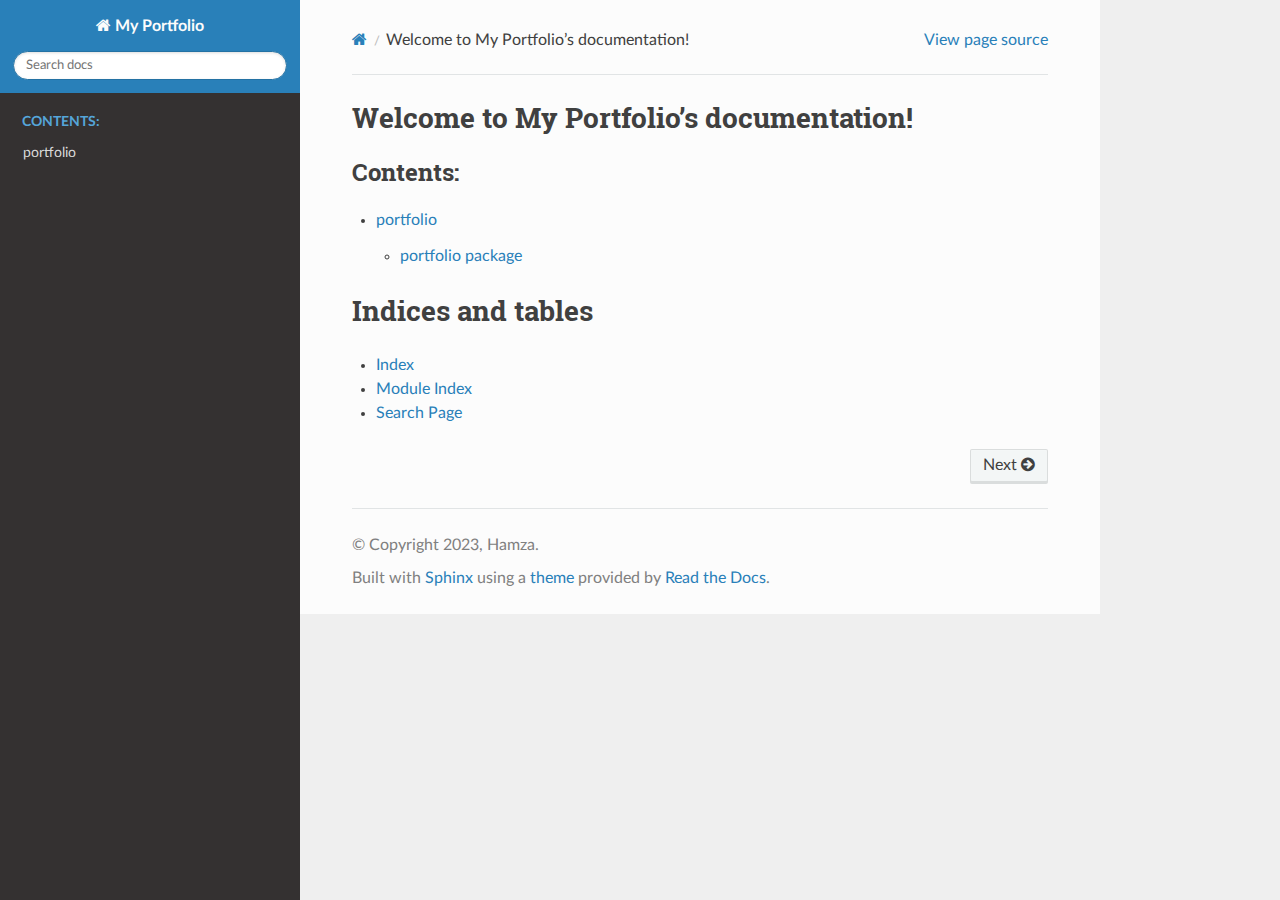
<file: docs/_build/html/index.html>
<!DOCTYPE html>
<html class="writer-html5" lang="en" >
<head>
  <meta charset="utf-8" /><meta name="generator" content="Docutils 0.18.1: http://docutils.sourceforge.net/" />

  <meta name="viewport" content="width=device-width, initial-scale=1.0" />
  <title>Welcome to My Portfolio’s documentation! &mdash; My Portfolio 00.00.01 documentation</title>
      <link rel="stylesheet" href="_static/pygments.css" type="text/css" />
      <link rel="stylesheet" href="_static/css/theme.css" type="text/css" />
  <!--[if lt IE 9]>
    <script src="_static/js/html5shiv.min.js"></script>
  <![endif]-->
  
        <script src="_static/jquery.js"></script>
        <script src="_static/_sphinx_javascript_frameworks_compat.js"></script>
        <script data-url_root="./" id="documentation_options" src="_static/documentation_options.js"></script>
        <script src="_static/doctools.js"></script>
        <script src="_static/sphinx_highlight.js"></script>
    <script src="_static/js/theme.js"></script>
    <link rel="index" title="Index" href="genindex.html" />
    <link rel="search" title="Search" href="search.html" />
    <link rel="next" title="portfolio" href="modules.html" /> 
</head>

<body class="wy-body-for-nav"> 
  <div class="wy-grid-for-nav">
    <nav data-toggle="wy-nav-shift" class="wy-nav-side">
      <div class="wy-side-scroll">
        <div class="wy-side-nav-search" >

          
          
          <a href="#" class="icon icon-home">
            My Portfolio
          </a>
<div role="search">
  <form id="rtd-search-form" class="wy-form" action="search.html" method="get">
    <input type="text" name="q" placeholder="Search docs" aria-label="Search docs" />
    <input type="hidden" name="check_keywords" value="yes" />
    <input type="hidden" name="area" value="default" />
  </form>
</div>
        </div><div class="wy-menu wy-menu-vertical" data-spy="affix" role="navigation" aria-label="Navigation menu">
              <p class="caption" role="heading"><span class="caption-text">Contents:</span></p>
<ul>
<li class="toctree-l1"><a class="reference internal" href="modules.html">portfolio</a></li>
</ul>

        </div>
      </div>
    </nav>

    <section data-toggle="wy-nav-shift" class="wy-nav-content-wrap"><nav class="wy-nav-top" aria-label="Mobile navigation menu" >
          <i data-toggle="wy-nav-top" class="fa fa-bars"></i>
          <a href="#">My Portfolio</a>
      </nav>

      <div class="wy-nav-content">
        <div class="rst-content">
          <div role="navigation" aria-label="Page navigation">
  <ul class="wy-breadcrumbs">
      <li><a href="#" class="icon icon-home" aria-label="Home"></a></li>
      <li class="breadcrumb-item active">Welcome to My Portfolio’s documentation!</li>
      <li class="wy-breadcrumbs-aside">
            <a href="_sources/index.rst.txt" rel="nofollow"> View page source</a>
      </li>
  </ul>
  <hr/>
</div>
          <div role="main" class="document" itemscope="itemscope" itemtype="http://schema.org/Article">
           <div itemprop="articleBody">
             
  <section id="welcome-to-my-portfolio-s-documentation">
<h1>Welcome to My Portfolio’s documentation!<a class="headerlink" href="#welcome-to-my-portfolio-s-documentation" title="Permalink to this heading"></a></h1>
<div class="toctree-wrapper compound">
<p class="caption" role="heading"><span class="caption-text">Contents:</span></p>
<ul>
<li class="toctree-l1"><a class="reference internal" href="modules.html">portfolio</a><ul>
<li class="toctree-l2"><a class="reference internal" href="portfolio.html">portfolio package</a></li>
</ul>
</li>
</ul>
</div>
</section>
<section id="indices-and-tables">
<h1>Indices and tables<a class="headerlink" href="#indices-and-tables" title="Permalink to this heading"></a></h1>
<ul class="simple">
<li><p><a class="reference internal" href="genindex.html"><span class="std std-ref">Index</span></a></p></li>
<li><p><a class="reference internal" href="py-modindex.html"><span class="std std-ref">Module Index</span></a></p></li>
<li><p><a class="reference internal" href="search.html"><span class="std std-ref">Search Page</span></a></p></li>
</ul>
</section>


           </div>
          </div>
          <footer><div class="rst-footer-buttons" role="navigation" aria-label="Footer">
        <a href="modules.html" class="btn btn-neutral float-right" title="portfolio" accesskey="n" rel="next">Next <span class="fa fa-arrow-circle-right" aria-hidden="true"></span></a>
    </div>

  <hr/>

  <div role="contentinfo">
    <p>&#169; Copyright 2023, Hamza.</p>
  </div>

  Built with <a href="https://www.sphinx-doc.org/">Sphinx</a> using a
    <a href="https://github.com/readthedocs/sphinx_rtd_theme">theme</a>
    provided by <a href="https://readthedocs.org">Read the Docs</a>.
   

</footer>
        </div>
      </div>
    </section>
  </div>
  <script>
      jQuery(function () {
          SphinxRtdTheme.Navigation.enable(true);
      });
  </script> 

</body>
</html>
</file>
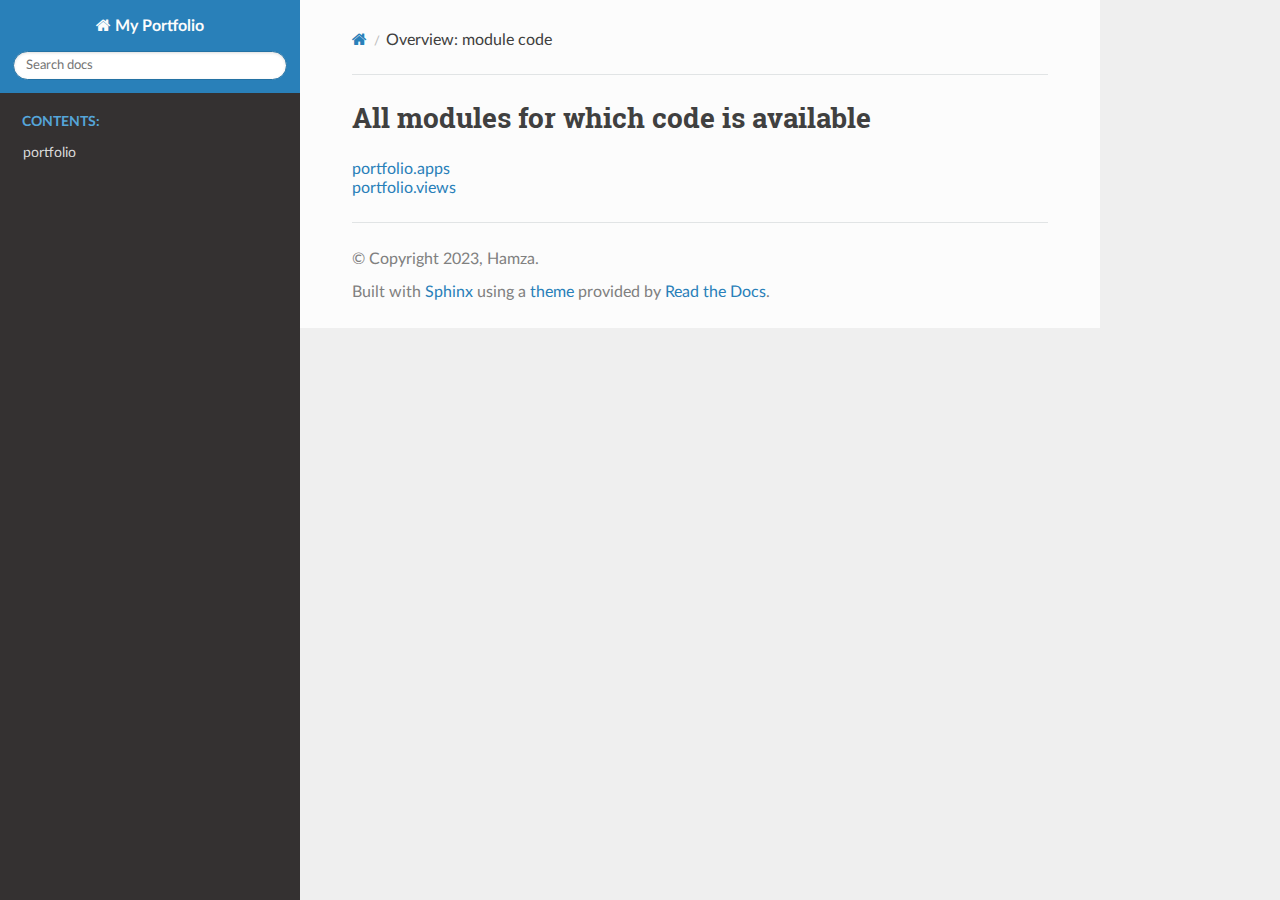
<file: docs/_build/html/_modules/index.html>
<!DOCTYPE html>
<html class="writer-html5" lang="en" >
<head>
  <meta charset="utf-8" />
  <meta name="viewport" content="width=device-width, initial-scale=1.0" />
  <title>Overview: module code &mdash; My Portfolio 00.00.01 documentation</title>
      <link rel="stylesheet" href="../_static/pygments.css" type="text/css" />
      <link rel="stylesheet" href="../_static/css/theme.css" type="text/css" />
  <!--[if lt IE 9]>
    <script src="../_static/js/html5shiv.min.js"></script>
  <![endif]-->
  
        <script src="../_static/jquery.js"></script>
        <script src="../_static/_sphinx_javascript_frameworks_compat.js"></script>
        <script data-url_root="../" id="documentation_options" src="../_static/documentation_options.js"></script>
        <script src="../_static/doctools.js"></script>
        <script src="../_static/sphinx_highlight.js"></script>
    <script src="../_static/js/theme.js"></script>
    <link rel="index" title="Index" href="../genindex.html" />
    <link rel="search" title="Search" href="../search.html" /> 
</head>

<body class="wy-body-for-nav"> 
  <div class="wy-grid-for-nav">
    <nav data-toggle="wy-nav-shift" class="wy-nav-side">
      <div class="wy-side-scroll">
        <div class="wy-side-nav-search" >

          
          
          <a href="../index.html" class="icon icon-home">
            My Portfolio
          </a>
<div role="search">
  <form id="rtd-search-form" class="wy-form" action="../search.html" method="get">
    <input type="text" name="q" placeholder="Search docs" aria-label="Search docs" />
    <input type="hidden" name="check_keywords" value="yes" />
    <input type="hidden" name="area" value="default" />
  </form>
</div>
        </div><div class="wy-menu wy-menu-vertical" data-spy="affix" role="navigation" aria-label="Navigation menu">
              <p class="caption" role="heading"><span class="caption-text">Contents:</span></p>
<ul>
<li class="toctree-l1"><a class="reference internal" href="../modules.html">portfolio</a></li>
</ul>

        </div>
      </div>
    </nav>

    <section data-toggle="wy-nav-shift" class="wy-nav-content-wrap"><nav class="wy-nav-top" aria-label="Mobile navigation menu" >
          <i data-toggle="wy-nav-top" class="fa fa-bars"></i>
          <a href="../index.html">My Portfolio</a>
      </nav>

      <div class="wy-nav-content">
        <div class="rst-content">
          <div role="navigation" aria-label="Page navigation">
  <ul class="wy-breadcrumbs">
      <li><a href="../index.html" class="icon icon-home" aria-label="Home"></a></li>
      <li class="breadcrumb-item active">Overview: module code</li>
      <li class="wy-breadcrumbs-aside">
      </li>
  </ul>
  <hr/>
</div>
          <div role="main" class="document" itemscope="itemscope" itemtype="http://schema.org/Article">
           <div itemprop="articleBody">
             
  <h1>All modules for which code is available</h1>
<ul><li><a href="portfolio/apps.html">portfolio.apps</a></li>
<li><a href="portfolio/views.html">portfolio.views</a></li>
</ul>

           </div>
          </div>
          <footer>

  <hr/>

  <div role="contentinfo">
    <p>&#169; Copyright 2023, Hamza.</p>
  </div>

  Built with <a href="https://www.sphinx-doc.org/">Sphinx</a> using a
    <a href="https://github.com/readthedocs/sphinx_rtd_theme">theme</a>
    provided by <a href="https://readthedocs.org">Read the Docs</a>.
   

</footer>
        </div>
      </div>
    </section>
  </div>
  <script>
      jQuery(function () {
          SphinxRtdTheme.Navigation.enable(true);
      });
  </script> 

</body>
</html>
</file>
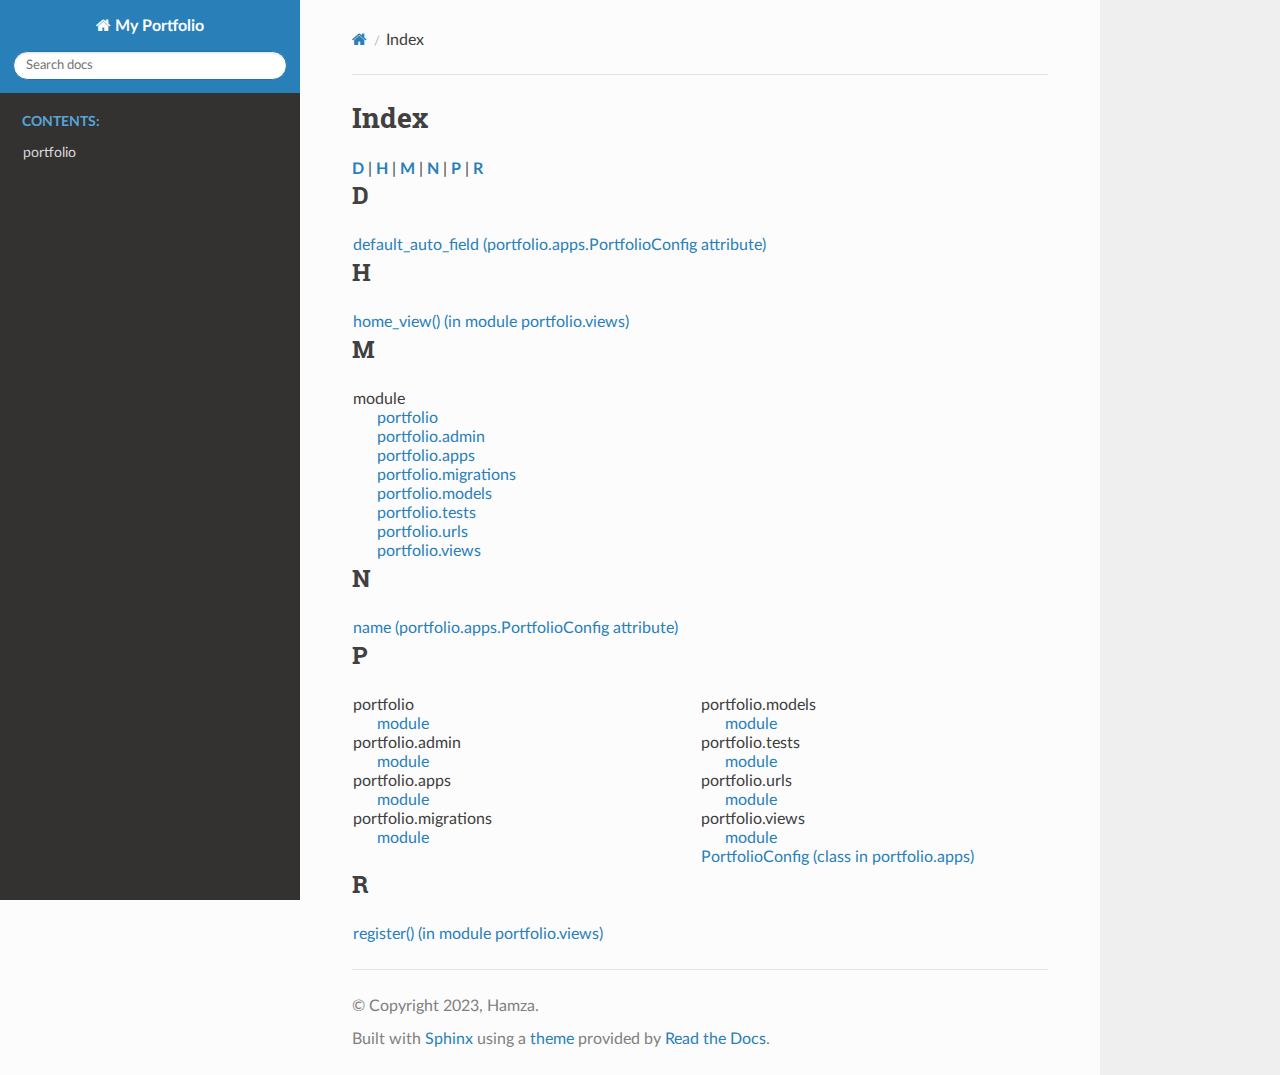
<file: docs/_build/html/genindex.html>
<!DOCTYPE html>
<html class="writer-html5" lang="en" >
<head>
  <meta charset="utf-8" />
  <meta name="viewport" content="width=device-width, initial-scale=1.0" />
  <title>Index &mdash; My Portfolio 00.00.01 documentation</title>
      <link rel="stylesheet" href="_static/pygments.css" type="text/css" />
      <link rel="stylesheet" href="_static/css/theme.css" type="text/css" />
  <!--[if lt IE 9]>
    <script src="_static/js/html5shiv.min.js"></script>
  <![endif]-->
  
        <script src="_static/jquery.js"></script>
        <script src="_static/_sphinx_javascript_frameworks_compat.js"></script>
        <script data-url_root="./" id="documentation_options" src="_static/documentation_options.js"></script>
        <script src="_static/doctools.js"></script>
        <script src="_static/sphinx_highlight.js"></script>
    <script src="_static/js/theme.js"></script>
    <link rel="index" title="Index" href="#" />
    <link rel="search" title="Search" href="search.html" /> 
</head>

<body class="wy-body-for-nav"> 
  <div class="wy-grid-for-nav">
    <nav data-toggle="wy-nav-shift" class="wy-nav-side">
      <div class="wy-side-scroll">
        <div class="wy-side-nav-search" >

          
          
          <a href="index.html" class="icon icon-home">
            My Portfolio
          </a>
<div role="search">
  <form id="rtd-search-form" class="wy-form" action="search.html" method="get">
    <input type="text" name="q" placeholder="Search docs" aria-label="Search docs" />
    <input type="hidden" name="check_keywords" value="yes" />
    <input type="hidden" name="area" value="default" />
  </form>
</div>
        </div><div class="wy-menu wy-menu-vertical" data-spy="affix" role="navigation" aria-label="Navigation menu">
              <p class="caption" role="heading"><span class="caption-text">Contents:</span></p>
<ul>
<li class="toctree-l1"><a class="reference internal" href="modules.html">portfolio</a></li>
</ul>

        </div>
      </div>
    </nav>

    <section data-toggle="wy-nav-shift" class="wy-nav-content-wrap"><nav class="wy-nav-top" aria-label="Mobile navigation menu" >
          <i data-toggle="wy-nav-top" class="fa fa-bars"></i>
          <a href="index.html">My Portfolio</a>
      </nav>

      <div class="wy-nav-content">
        <div class="rst-content">
          <div role="navigation" aria-label="Page navigation">
  <ul class="wy-breadcrumbs">
      <li><a href="index.html" class="icon icon-home" aria-label="Home"></a></li>
      <li class="breadcrumb-item active">Index</li>
      <li class="wy-breadcrumbs-aside">
      </li>
  </ul>
  <hr/>
</div>
          <div role="main" class="document" itemscope="itemscope" itemtype="http://schema.org/Article">
           <div itemprop="articleBody">
             

<h1 id="index">Index</h1>

<div class="genindex-jumpbox">
 <a href="#D"><strong>D</strong></a>
 | <a href="#H"><strong>H</strong></a>
 | <a href="#M"><strong>M</strong></a>
 | <a href="#N"><strong>N</strong></a>
 | <a href="#P"><strong>P</strong></a>
 | <a href="#R"><strong>R</strong></a>
 
</div>
<h2 id="D">D</h2>
<table style="width: 100%" class="indextable genindextable"><tr>
  <td style="width: 33%; vertical-align: top;"><ul>
      <li><a href="portfolio.html#portfolio.apps.PortfolioConfig.default_auto_field">default_auto_field (portfolio.apps.PortfolioConfig attribute)</a>
</li>
  </ul></td>
</tr></table>

<h2 id="H">H</h2>
<table style="width: 100%" class="indextable genindextable"><tr>
  <td style="width: 33%; vertical-align: top;"><ul>
      <li><a href="portfolio.html#portfolio.views.home_view">home_view() (in module portfolio.views)</a>
</li>
  </ul></td>
</tr></table>

<h2 id="M">M</h2>
<table style="width: 100%" class="indextable genindextable"><tr>
  <td style="width: 33%; vertical-align: top;"><ul>
      <li>
    module

      <ul>
        <li><a href="portfolio.html#module-portfolio">portfolio</a>
</li>
        <li><a href="portfolio.html#module-portfolio.admin">portfolio.admin</a>
</li>
        <li><a href="portfolio.html#module-portfolio.apps">portfolio.apps</a>
</li>
        <li><a href="portfolio.migrations.html#module-portfolio.migrations">portfolio.migrations</a>
</li>
        <li><a href="portfolio.html#module-portfolio.models">portfolio.models</a>
</li>
        <li><a href="portfolio.html#module-portfolio.tests">portfolio.tests</a>
</li>
        <li><a href="portfolio.html#module-portfolio.urls">portfolio.urls</a>
</li>
        <li><a href="portfolio.html#module-portfolio.views">portfolio.views</a>
</li>
      </ul></li>
  </ul></td>
</tr></table>

<h2 id="N">N</h2>
<table style="width: 100%" class="indextable genindextable"><tr>
  <td style="width: 33%; vertical-align: top;"><ul>
      <li><a href="portfolio.html#portfolio.apps.PortfolioConfig.name">name (portfolio.apps.PortfolioConfig attribute)</a>
</li>
  </ul></td>
</tr></table>

<h2 id="P">P</h2>
<table style="width: 100%" class="indextable genindextable"><tr>
  <td style="width: 33%; vertical-align: top;"><ul>
      <li>
    portfolio

      <ul>
        <li><a href="portfolio.html#module-portfolio">module</a>
</li>
      </ul></li>
      <li>
    portfolio.admin

      <ul>
        <li><a href="portfolio.html#module-portfolio.admin">module</a>
</li>
      </ul></li>
      <li>
    portfolio.apps

      <ul>
        <li><a href="portfolio.html#module-portfolio.apps">module</a>
</li>
      </ul></li>
      <li>
    portfolio.migrations

      <ul>
        <li><a href="portfolio.migrations.html#module-portfolio.migrations">module</a>
</li>
      </ul></li>
  </ul></td>
  <td style="width: 33%; vertical-align: top;"><ul>
      <li>
    portfolio.models

      <ul>
        <li><a href="portfolio.html#module-portfolio.models">module</a>
</li>
      </ul></li>
      <li>
    portfolio.tests

      <ul>
        <li><a href="portfolio.html#module-portfolio.tests">module</a>
</li>
      </ul></li>
      <li>
    portfolio.urls

      <ul>
        <li><a href="portfolio.html#module-portfolio.urls">module</a>
</li>
      </ul></li>
      <li>
    portfolio.views

      <ul>
        <li><a href="portfolio.html#module-portfolio.views">module</a>
</li>
      </ul></li>
      <li><a href="portfolio.html#portfolio.apps.PortfolioConfig">PortfolioConfig (class in portfolio.apps)</a>
</li>
  </ul></td>
</tr></table>

<h2 id="R">R</h2>
<table style="width: 100%" class="indextable genindextable"><tr>
  <td style="width: 33%; vertical-align: top;"><ul>
      <li><a href="portfolio.html#portfolio.views.register">register() (in module portfolio.views)</a>
</li>
  </ul></td>
</tr></table>



           </div>
          </div>
          <footer>

  <hr/>

  <div role="contentinfo">
    <p>&#169; Copyright 2023, Hamza.</p>
  </div>

  Built with <a href="https://www.sphinx-doc.org/">Sphinx</a> using a
    <a href="https://github.com/readthedocs/sphinx_rtd_theme">theme</a>
    provided by <a href="https://readthedocs.org">Read the Docs</a>.
   

</footer>
        </div>
      </div>
    </section>
  </div>
  <script>
      jQuery(function () {
          SphinxRtdTheme.Navigation.enable(true);
      });
  </script> 

</body>
</html>
</file>
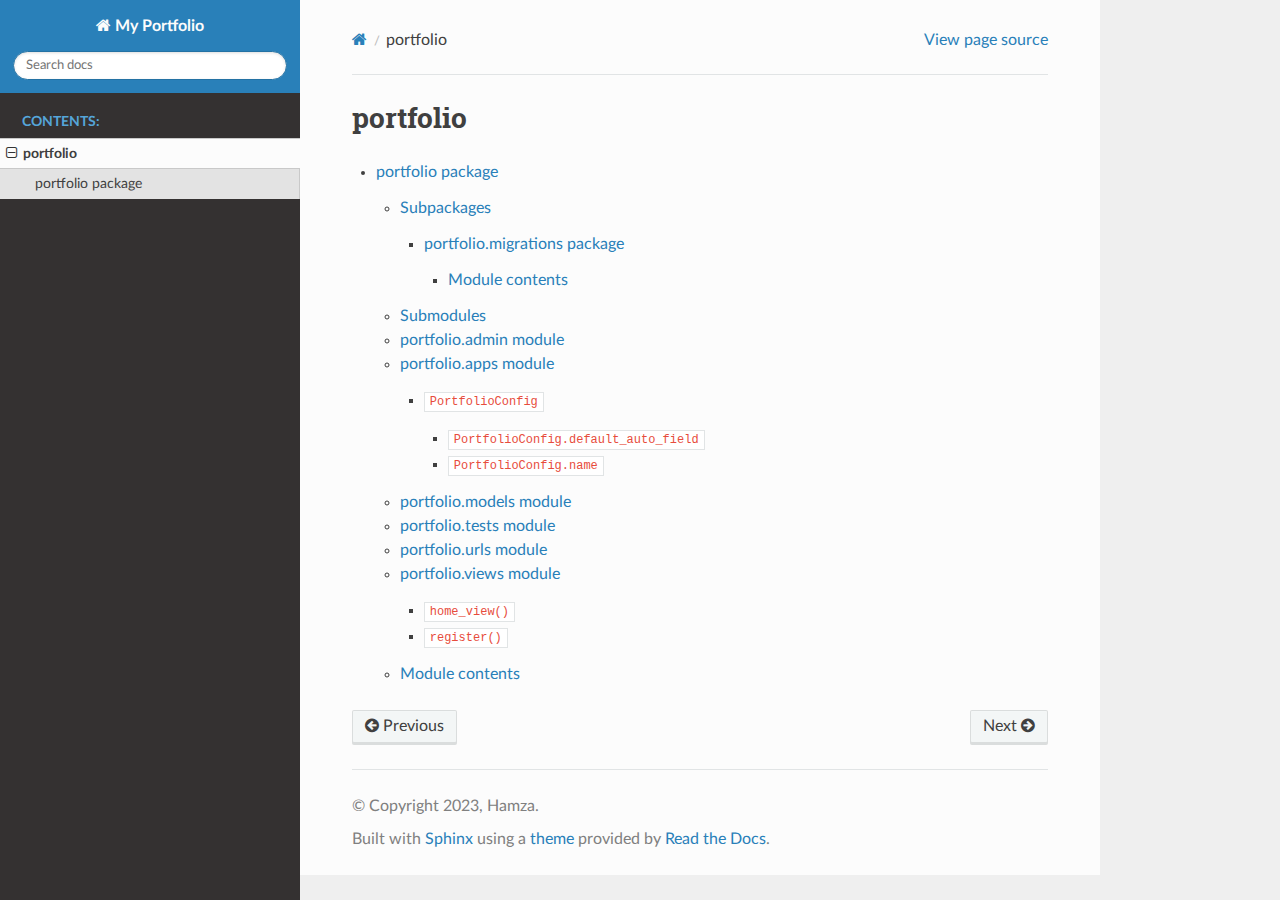
<file: docs/_build/html/modules.html>
<!DOCTYPE html>
<html class="writer-html5" lang="en" >
<head>
  <meta charset="utf-8" /><meta name="generator" content="Docutils 0.18.1: http://docutils.sourceforge.net/" />

  <meta name="viewport" content="width=device-width, initial-scale=1.0" />
  <title>portfolio &mdash; My Portfolio 00.00.01 documentation</title>
      <link rel="stylesheet" href="_static/pygments.css" type="text/css" />
      <link rel="stylesheet" href="_static/css/theme.css" type="text/css" />
  <!--[if lt IE 9]>
    <script src="_static/js/html5shiv.min.js"></script>
  <![endif]-->
  
        <script src="_static/jquery.js"></script>
        <script src="_static/_sphinx_javascript_frameworks_compat.js"></script>
        <script data-url_root="./" id="documentation_options" src="_static/documentation_options.js"></script>
        <script src="_static/doctools.js"></script>
        <script src="_static/sphinx_highlight.js"></script>
    <script src="_static/js/theme.js"></script>
    <link rel="index" title="Index" href="genindex.html" />
    <link rel="search" title="Search" href="search.html" />
    <link rel="next" title="portfolio package" href="portfolio.html" />
    <link rel="prev" title="Welcome to My Portfolio’s documentation!" href="index.html" /> 
</head>

<body class="wy-body-for-nav"> 
  <div class="wy-grid-for-nav">
    <nav data-toggle="wy-nav-shift" class="wy-nav-side">
      <div class="wy-side-scroll">
        <div class="wy-side-nav-search" >

          
          
          <a href="index.html" class="icon icon-home">
            My Portfolio
          </a>
<div role="search">
  <form id="rtd-search-form" class="wy-form" action="search.html" method="get">
    <input type="text" name="q" placeholder="Search docs" aria-label="Search docs" />
    <input type="hidden" name="check_keywords" value="yes" />
    <input type="hidden" name="area" value="default" />
  </form>
</div>
        </div><div class="wy-menu wy-menu-vertical" data-spy="affix" role="navigation" aria-label="Navigation menu">
              <p class="caption" role="heading"><span class="caption-text">Contents:</span></p>
<ul class="current">
<li class="toctree-l1 current"><a class="current reference internal" href="#">portfolio</a><ul>
<li class="toctree-l2"><a class="reference internal" href="portfolio.html">portfolio package</a></li>
</ul>
</li>
</ul>

        </div>
      </div>
    </nav>

    <section data-toggle="wy-nav-shift" class="wy-nav-content-wrap"><nav class="wy-nav-top" aria-label="Mobile navigation menu" >
          <i data-toggle="wy-nav-top" class="fa fa-bars"></i>
          <a href="index.html">My Portfolio</a>
      </nav>

      <div class="wy-nav-content">
        <div class="rst-content">
          <div role="navigation" aria-label="Page navigation">
  <ul class="wy-breadcrumbs">
      <li><a href="index.html" class="icon icon-home" aria-label="Home"></a></li>
      <li class="breadcrumb-item active">portfolio</li>
      <li class="wy-breadcrumbs-aside">
            <a href="_sources/modules.rst.txt" rel="nofollow"> View page source</a>
      </li>
  </ul>
  <hr/>
</div>
          <div role="main" class="document" itemscope="itemscope" itemtype="http://schema.org/Article">
           <div itemprop="articleBody">
             
  <section id="portfolio">
<h1>portfolio<a class="headerlink" href="#portfolio" title="Permalink to this heading"></a></h1>
<div class="toctree-wrapper compound">
<ul>
<li class="toctree-l1"><a class="reference internal" href="portfolio.html">portfolio package</a><ul>
<li class="toctree-l2"><a class="reference internal" href="portfolio.html#subpackages">Subpackages</a><ul>
<li class="toctree-l3"><a class="reference internal" href="portfolio.migrations.html">portfolio.migrations package</a><ul>
<li class="toctree-l4"><a class="reference internal" href="portfolio.migrations.html#module-portfolio.migrations">Module contents</a></li>
</ul>
</li>
</ul>
</li>
<li class="toctree-l2"><a class="reference internal" href="portfolio.html#submodules">Submodules</a></li>
<li class="toctree-l2"><a class="reference internal" href="portfolio.html#module-portfolio.admin">portfolio.admin module</a></li>
<li class="toctree-l2"><a class="reference internal" href="portfolio.html#module-portfolio.apps">portfolio.apps module</a><ul>
<li class="toctree-l3"><a class="reference internal" href="portfolio.html#portfolio.apps.PortfolioConfig"><code class="docutils literal notranslate"><span class="pre">PortfolioConfig</span></code></a><ul>
<li class="toctree-l4"><a class="reference internal" href="portfolio.html#portfolio.apps.PortfolioConfig.default_auto_field"><code class="docutils literal notranslate"><span class="pre">PortfolioConfig.default_auto_field</span></code></a></li>
<li class="toctree-l4"><a class="reference internal" href="portfolio.html#portfolio.apps.PortfolioConfig.name"><code class="docutils literal notranslate"><span class="pre">PortfolioConfig.name</span></code></a></li>
</ul>
</li>
</ul>
</li>
<li class="toctree-l2"><a class="reference internal" href="portfolio.html#module-portfolio.models">portfolio.models module</a></li>
<li class="toctree-l2"><a class="reference internal" href="portfolio.html#module-portfolio.tests">portfolio.tests module</a></li>
<li class="toctree-l2"><a class="reference internal" href="portfolio.html#module-portfolio.urls">portfolio.urls module</a></li>
<li class="toctree-l2"><a class="reference internal" href="portfolio.html#module-portfolio.views">portfolio.views module</a><ul>
<li class="toctree-l3"><a class="reference internal" href="portfolio.html#portfolio.views.home_view"><code class="docutils literal notranslate"><span class="pre">home_view()</span></code></a></li>
<li class="toctree-l3"><a class="reference internal" href="portfolio.html#portfolio.views.register"><code class="docutils literal notranslate"><span class="pre">register()</span></code></a></li>
</ul>
</li>
<li class="toctree-l2"><a class="reference internal" href="portfolio.html#module-portfolio">Module contents</a></li>
</ul>
</li>
</ul>
</div>
</section>


           </div>
          </div>
          <footer><div class="rst-footer-buttons" role="navigation" aria-label="Footer">
        <a href="index.html" class="btn btn-neutral float-left" title="Welcome to My Portfolio’s documentation!" accesskey="p" rel="prev"><span class="fa fa-arrow-circle-left" aria-hidden="true"></span> Previous</a>
        <a href="portfolio.html" class="btn btn-neutral float-right" title="portfolio package" accesskey="n" rel="next">Next <span class="fa fa-arrow-circle-right" aria-hidden="true"></span></a>
    </div>

  <hr/>

  <div role="contentinfo">
    <p>&#169; Copyright 2023, Hamza.</p>
  </div>

  Built with <a href="https://www.sphinx-doc.org/">Sphinx</a> using a
    <a href="https://github.com/readthedocs/sphinx_rtd_theme">theme</a>
    provided by <a href="https://readthedocs.org">Read the Docs</a>.
   

</footer>
        </div>
      </div>
    </section>
  </div>
  <script>
      jQuery(function () {
          SphinxRtdTheme.Navigation.enable(true);
      });
  </script> 

</body>
</html>
</file>
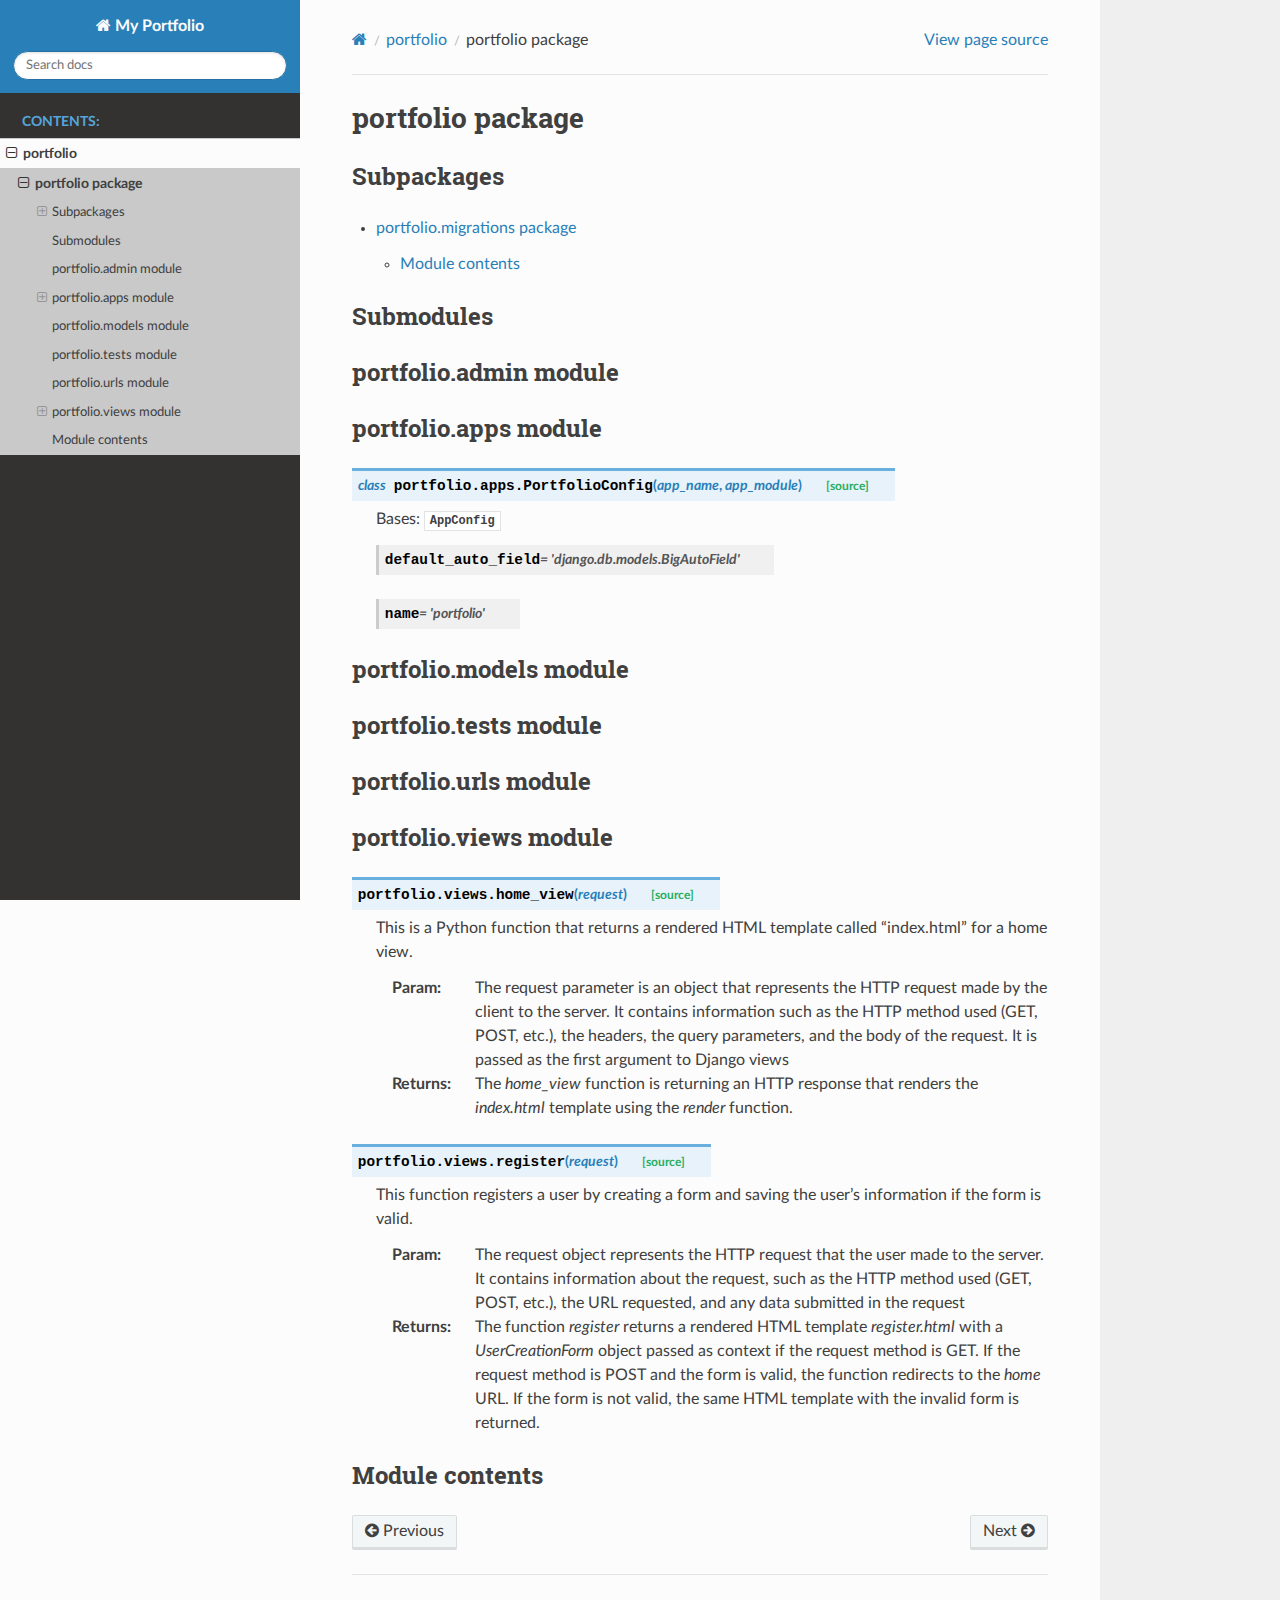
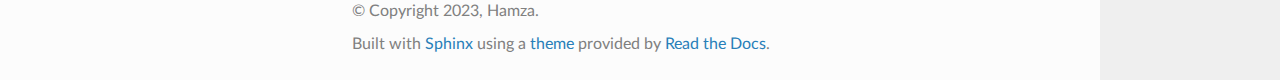
<file: docs/_build/html/portfolio.html>
<!DOCTYPE html>
<html class="writer-html5" lang="en" >
<head>
  <meta charset="utf-8" /><meta name="generator" content="Docutils 0.18.1: http://docutils.sourceforge.net/" />

  <meta name="viewport" content="width=device-width, initial-scale=1.0" />
  <title>portfolio package &mdash; My Portfolio 00.00.01 documentation</title>
      <link rel="stylesheet" href="_static/pygments.css" type="text/css" />
      <link rel="stylesheet" href="_static/css/theme.css" type="text/css" />
  <!--[if lt IE 9]>
    <script src="_static/js/html5shiv.min.js"></script>
  <![endif]-->
  
        <script src="_static/jquery.js"></script>
        <script src="_static/_sphinx_javascript_frameworks_compat.js"></script>
        <script data-url_root="./" id="documentation_options" src="_static/documentation_options.js"></script>
        <script src="_static/doctools.js"></script>
        <script src="_static/sphinx_highlight.js"></script>
    <script src="_static/js/theme.js"></script>
    <link rel="index" title="Index" href="genindex.html" />
    <link rel="search" title="Search" href="search.html" />
    <link rel="next" title="portfolio.migrations package" href="portfolio.migrations.html" />
    <link rel="prev" title="portfolio" href="modules.html" /> 
</head>

<body class="wy-body-for-nav"> 
  <div class="wy-grid-for-nav">
    <nav data-toggle="wy-nav-shift" class="wy-nav-side">
      <div class="wy-side-scroll">
        <div class="wy-side-nav-search" >

          
          
          <a href="index.html" class="icon icon-home">
            My Portfolio
          </a>
<div role="search">
  <form id="rtd-search-form" class="wy-form" action="search.html" method="get">
    <input type="text" name="q" placeholder="Search docs" aria-label="Search docs" />
    <input type="hidden" name="check_keywords" value="yes" />
    <input type="hidden" name="area" value="default" />
  </form>
</div>
        </div><div class="wy-menu wy-menu-vertical" data-spy="affix" role="navigation" aria-label="Navigation menu">
              <p class="caption" role="heading"><span class="caption-text">Contents:</span></p>
<ul class="current">
<li class="toctree-l1 current"><a class="reference internal" href="modules.html">portfolio</a><ul class="current">
<li class="toctree-l2 current"><a class="current reference internal" href="#">portfolio package</a><ul>
<li class="toctree-l3"><a class="reference internal" href="#subpackages">Subpackages</a><ul>
<li class="toctree-l4"><a class="reference internal" href="portfolio.migrations.html">portfolio.migrations package</a></li>
</ul>
</li>
<li class="toctree-l3"><a class="reference internal" href="#submodules">Submodules</a></li>
<li class="toctree-l3"><a class="reference internal" href="#module-portfolio.admin">portfolio.admin module</a></li>
<li class="toctree-l3"><a class="reference internal" href="#module-portfolio.apps">portfolio.apps module</a><ul>
<li class="toctree-l4"><a class="reference internal" href="#portfolio.apps.PortfolioConfig"><code class="docutils literal notranslate"><span class="pre">PortfolioConfig</span></code></a></li>
</ul>
</li>
<li class="toctree-l3"><a class="reference internal" href="#module-portfolio.models">portfolio.models module</a></li>
<li class="toctree-l3"><a class="reference internal" href="#module-portfolio.tests">portfolio.tests module</a></li>
<li class="toctree-l3"><a class="reference internal" href="#module-portfolio.urls">portfolio.urls module</a></li>
<li class="toctree-l3"><a class="reference internal" href="#module-portfolio.views">portfolio.views module</a><ul>
<li class="toctree-l4"><a class="reference internal" href="#portfolio.views.home_view"><code class="docutils literal notranslate"><span class="pre">home_view()</span></code></a></li>
<li class="toctree-l4"><a class="reference internal" href="#portfolio.views.register"><code class="docutils literal notranslate"><span class="pre">register()</span></code></a></li>
</ul>
</li>
<li class="toctree-l3"><a class="reference internal" href="#module-portfolio">Module contents</a></li>
</ul>
</li>
</ul>
</li>
</ul>

        </div>
      </div>
    </nav>

    <section data-toggle="wy-nav-shift" class="wy-nav-content-wrap"><nav class="wy-nav-top" aria-label="Mobile navigation menu" >
          <i data-toggle="wy-nav-top" class="fa fa-bars"></i>
          <a href="index.html">My Portfolio</a>
      </nav>

      <div class="wy-nav-content">
        <div class="rst-content">
          <div role="navigation" aria-label="Page navigation">
  <ul class="wy-breadcrumbs">
      <li><a href="index.html" class="icon icon-home" aria-label="Home"></a></li>
          <li class="breadcrumb-item"><a href="modules.html">portfolio</a></li>
      <li class="breadcrumb-item active">portfolio package</li>
      <li class="wy-breadcrumbs-aside">
            <a href="_sources/portfolio.rst.txt" rel="nofollow"> View page source</a>
      </li>
  </ul>
  <hr/>
</div>
          <div role="main" class="document" itemscope="itemscope" itemtype="http://schema.org/Article">
           <div itemprop="articleBody">
             
  <section id="portfolio-package">
<h1>portfolio package<a class="headerlink" href="#portfolio-package" title="Permalink to this heading"></a></h1>
<section id="subpackages">
<h2>Subpackages<a class="headerlink" href="#subpackages" title="Permalink to this heading"></a></h2>
<div class="toctree-wrapper compound">
<ul>
<li class="toctree-l1"><a class="reference internal" href="portfolio.migrations.html">portfolio.migrations package</a><ul>
<li class="toctree-l2"><a class="reference internal" href="portfolio.migrations.html#module-portfolio.migrations">Module contents</a></li>
</ul>
</li>
</ul>
</div>
</section>
<section id="submodules">
<h2>Submodules<a class="headerlink" href="#submodules" title="Permalink to this heading"></a></h2>
</section>
<section id="module-portfolio.admin">
<span id="portfolio-admin-module"></span><h2>portfolio.admin module<a class="headerlink" href="#module-portfolio.admin" title="Permalink to this heading"></a></h2>
</section>
<section id="module-portfolio.apps">
<span id="portfolio-apps-module"></span><h2>portfolio.apps module<a class="headerlink" href="#module-portfolio.apps" title="Permalink to this heading"></a></h2>
<dl class="py class">
<dt class="sig sig-object py" id="portfolio.apps.PortfolioConfig">
<em class="property"><span class="pre">class</span><span class="w"> </span></em><span class="sig-prename descclassname"><span class="pre">portfolio.apps.</span></span><span class="sig-name descname"><span class="pre">PortfolioConfig</span></span><span class="sig-paren">(</span><em class="sig-param"><span class="n"><span class="pre">app_name</span></span></em>, <em class="sig-param"><span class="n"><span class="pre">app_module</span></span></em><span class="sig-paren">)</span><a class="reference internal" href="_modules/portfolio/apps.html#PortfolioConfig"><span class="viewcode-link"><span class="pre">[source]</span></span></a><a class="headerlink" href="#portfolio.apps.PortfolioConfig" title="Permalink to this definition"></a></dt>
<dd><p>Bases: <code class="xref py py-class docutils literal notranslate"><span class="pre">AppConfig</span></code></p>
<dl class="py attribute">
<dt class="sig sig-object py" id="portfolio.apps.PortfolioConfig.default_auto_field">
<span class="sig-name descname"><span class="pre">default_auto_field</span></span><em class="property"><span class="w"> </span><span class="p"><span class="pre">=</span></span><span class="w"> </span><span class="pre">'django.db.models.BigAutoField'</span></em><a class="headerlink" href="#portfolio.apps.PortfolioConfig.default_auto_field" title="Permalink to this definition"></a></dt>
<dd></dd></dl>

<dl class="py attribute">
<dt class="sig sig-object py" id="portfolio.apps.PortfolioConfig.name">
<span class="sig-name descname"><span class="pre">name</span></span><em class="property"><span class="w"> </span><span class="p"><span class="pre">=</span></span><span class="w"> </span><span class="pre">'portfolio'</span></em><a class="headerlink" href="#portfolio.apps.PortfolioConfig.name" title="Permalink to this definition"></a></dt>
<dd></dd></dl>

</dd></dl>

</section>
<section id="module-portfolio.models">
<span id="portfolio-models-module"></span><h2>portfolio.models module<a class="headerlink" href="#module-portfolio.models" title="Permalink to this heading"></a></h2>
</section>
<section id="module-portfolio.tests">
<span id="portfolio-tests-module"></span><h2>portfolio.tests module<a class="headerlink" href="#module-portfolio.tests" title="Permalink to this heading"></a></h2>
</section>
<section id="module-portfolio.urls">
<span id="portfolio-urls-module"></span><h2>portfolio.urls module<a class="headerlink" href="#module-portfolio.urls" title="Permalink to this heading"></a></h2>
</section>
<section id="module-portfolio.views">
<span id="portfolio-views-module"></span><h2>portfolio.views module<a class="headerlink" href="#module-portfolio.views" title="Permalink to this heading"></a></h2>
<dl class="py function">
<dt class="sig sig-object py" id="portfolio.views.home_view">
<span class="sig-prename descclassname"><span class="pre">portfolio.views.</span></span><span class="sig-name descname"><span class="pre">home_view</span></span><span class="sig-paren">(</span><em class="sig-param"><span class="n"><span class="pre">request</span></span></em><span class="sig-paren">)</span><a class="reference internal" href="_modules/portfolio/views.html#home_view"><span class="viewcode-link"><span class="pre">[source]</span></span></a><a class="headerlink" href="#portfolio.views.home_view" title="Permalink to this definition"></a></dt>
<dd><p>This is a Python function that returns a rendered HTML template called “index.html” for a home view.</p>
<dl class="field-list simple">
<dt class="field-odd">Param<span class="colon">:</span></dt>
<dd class="field-odd"><p>The request parameter is an object that represents the HTTP request made by the client to the server. It contains information such as the HTTP method used (GET, POST, etc.), the headers, the query parameters, and the body of the request. It is passed as the first argument to Django views</p>
</dd>
<dt class="field-even">Returns<span class="colon">:</span></dt>
<dd class="field-even"><p>The <cite>home_view</cite> function is returning an HTTP response that renders the <cite>index.html</cite> template using the <cite>render</cite> function.</p>
</dd>
</dl>
</dd></dl>

<dl class="py function">
<dt class="sig sig-object py" id="portfolio.views.register">
<span class="sig-prename descclassname"><span class="pre">portfolio.views.</span></span><span class="sig-name descname"><span class="pre">register</span></span><span class="sig-paren">(</span><em class="sig-param"><span class="n"><span class="pre">request</span></span></em><span class="sig-paren">)</span><a class="reference internal" href="_modules/portfolio/views.html#register"><span class="viewcode-link"><span class="pre">[source]</span></span></a><a class="headerlink" href="#portfolio.views.register" title="Permalink to this definition"></a></dt>
<dd><p>This function registers a user by creating a form and saving the user’s information if the form is
valid.</p>
<dl class="field-list simple">
<dt class="field-odd">Param<span class="colon">:</span></dt>
<dd class="field-odd"><p>The request object represents the HTTP request that the user made to the server. It contains information about the request, such as the HTTP method used (GET, POST, etc.), the URL requested, and any data submitted in the request</p>
</dd>
<dt class="field-even">Returns<span class="colon">:</span></dt>
<dd class="field-even"><p>The function <cite>register</cite> returns a rendered HTML template <cite>register.html</cite> with a <cite>UserCreationForm</cite> object passed as context if the request method is GET. If the request method is POST and the form is valid, the function redirects to the <cite>home</cite> URL. If the form is not valid, the same HTML template with the invalid form is returned.</p>
</dd>
</dl>
</dd></dl>

</section>
<section id="module-portfolio">
<span id="module-contents"></span><h2>Module contents<a class="headerlink" href="#module-portfolio" title="Permalink to this heading"></a></h2>
</section>
</section>


           </div>
          </div>
          <footer><div class="rst-footer-buttons" role="navigation" aria-label="Footer">
        <a href="modules.html" class="btn btn-neutral float-left" title="portfolio" accesskey="p" rel="prev"><span class="fa fa-arrow-circle-left" aria-hidden="true"></span> Previous</a>
        <a href="portfolio.migrations.html" class="btn btn-neutral float-right" title="portfolio.migrations package" accesskey="n" rel="next">Next <span class="fa fa-arrow-circle-right" aria-hidden="true"></span></a>
    </div>

  <hr/>

  <div role="contentinfo">
    <p>&#169; Copyright 2023, Hamza.</p>
  </div>

  Built with <a href="https://www.sphinx-doc.org/">Sphinx</a> using a
    <a href="https://github.com/readthedocs/sphinx_rtd_theme">theme</a>
    provided by <a href="https://readthedocs.org">Read the Docs</a>.
   

</footer>
        </div>
      </div>
    </section>
  </div>
  <script>
      jQuery(function () {
          SphinxRtdTheme.Navigation.enable(true);
      });
  </script> 

</body>
</html>
</file>
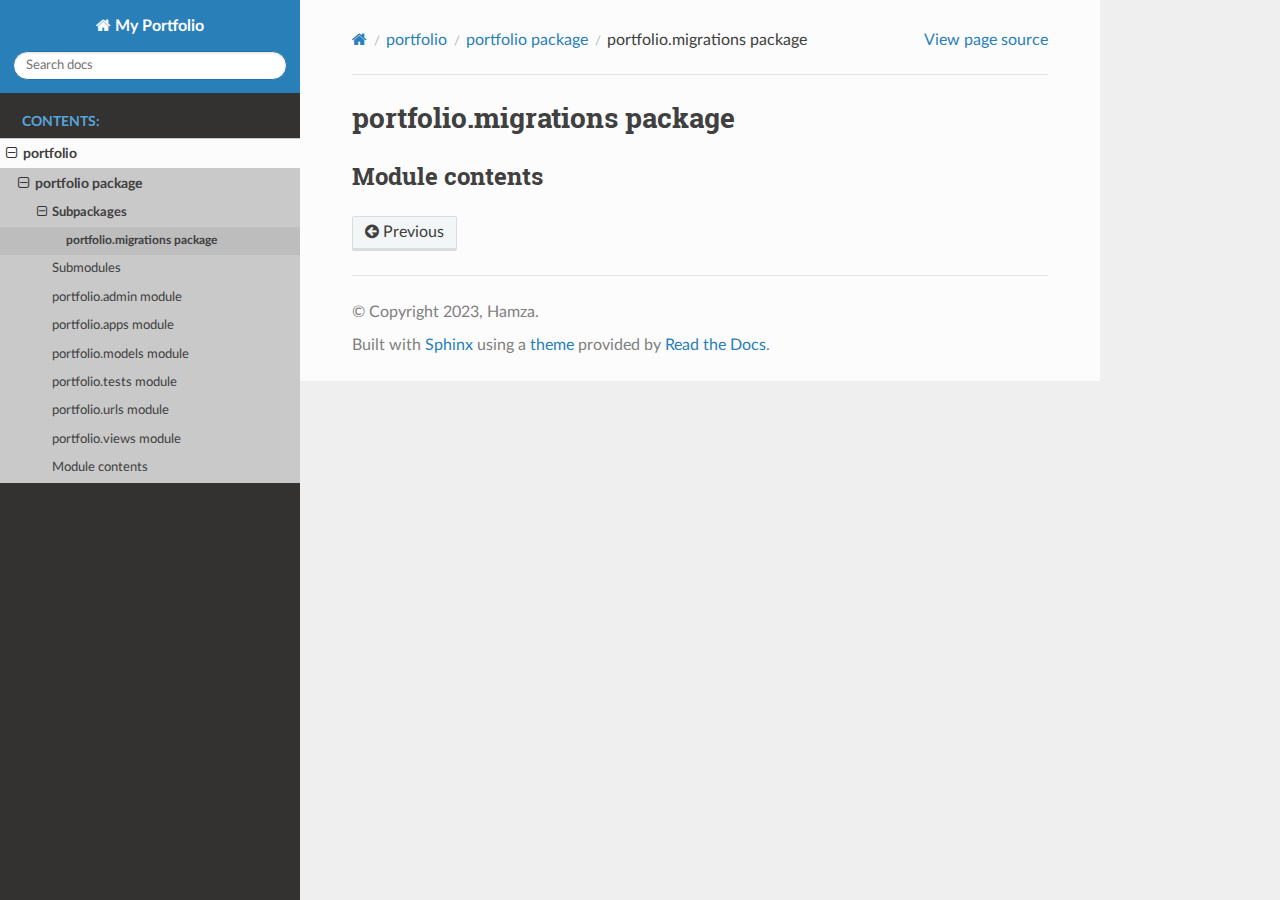
<file: docs/_build/html/portfolio.migrations.html>
<!DOCTYPE html>
<html class="writer-html5" lang="en" >
<head>
  <meta charset="utf-8" /><meta name="generator" content="Docutils 0.18.1: http://docutils.sourceforge.net/" />

  <meta name="viewport" content="width=device-width, initial-scale=1.0" />
  <title>portfolio.migrations package &mdash; My Portfolio 00.00.01 documentation</title>
      <link rel="stylesheet" href="_static/pygments.css" type="text/css" />
      <link rel="stylesheet" href="_static/css/theme.css" type="text/css" />
  <!--[if lt IE 9]>
    <script src="_static/js/html5shiv.min.js"></script>
  <![endif]-->
  
        <script src="_static/jquery.js"></script>
        <script src="_static/_sphinx_javascript_frameworks_compat.js"></script>
        <script data-url_root="./" id="documentation_options" src="_static/documentation_options.js"></script>
        <script src="_static/doctools.js"></script>
        <script src="_static/sphinx_highlight.js"></script>
    <script src="_static/js/theme.js"></script>
    <link rel="index" title="Index" href="genindex.html" />
    <link rel="search" title="Search" href="search.html" />
    <link rel="prev" title="portfolio package" href="portfolio.html" /> 
</head>

<body class="wy-body-for-nav"> 
  <div class="wy-grid-for-nav">
    <nav data-toggle="wy-nav-shift" class="wy-nav-side">
      <div class="wy-side-scroll">
        <div class="wy-side-nav-search" >

          
          
          <a href="index.html" class="icon icon-home">
            My Portfolio
          </a>
<div role="search">
  <form id="rtd-search-form" class="wy-form" action="search.html" method="get">
    <input type="text" name="q" placeholder="Search docs" aria-label="Search docs" />
    <input type="hidden" name="check_keywords" value="yes" />
    <input type="hidden" name="area" value="default" />
  </form>
</div>
        </div><div class="wy-menu wy-menu-vertical" data-spy="affix" role="navigation" aria-label="Navigation menu">
              <p class="caption" role="heading"><span class="caption-text">Contents:</span></p>
<ul class="current">
<li class="toctree-l1 current"><a class="reference internal" href="modules.html">portfolio</a><ul class="current">
<li class="toctree-l2 current"><a class="reference internal" href="portfolio.html">portfolio package</a><ul class="current">
<li class="toctree-l3 current"><a class="reference internal" href="portfolio.html#subpackages">Subpackages</a><ul class="current">
<li class="toctree-l4 current"><a class="current reference internal" href="#">portfolio.migrations package</a></li>
</ul>
</li>
<li class="toctree-l3"><a class="reference internal" href="portfolio.html#submodules">Submodules</a></li>
<li class="toctree-l3"><a class="reference internal" href="portfolio.html#module-portfolio.admin">portfolio.admin module</a></li>
<li class="toctree-l3"><a class="reference internal" href="portfolio.html#module-portfolio.apps">portfolio.apps module</a></li>
<li class="toctree-l3"><a class="reference internal" href="portfolio.html#module-portfolio.models">portfolio.models module</a></li>
<li class="toctree-l3"><a class="reference internal" href="portfolio.html#module-portfolio.tests">portfolio.tests module</a></li>
<li class="toctree-l3"><a class="reference internal" href="portfolio.html#module-portfolio.urls">portfolio.urls module</a></li>
<li class="toctree-l3"><a class="reference internal" href="portfolio.html#module-portfolio.views">portfolio.views module</a></li>
<li class="toctree-l3"><a class="reference internal" href="portfolio.html#module-portfolio">Module contents</a></li>
</ul>
</li>
</ul>
</li>
</ul>

        </div>
      </div>
    </nav>

    <section data-toggle="wy-nav-shift" class="wy-nav-content-wrap"><nav class="wy-nav-top" aria-label="Mobile navigation menu" >
          <i data-toggle="wy-nav-top" class="fa fa-bars"></i>
          <a href="index.html">My Portfolio</a>
      </nav>

      <div class="wy-nav-content">
        <div class="rst-content">
          <div role="navigation" aria-label="Page navigation">
  <ul class="wy-breadcrumbs">
      <li><a href="index.html" class="icon icon-home" aria-label="Home"></a></li>
          <li class="breadcrumb-item"><a href="modules.html">portfolio</a></li>
          <li class="breadcrumb-item"><a href="portfolio.html">portfolio package</a></li>
      <li class="breadcrumb-item active">portfolio.migrations package</li>
      <li class="wy-breadcrumbs-aside">
            <a href="_sources/portfolio.migrations.rst.txt" rel="nofollow"> View page source</a>
      </li>
  </ul>
  <hr/>
</div>
          <div role="main" class="document" itemscope="itemscope" itemtype="http://schema.org/Article">
           <div itemprop="articleBody">
             
  <section id="portfolio-migrations-package">
<h1>portfolio.migrations package<a class="headerlink" href="#portfolio-migrations-package" title="Permalink to this heading"></a></h1>
<section id="module-portfolio.migrations">
<span id="module-contents"></span><h2>Module contents<a class="headerlink" href="#module-portfolio.migrations" title="Permalink to this heading"></a></h2>
</section>
</section>


           </div>
          </div>
          <footer><div class="rst-footer-buttons" role="navigation" aria-label="Footer">
        <a href="portfolio.html" class="btn btn-neutral float-left" title="portfolio package" accesskey="p" rel="prev"><span class="fa fa-arrow-circle-left" aria-hidden="true"></span> Previous</a>
    </div>

  <hr/>

  <div role="contentinfo">
    <p>&#169; Copyright 2023, Hamza.</p>
  </div>

  Built with <a href="https://www.sphinx-doc.org/">Sphinx</a> using a
    <a href="https://github.com/readthedocs/sphinx_rtd_theme">theme</a>
    provided by <a href="https://readthedocs.org">Read the Docs</a>.
   

</footer>
        </div>
      </div>
    </section>
  </div>
  <script>
      jQuery(function () {
          SphinxRtdTheme.Navigation.enable(true);
      });
  </script> 

</body>
</html>
</file>
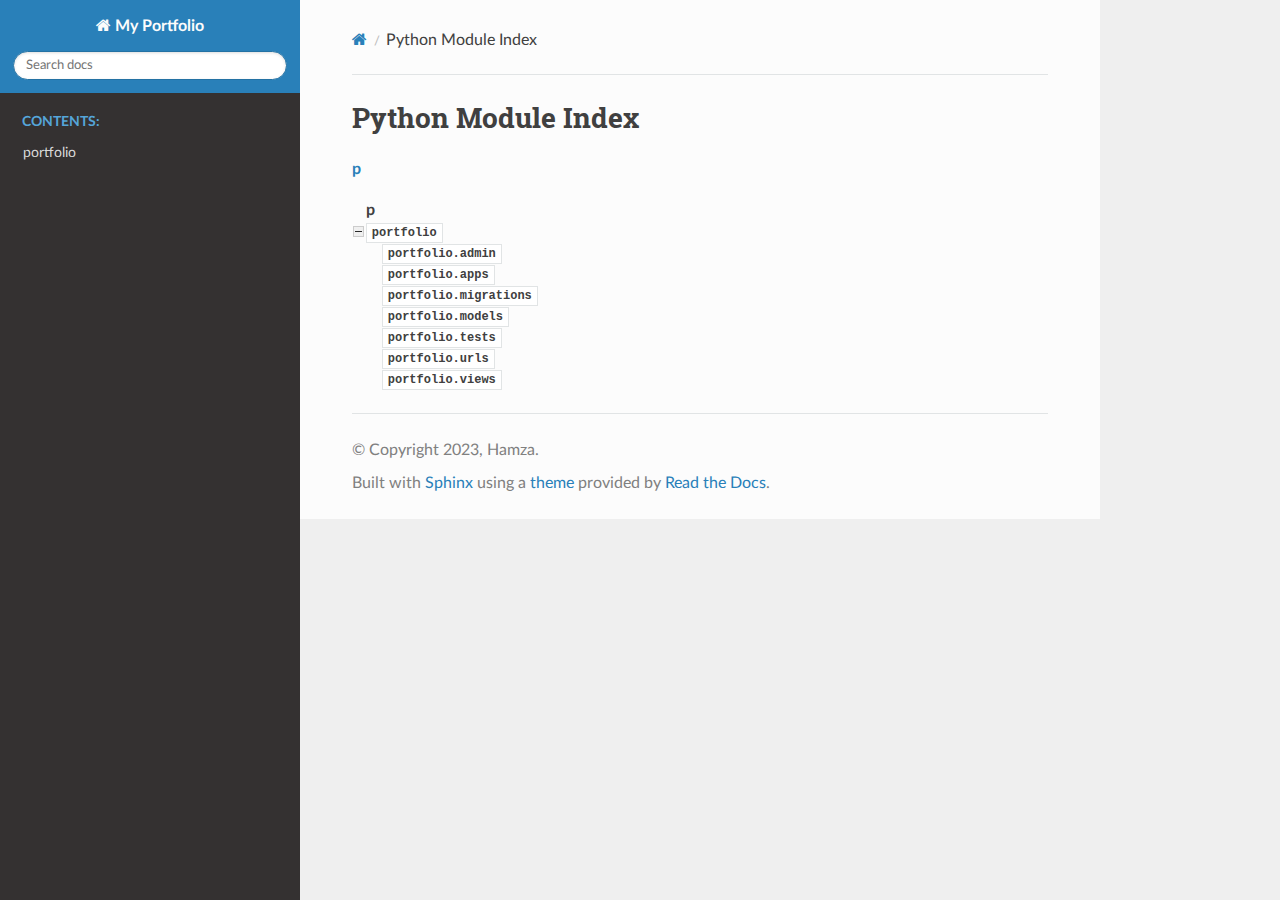
<file: docs/_build/html/py-modindex.html>
<!DOCTYPE html>
<html class="writer-html5" lang="en" >
<head>
  <meta charset="utf-8" />
  <meta name="viewport" content="width=device-width, initial-scale=1.0" />
  <title>Python Module Index &mdash; My Portfolio 00.00.01 documentation</title>
      <link rel="stylesheet" href="_static/pygments.css" type="text/css" />
      <link rel="stylesheet" href="_static/css/theme.css" type="text/css" />
  <!--[if lt IE 9]>
    <script src="_static/js/html5shiv.min.js"></script>
  <![endif]-->
  
        <script src="_static/jquery.js"></script>
        <script src="_static/_sphinx_javascript_frameworks_compat.js"></script>
        <script data-url_root="./" id="documentation_options" src="_static/documentation_options.js"></script>
        <script src="_static/doctools.js"></script>
        <script src="_static/sphinx_highlight.js"></script>
    <script src="_static/js/theme.js"></script>
    <link rel="index" title="Index" href="genindex.html" />
    <link rel="search" title="Search" href="search.html" />
 


</head>

<body class="wy-body-for-nav"> 
  <div class="wy-grid-for-nav">
    <nav data-toggle="wy-nav-shift" class="wy-nav-side">
      <div class="wy-side-scroll">
        <div class="wy-side-nav-search" >

          
          
          <a href="index.html" class="icon icon-home">
            My Portfolio
          </a>
<div role="search">
  <form id="rtd-search-form" class="wy-form" action="search.html" method="get">
    <input type="text" name="q" placeholder="Search docs" aria-label="Search docs" />
    <input type="hidden" name="check_keywords" value="yes" />
    <input type="hidden" name="area" value="default" />
  </form>
</div>
        </div><div class="wy-menu wy-menu-vertical" data-spy="affix" role="navigation" aria-label="Navigation menu">
              <p class="caption" role="heading"><span class="caption-text">Contents:</span></p>
<ul>
<li class="toctree-l1"><a class="reference internal" href="modules.html">portfolio</a></li>
</ul>

        </div>
      </div>
    </nav>

    <section data-toggle="wy-nav-shift" class="wy-nav-content-wrap"><nav class="wy-nav-top" aria-label="Mobile navigation menu" >
          <i data-toggle="wy-nav-top" class="fa fa-bars"></i>
          <a href="index.html">My Portfolio</a>
      </nav>

      <div class="wy-nav-content">
        <div class="rst-content">
          <div role="navigation" aria-label="Page navigation">
  <ul class="wy-breadcrumbs">
      <li><a href="index.html" class="icon icon-home" aria-label="Home"></a></li>
      <li class="breadcrumb-item active">Python Module Index</li>
      <li class="wy-breadcrumbs-aside">
      </li>
  </ul>
  <hr/>
</div>
          <div role="main" class="document" itemscope="itemscope" itemtype="http://schema.org/Article">
           <div itemprop="articleBody">
             

   <h1>Python Module Index</h1>

   <div class="modindex-jumpbox">
   <a href="#cap-p"><strong>p</strong></a>
   </div>

   <table class="indextable modindextable">
     <tr class="pcap"><td></td><td>&#160;</td><td></td></tr>
     <tr class="cap" id="cap-p"><td></td><td>
       <strong>p</strong></td><td></td></tr>
     <tr>
       <td><img src="_static/minus.png" class="toggler"
              id="toggle-1" style="display: none" alt="-" /></td>
       <td>
       <a href="portfolio.html#module-portfolio"><code class="xref">portfolio</code></a></td><td>
       <em></em></td></tr>
     <tr class="cg-1">
       <td></td>
       <td>&#160;&#160;&#160;
       <a href="portfolio.html#module-portfolio.admin"><code class="xref">portfolio.admin</code></a></td><td>
       <em></em></td></tr>
     <tr class="cg-1">
       <td></td>
       <td>&#160;&#160;&#160;
       <a href="portfolio.html#module-portfolio.apps"><code class="xref">portfolio.apps</code></a></td><td>
       <em></em></td></tr>
     <tr class="cg-1">
       <td></td>
       <td>&#160;&#160;&#160;
       <a href="portfolio.migrations.html#module-portfolio.migrations"><code class="xref">portfolio.migrations</code></a></td><td>
       <em></em></td></tr>
     <tr class="cg-1">
       <td></td>
       <td>&#160;&#160;&#160;
       <a href="portfolio.html#module-portfolio.models"><code class="xref">portfolio.models</code></a></td><td>
       <em></em></td></tr>
     <tr class="cg-1">
       <td></td>
       <td>&#160;&#160;&#160;
       <a href="portfolio.html#module-portfolio.tests"><code class="xref">portfolio.tests</code></a></td><td>
       <em></em></td></tr>
     <tr class="cg-1">
       <td></td>
       <td>&#160;&#160;&#160;
       <a href="portfolio.html#module-portfolio.urls"><code class="xref">portfolio.urls</code></a></td><td>
       <em></em></td></tr>
     <tr class="cg-1">
       <td></td>
       <td>&#160;&#160;&#160;
       <a href="portfolio.html#module-portfolio.views"><code class="xref">portfolio.views</code></a></td><td>
       <em></em></td></tr>
   </table>


           </div>
          </div>
          <footer>

  <hr/>

  <div role="contentinfo">
    <p>&#169; Copyright 2023, Hamza.</p>
  </div>

  Built with <a href="https://www.sphinx-doc.org/">Sphinx</a> using a
    <a href="https://github.com/readthedocs/sphinx_rtd_theme">theme</a>
    provided by <a href="https://readthedocs.org">Read the Docs</a>.
   

</footer>
        </div>
      </div>
    </section>
  </div>
  <script>
      jQuery(function () {
          SphinxRtdTheme.Navigation.enable(true);
      });
  </script> 

</body>
</html>
</file>
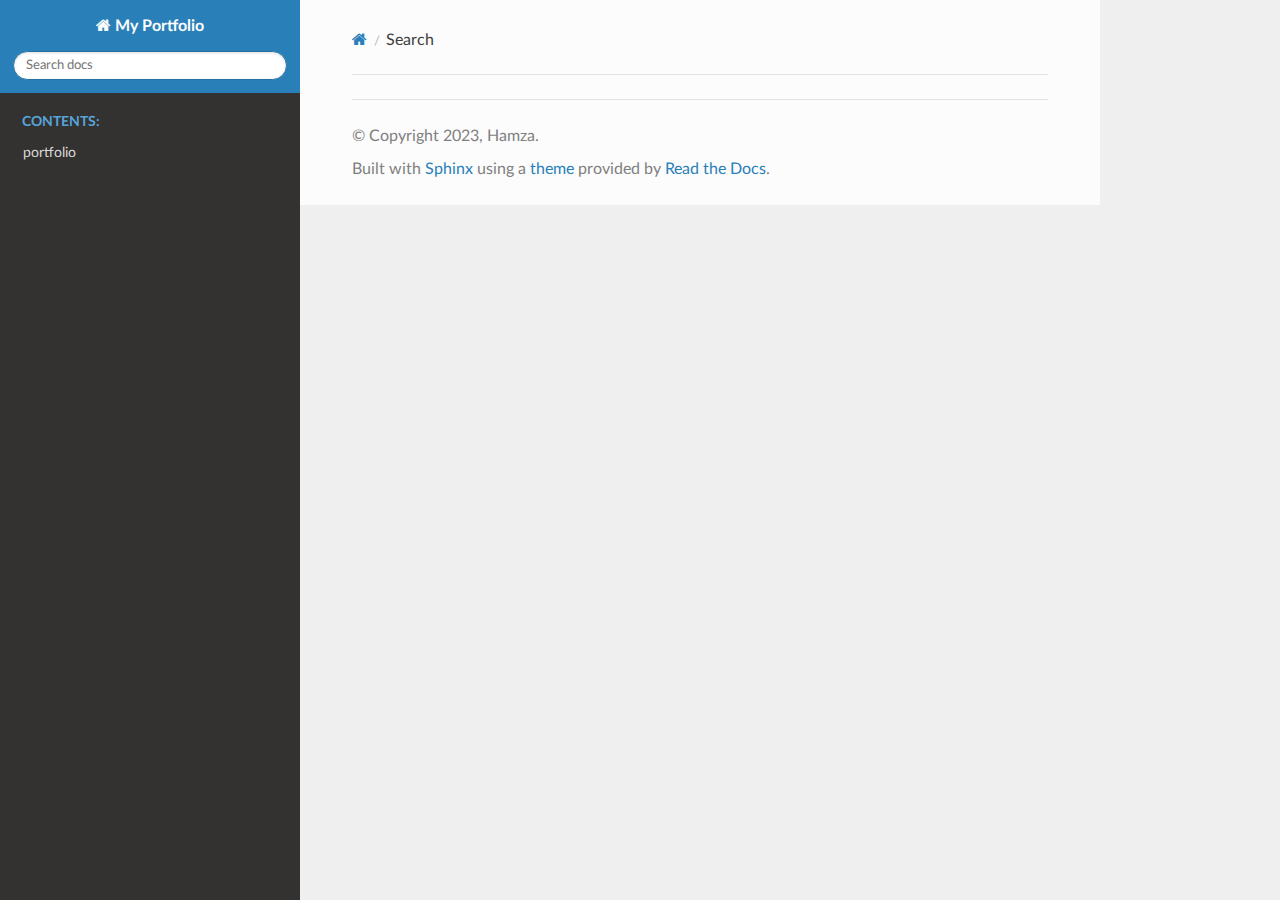
<file: docs/_build/html/search.html>
<!DOCTYPE html>
<html class="writer-html5" lang="en" >
<head>
  <meta charset="utf-8" />
  <meta name="viewport" content="width=device-width, initial-scale=1.0" />
  <title>Search &mdash; My Portfolio 00.00.01 documentation</title>
      <link rel="stylesheet" href="_static/pygments.css" type="text/css" />
      <link rel="stylesheet" href="_static/css/theme.css" type="text/css" />
    
  <!--[if lt IE 9]>
    <script src="_static/js/html5shiv.min.js"></script>
  <![endif]-->
  
        <script src="_static/jquery.js"></script>
        <script src="_static/_sphinx_javascript_frameworks_compat.js"></script>
        <script data-url_root="./" id="documentation_options" src="_static/documentation_options.js"></script>
        <script src="_static/doctools.js"></script>
        <script src="_static/sphinx_highlight.js"></script>
    <script src="_static/js/theme.js"></script>
    <script src="_static/searchtools.js"></script>
    <script src="_static/language_data.js"></script>
    <link rel="index" title="Index" href="genindex.html" />
    <link rel="search" title="Search" href="#" /> 
</head>

<body class="wy-body-for-nav"> 
  <div class="wy-grid-for-nav">
    <nav data-toggle="wy-nav-shift" class="wy-nav-side">
      <div class="wy-side-scroll">
        <div class="wy-side-nav-search" >

          
          
          <a href="index.html" class="icon icon-home">
            My Portfolio
          </a>
<div role="search">
  <form id="rtd-search-form" class="wy-form" action="#" method="get">
    <input type="text" name="q" placeholder="Search docs" aria-label="Search docs" />
    <input type="hidden" name="check_keywords" value="yes" />
    <input type="hidden" name="area" value="default" />
  </form>
</div>
        </div><div class="wy-menu wy-menu-vertical" data-spy="affix" role="navigation" aria-label="Navigation menu">
              <p class="caption" role="heading"><span class="caption-text">Contents:</span></p>
<ul>
<li class="toctree-l1"><a class="reference internal" href="modules.html">portfolio</a></li>
</ul>

        </div>
      </div>
    </nav>

    <section data-toggle="wy-nav-shift" class="wy-nav-content-wrap"><nav class="wy-nav-top" aria-label="Mobile navigation menu" >
          <i data-toggle="wy-nav-top" class="fa fa-bars"></i>
          <a href="index.html">My Portfolio</a>
      </nav>

      <div class="wy-nav-content">
        <div class="rst-content">
          <div role="navigation" aria-label="Page navigation">
  <ul class="wy-breadcrumbs">
      <li><a href="index.html" class="icon icon-home" aria-label="Home"></a></li>
      <li class="breadcrumb-item active">Search</li>
      <li class="wy-breadcrumbs-aside">
      </li>
  </ul>
  <hr/>
</div>
          <div role="main" class="document" itemscope="itemscope" itemtype="http://schema.org/Article">
           <div itemprop="articleBody">
             
  <noscript>
  <div id="fallback" class="admonition warning">
    <p class="last">
      Please activate JavaScript to enable the search functionality.
    </p>
  </div>
  </noscript>

  
  <div id="search-results">
  
  </div>

           </div>
          </div>
          <footer>

  <hr/>

  <div role="contentinfo">
    <p>&#169; Copyright 2023, Hamza.</p>
  </div>

  Built with <a href="https://www.sphinx-doc.org/">Sphinx</a> using a
    <a href="https://github.com/readthedocs/sphinx_rtd_theme">theme</a>
    provided by <a href="https://readthedocs.org">Read the Docs</a>.
   

</footer>
        </div>
      </div>
    </section>
  </div>
  <script>
      jQuery(function () {
          SphinxRtdTheme.Navigation.enable(true);
      });
  </script>
  <script>
    jQuery(function() { Search.loadIndex("searchindex.js"); });
  </script>
  
  <script id="searchindexloader"></script>
   


</body>
</html>
</file>
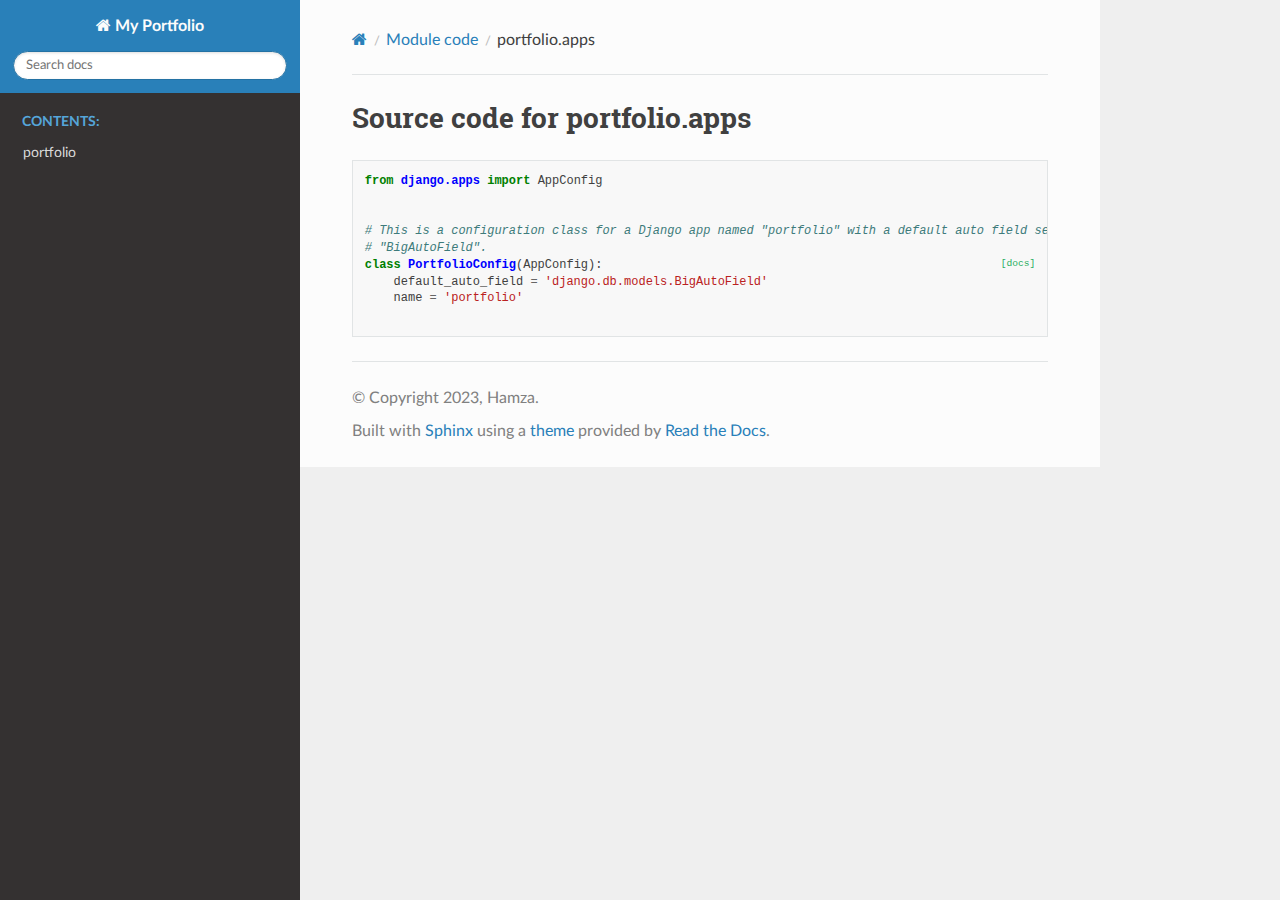
<file: docs/_build/html/_modules/portfolio/apps.html>
<!DOCTYPE html>
<html class="writer-html5" lang="en" >
<head>
  <meta charset="utf-8" />
  <meta name="viewport" content="width=device-width, initial-scale=1.0" />
  <title>portfolio.apps &mdash; My Portfolio 00.00.01 documentation</title>
      <link rel="stylesheet" href="../../_static/pygments.css" type="text/css" />
      <link rel="stylesheet" href="../../_static/css/theme.css" type="text/css" />
  <!--[if lt IE 9]>
    <script src="../../_static/js/html5shiv.min.js"></script>
  <![endif]-->
  
        <script src="../../_static/jquery.js"></script>
        <script src="../../_static/_sphinx_javascript_frameworks_compat.js"></script>
        <script data-url_root="../../" id="documentation_options" src="../../_static/documentation_options.js"></script>
        <script src="../../_static/doctools.js"></script>
        <script src="../../_static/sphinx_highlight.js"></script>
    <script src="../../_static/js/theme.js"></script>
    <link rel="index" title="Index" href="../../genindex.html" />
    <link rel="search" title="Search" href="../../search.html" /> 
</head>

<body class="wy-body-for-nav"> 
  <div class="wy-grid-for-nav">
    <nav data-toggle="wy-nav-shift" class="wy-nav-side">
      <div class="wy-side-scroll">
        <div class="wy-side-nav-search" >

          
          
          <a href="../../index.html" class="icon icon-home">
            My Portfolio
          </a>
<div role="search">
  <form id="rtd-search-form" class="wy-form" action="../../search.html" method="get">
    <input type="text" name="q" placeholder="Search docs" aria-label="Search docs" />
    <input type="hidden" name="check_keywords" value="yes" />
    <input type="hidden" name="area" value="default" />
  </form>
</div>
        </div><div class="wy-menu wy-menu-vertical" data-spy="affix" role="navigation" aria-label="Navigation menu">
              <p class="caption" role="heading"><span class="caption-text">Contents:</span></p>
<ul>
<li class="toctree-l1"><a class="reference internal" href="../../modules.html">portfolio</a></li>
</ul>

        </div>
      </div>
    </nav>

    <section data-toggle="wy-nav-shift" class="wy-nav-content-wrap"><nav class="wy-nav-top" aria-label="Mobile navigation menu" >
          <i data-toggle="wy-nav-top" class="fa fa-bars"></i>
          <a href="../../index.html">My Portfolio</a>
      </nav>

      <div class="wy-nav-content">
        <div class="rst-content">
          <div role="navigation" aria-label="Page navigation">
  <ul class="wy-breadcrumbs">
      <li><a href="../../index.html" class="icon icon-home" aria-label="Home"></a></li>
          <li class="breadcrumb-item"><a href="../index.html">Module code</a></li>
      <li class="breadcrumb-item active">portfolio.apps</li>
      <li class="wy-breadcrumbs-aside">
      </li>
  </ul>
  <hr/>
</div>
          <div role="main" class="document" itemscope="itemscope" itemtype="http://schema.org/Article">
           <div itemprop="articleBody">
             
  <h1>Source code for portfolio.apps</h1><div class="highlight"><pre>
<span></span><span class="kn">from</span> <span class="nn">django.apps</span> <span class="kn">import</span> <span class="n">AppConfig</span>


<span class="c1"># This is a configuration class for a Django app named &quot;portfolio&quot; with a default auto field set to</span>
<span class="c1"># &quot;BigAutoField&quot;.</span>
<div class="viewcode-block" id="PortfolioConfig"><a class="viewcode-back" href="../../portfolio.html#portfolio.apps.PortfolioConfig">[docs]</a><span class="k">class</span> <span class="nc">PortfolioConfig</span><span class="p">(</span><span class="n">AppConfig</span><span class="p">):</span>
    <span class="n">default_auto_field</span> <span class="o">=</span> <span class="s1">&#39;django.db.models.BigAutoField&#39;</span>
    <span class="n">name</span> <span class="o">=</span> <span class="s1">&#39;portfolio&#39;</span></div>
</pre></div>

           </div>
          </div>
          <footer>

  <hr/>

  <div role="contentinfo">
    <p>&#169; Copyright 2023, Hamza.</p>
  </div>

  Built with <a href="https://www.sphinx-doc.org/">Sphinx</a> using a
    <a href="https://github.com/readthedocs/sphinx_rtd_theme">theme</a>
    provided by <a href="https://readthedocs.org">Read the Docs</a>.
   

</footer>
        </div>
      </div>
    </section>
  </div>
  <script>
      jQuery(function () {
          SphinxRtdTheme.Navigation.enable(true);
      });
  </script> 

</body>
</html>
</file>
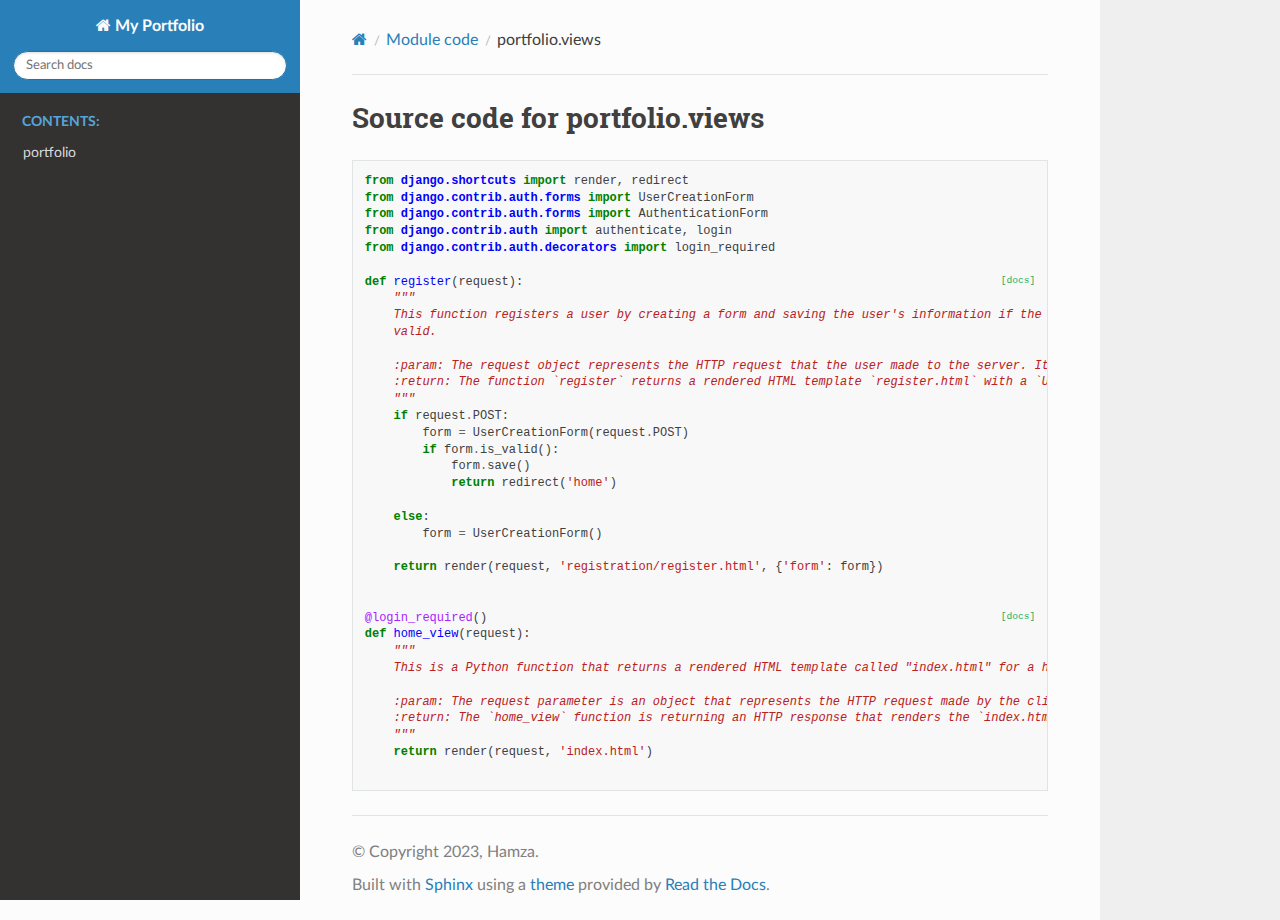
<file: docs/_build/html/_modules/portfolio/views.html>
<!DOCTYPE html>
<html class="writer-html5" lang="en" >
<head>
  <meta charset="utf-8" />
  <meta name="viewport" content="width=device-width, initial-scale=1.0" />
  <title>portfolio.views &mdash; My Portfolio 00.00.01 documentation</title>
      <link rel="stylesheet" href="../../_static/pygments.css" type="text/css" />
      <link rel="stylesheet" href="../../_static/css/theme.css" type="text/css" />
  <!--[if lt IE 9]>
    <script src="../../_static/js/html5shiv.min.js"></script>
  <![endif]-->
  
        <script src="../../_static/jquery.js"></script>
        <script src="../../_static/_sphinx_javascript_frameworks_compat.js"></script>
        <script data-url_root="../../" id="documentation_options" src="../../_static/documentation_options.js"></script>
        <script src="../../_static/doctools.js"></script>
        <script src="../../_static/sphinx_highlight.js"></script>
    <script src="../../_static/js/theme.js"></script>
    <link rel="index" title="Index" href="../../genindex.html" />
    <link rel="search" title="Search" href="../../search.html" /> 
</head>

<body class="wy-body-for-nav"> 
  <div class="wy-grid-for-nav">
    <nav data-toggle="wy-nav-shift" class="wy-nav-side">
      <div class="wy-side-scroll">
        <div class="wy-side-nav-search" >

          
          
          <a href="../../index.html" class="icon icon-home">
            My Portfolio
          </a>
<div role="search">
  <form id="rtd-search-form" class="wy-form" action="../../search.html" method="get">
    <input type="text" name="q" placeholder="Search docs" aria-label="Search docs" />
    <input type="hidden" name="check_keywords" value="yes" />
    <input type="hidden" name="area" value="default" />
  </form>
</div>
        </div><div class="wy-menu wy-menu-vertical" data-spy="affix" role="navigation" aria-label="Navigation menu">
              <p class="caption" role="heading"><span class="caption-text">Contents:</span></p>
<ul>
<li class="toctree-l1"><a class="reference internal" href="../../modules.html">portfolio</a></li>
</ul>

        </div>
      </div>
    </nav>

    <section data-toggle="wy-nav-shift" class="wy-nav-content-wrap"><nav class="wy-nav-top" aria-label="Mobile navigation menu" >
          <i data-toggle="wy-nav-top" class="fa fa-bars"></i>
          <a href="../../index.html">My Portfolio</a>
      </nav>

      <div class="wy-nav-content">
        <div class="rst-content">
          <div role="navigation" aria-label="Page navigation">
  <ul class="wy-breadcrumbs">
      <li><a href="../../index.html" class="icon icon-home" aria-label="Home"></a></li>
          <li class="breadcrumb-item"><a href="../index.html">Module code</a></li>
      <li class="breadcrumb-item active">portfolio.views</li>
      <li class="wy-breadcrumbs-aside">
      </li>
  </ul>
  <hr/>
</div>
          <div role="main" class="document" itemscope="itemscope" itemtype="http://schema.org/Article">
           <div itemprop="articleBody">
             
  <h1>Source code for portfolio.views</h1><div class="highlight"><pre>
<span></span><span class="kn">from</span> <span class="nn">django.shortcuts</span> <span class="kn">import</span> <span class="n">render</span><span class="p">,</span> <span class="n">redirect</span>
<span class="kn">from</span> <span class="nn">django.contrib.auth.forms</span> <span class="kn">import</span> <span class="n">UserCreationForm</span>
<span class="kn">from</span> <span class="nn">django.contrib.auth.forms</span> <span class="kn">import</span> <span class="n">AuthenticationForm</span>
<span class="kn">from</span> <span class="nn">django.contrib.auth</span> <span class="kn">import</span> <span class="n">authenticate</span><span class="p">,</span> <span class="n">login</span>
<span class="kn">from</span> <span class="nn">django.contrib.auth.decorators</span> <span class="kn">import</span> <span class="n">login_required</span>

<div class="viewcode-block" id="register"><a class="viewcode-back" href="../../portfolio.html#portfolio.views.register">[docs]</a><span class="k">def</span> <span class="nf">register</span><span class="p">(</span><span class="n">request</span><span class="p">):</span>
<span class="w">    </span><span class="sd">&quot;&quot;&quot;</span>
<span class="sd">    This function registers a user by creating a form and saving the user&#39;s information if the form is</span>
<span class="sd">    valid.</span>
<span class="sd">    </span>
<span class="sd">    :param: The request object represents the HTTP request that the user made to the server. It contains information about the request, such as the HTTP method used (GET, POST, etc.), the URL requested, and any data submitted in the request</span>
<span class="sd">    :return: The function `register` returns a rendered HTML template `register.html` with a `UserCreationForm` object passed as context if the request method is GET. If the request method is POST and the form is valid, the function redirects to the `home` URL. If the form is not valid, the same HTML template with the invalid form is returned.</span>
<span class="sd">    &quot;&quot;&quot;</span>
    <span class="k">if</span> <span class="n">request</span><span class="o">.</span><span class="n">POST</span><span class="p">:</span>
        <span class="n">form</span> <span class="o">=</span> <span class="n">UserCreationForm</span><span class="p">(</span><span class="n">request</span><span class="o">.</span><span class="n">POST</span><span class="p">)</span>
        <span class="k">if</span> <span class="n">form</span><span class="o">.</span><span class="n">is_valid</span><span class="p">():</span>
            <span class="n">form</span><span class="o">.</span><span class="n">save</span><span class="p">()</span>
            <span class="k">return</span> <span class="n">redirect</span><span class="p">(</span><span class="s1">&#39;home&#39;</span><span class="p">)</span>
        
    <span class="k">else</span><span class="p">:</span>
        <span class="n">form</span> <span class="o">=</span> <span class="n">UserCreationForm</span><span class="p">()</span>
        
    <span class="k">return</span> <span class="n">render</span><span class="p">(</span><span class="n">request</span><span class="p">,</span> <span class="s1">&#39;registration/register.html&#39;</span><span class="p">,</span> <span class="p">{</span><span class="s1">&#39;form&#39;</span><span class="p">:</span> <span class="n">form</span><span class="p">})</span></div>

<div class="viewcode-block" id="home_view"><a class="viewcode-back" href="../../portfolio.html#portfolio.views.home_view">[docs]</a><span class="nd">@login_required</span><span class="p">()</span>
<span class="k">def</span> <span class="nf">home_view</span><span class="p">(</span><span class="n">request</span><span class="p">):</span>
<span class="w">    </span><span class="sd">&quot;&quot;&quot;</span>
<span class="sd">    This is a Python function that returns a rendered HTML template called &quot;index.html&quot; for a home view.</span>
<span class="sd">    </span>
<span class="sd">    :param: The request parameter is an object that represents the HTTP request made by the client to the server. It contains information such as the HTTP method used (GET, POST, etc.), the headers, the query parameters, and the body of the request. It is passed as the first argument to Django views</span>
<span class="sd">    :return: The `home_view` function is returning an HTTP response that renders the `index.html` template using the `render` function.</span>
<span class="sd">    &quot;&quot;&quot;</span>
    <span class="k">return</span> <span class="n">render</span><span class="p">(</span><span class="n">request</span><span class="p">,</span> <span class="s1">&#39;index.html&#39;</span><span class="p">)</span></div>
</pre></div>

           </div>
          </div>
          <footer>

  <hr/>

  <div role="contentinfo">
    <p>&#169; Copyright 2023, Hamza.</p>
  </div>

  Built with <a href="https://www.sphinx-doc.org/">Sphinx</a> using a
    <a href="https://github.com/readthedocs/sphinx_rtd_theme">theme</a>
    provided by <a href="https://readthedocs.org">Read the Docs</a>.
   

</footer>
        </div>
      </div>
    </section>
  </div>
  <script>
      jQuery(function () {
          SphinxRtdTheme.Navigation.enable(true);
      });
  </script> 

</body>
</html>
</file>
<file: docs/_build/html/_static/pygments.css>
pre { line-height: 125%; }
td.linenos .normal { color: inherit; background-color: transparent; padding-left: 5px; padding-right: 5px; }
span.linenos { color: inherit; background-color: transparent; padding-left: 5px; padding-right: 5px; }
td.linenos .special { color: #000000; background-color: #ffffc0; padding-left: 5px; padding-right: 5px; }
span.linenos.special { color: #000000; background-color: #ffffc0; padding-left: 5px; padding-right: 5px; }
.highlight .hll { background-color: #ffffcc }
.highlight { background: #f8f8f8; }
.highlight .c { color: #3D7B7B; font-style: italic } /* Comment */
.highlight .err { border: 1px solid #FF0000 } /* Error */
.highlight .k { color: #008000; font-weight: bold } /* Keyword */
.highlight .o { color: #666666 } /* Operator */
.highlight .ch { color: #3D7B7B; font-style: italic } /* Comment.Hashbang */
.highlight .cm { color: #3D7B7B; font-style: italic } /* Comment.Multiline */
.highlight .cp { color: #9C6500 } /* Comment.Preproc */
.highlight .cpf { color: #3D7B7B; font-style: italic } /* Comment.PreprocFile */
.highlight .c1 { color: #3D7B7B; font-style: italic } /* Comment.Single */
.highlight .cs { color: #3D7B7B; font-style: italic } /* Comment.Special */
.highlight .gd { color: #A00000 } /* Generic.Deleted */
.highlight .ge { font-style: italic } /* Generic.Emph */
.highlight .gr { color: #E40000 } /* Generic.Error */
.highlight .gh { color: #000080; font-weight: bold } /* Generic.Heading */
.highlight .gi { color: #008400 } /* Generic.Inserted */
.highlight .go { color: #717171 } /* Generic.Output */
.highlight .gp { color: #000080; font-weight: bold } /* Generic.Prompt */
.highlight .gs { font-weight: bold } /* Generic.Strong */
.highlight .gu { color: #800080; font-weight: bold } /* Generic.Subheading */
.highlight .gt { color: #0044DD } /* Generic.Traceback */
.highlight .kc { color: #008000; font-weight: bold } /* Keyword.Constant */
.highlight .kd { color: #008000; font-weight: bold } /* Keyword.Declaration */
.highlight .kn { color: #008000; font-weight: bold } /* Keyword.Namespace */
.highlight .kp { color: #008000 } /* Keyword.Pseudo */
.highlight .kr { color: #008000; font-weight: bold } /* Keyword.Reserved */
.highlight .kt { color: #B00040 } /* Keyword.Type */
.highlight .m { color: #666666 } /* Literal.Number */
.highlight .s { color: #BA2121 } /* Literal.String */
.highlight .na { color: #687822 } /* Name.Attribute */
.highlight .nb { color: #008000 } /* Name.Builtin */
.highlight .nc { color: #0000FF; font-weight: bold } /* Name.Class */
.highlight .no { color: #880000 } /* Name.Constant */
.highlight .nd { color: #AA22FF } /* Name.Decorator */
.highlight .ni { color: #717171; font-weight: bold } /* Name.Entity */
.highlight .ne { color: #CB3F38; font-weight: bold } /* Name.Exception */
.highlight .nf { color: #0000FF } /* Name.Function */
.highlight .nl { color: #767600 } /* Name.Label */
.highlight .nn { color: #0000FF; font-weight: bold } /* Name.Namespace */
.highlight .nt { color: #008000; font-weight: bold } /* Name.Tag */
.highlight .nv { color: #19177C } /* Name.Variable */
.highlight .ow { color: #AA22FF; font-weight: bold } /* Operator.Word */
.highlight .w { color: #bbbbbb } /* Text.Whitespace */
.highlight .mb { color: #666666 } /* Literal.Number.Bin */
.highlight .mf { color: #666666 } /* Literal.Number.Float */
.highlight .mh { color: #666666 } /* Literal.Number.Hex */
.highlight .mi { color: #666666 } /* Literal.Number.Integer */
.highlight .mo { color: #666666 } /* Literal.Number.Oct */
.highlight .sa { color: #BA2121 } /* Literal.String.Affix */
.highlight .sb { color: #BA2121 } /* Literal.String.Backtick */
.highlight .sc { color: #BA2121 } /* Literal.String.Char */
.highlight .dl { color: #BA2121 } /* Literal.String.Delimiter */
.highlight .sd { color: #BA2121; font-style: italic } /* Literal.String.Doc */
.highlight .s2 { color: #BA2121 } /* Literal.String.Double */
.highlight .se { color: #AA5D1F; font-weight: bold } /* Literal.String.Escape */
.highlight .sh { color: #BA2121 } /* Literal.String.Heredoc */
.highlight .si { color: #A45A77; font-weight: bold } /* Literal.String.Interpol */
.highlight .sx { color: #008000 } /* Literal.String.Other */
.highlight .sr { color: #A45A77 } /* Literal.String.Regex */
.highlight .s1 { color: #BA2121 } /* Literal.String.Single */
.highlight .ss { color: #19177C } /* Literal.String.Symbol */
.highlight .bp { color: #008000 } /* Name.Builtin.Pseudo */
.highlight .fm { color: #0000FF } /* Name.Function.Magic */
.highlight .vc { color: #19177C } /* Name.Variable.Class */
.highlight .vg { color: #19177C } /* Name.Variable.Global */
.highlight .vi { color: #19177C } /* Name.Variable.Instance */
.highlight .vm { color: #19177C } /* Name.Variable.Magic */
.highlight .il { color: #666666 } /* Literal.Number.Integer.Long */
</file>
<file: docs/_build/html/_static/css/theme.css>
html{box-sizing:border-box}*,:after,:before{box-sizing:inherit}article,aside,details,figcaption,figure,footer,header,hgroup,nav,section{display:block}audio,canvas,video{display:inline-block;*display:inline;*zoom:1}[hidden],audio:not([controls]){display:none}*{-webkit-box-sizing:border-box;-moz-box-sizing:border-box;box-sizing:border-box}html{font-size:100%;-webkit-text-size-adjust:100%;-ms-text-size-adjust:100%}body{margin:0}a:active,a:hover{outline:0}abbr[title]{border-bottom:1px dotted}b,strong{font-weight:700}blockquote{margin:0}dfn{font-style:italic}ins{background:#ff9;text-decoration:none}ins,mark{color:#000}mark{background:#ff0;font-style:italic;font-weight:700}.rst-content code,.rst-content tt,code,kbd,pre,samp{font-family:monospace,serif;_font-family:courier new,monospace;font-size:1em}pre{white-space:pre}q{quotes:none}q:after,q:before{content:"";content:none}small{font-size:85%}sub,sup{font-size:75%;line-height:0;position:relative;vertical-align:baseline}sup{top:-.5em}sub{bottom:-.25em}dl,ol,ul{margin:0;padding:0;list-style:none;list-style-image:none}li{list-style:none}dd{margin:0}img{border:0;-ms-interpolation-mode:bicubic;vertical-align:middle;max-width:100%}svg:not(:root){overflow:hidden}figure,form{margin:0}label{cursor:pointer}button,input,select,textarea{font-size:100%;margin:0;vertical-align:baseline;*vertical-align:middle}button,input{line-height:normal}button,input[type=button],input[type=reset],input[type=submit]{cursor:pointer;-webkit-appearance:button;*overflow:visible}button[disabled],input[disabled]{cursor:default}input[type=search]{-webkit-appearance:textfield;-moz-box-sizing:content-box;-webkit-box-sizing:content-box;box-sizing:content-box}textarea{resize:vertical}table{border-collapse:collapse;border-spacing:0}td{vertical-align:top}.chromeframe{margin:.2em 0;background:#ccc;color:#000;padding:.2em 0}.ir{display:block;border:0;text-indent:-999em;overflow:hidden;background-color:transparent;background-repeat:no-repeat;text-align:left;direction:ltr;*line-height:0}.ir br{display:none}.hidden{display:none!important;visibility:hidden}.visuallyhidden{border:0;clip:rect(0 0 0 0);height:1px;margin:-1px;overflow:hidden;padding:0;position:absolute;width:1px}.visuallyhidden.focusable:active,.visuallyhidden.focusable:focus{clip:auto;height:auto;margin:0;overflow:visible;position:static;width:auto}.invisible{visibility:hidden}.relative{position:relative}big,small{font-size:100%}@media print{body,html,section{background:none!important}*{box-shadow:none!important;text-shadow:none!important;filter:none!important;-ms-filter:none!important}a,a:visited{text-decoration:underline}.ir a:after,a[href^="#"]:after,a[href^="javascript:"]:after{content:""}blockquote,pre{page-break-inside:avoid}thead{display:table-header-group}img,tr{page-break-inside:avoid}img{max-width:100%!important}@page{margin:.5cm}.rst-content .toctree-wrapper>p.caption,h2,h3,p{orphans:3;widows:3}.rst-content .toctree-wrapper>p.caption,h2,h3{page-break-after:avoid}}.btn,.fa:before,.icon:before,.rst-content .admonition,.rst-content .admonition-title:before,.rst-content .admonition-todo,.rst-content .attention,.rst-content .caution,.rst-content .code-block-caption .headerlink:before,.rst-content .danger,.rst-content .eqno .headerlink:before,.rst-content .error,.rst-content .hint,.rst-content .important,.rst-content .note,.rst-content .seealso,.rst-content .tip,.rst-content .warning,.rst-content code.download span:first-child:before,.rst-content dl dt .headerlink:before,.rst-content h1 .headerlink:before,.rst-content h2 .headerlink:before,.rst-content h3 .headerlink:before,.rst-content h4 .headerlink:before,.rst-content h5 .headerlink:before,.rst-content h6 .headerlink:before,.rst-content p.caption .headerlink:before,.rst-content p .headerlink:before,.rst-content table>caption .headerlink:before,.rst-content tt.download span:first-child:before,.wy-alert,.wy-dropdown .caret:before,.wy-inline-validate.wy-inline-validate-danger .wy-input-context:before,.wy-inline-validate.wy-inline-validate-info .wy-input-context:before,.wy-inline-validate.wy-inline-validate-success .wy-input-context:before,.wy-inline-validate.wy-inline-validate-warning .wy-input-context:before,.wy-menu-vertical li.current>a button.toctree-expand:before,.wy-menu-vertical li.on a button.toctree-expand:before,.wy-menu-vertical li button.toctree-expand:before,input[type=color],input[type=date],input[type=datetime-local],input[type=datetime],input[type=email],input[type=month],input[type=number],input[type=password],input[type=search],input[type=tel],input[type=text],input[type=time],input[type=url],input[type=week],select,textarea{-webkit-font-smoothing:antialiased}.clearfix{*zoom:1}.clearfix:after,.clearfix:before{display:table;content:""}.clearfix:after{clear:both}/*!
 *  Font Awesome 4.7.0 by @davegandy - http://fontawesome.io - @fontawesome
 *  License - http://fontawesome.io/license (Font: SIL OFL 1.1, CSS: MIT License)
 */@font-face{font-family:FontAwesome;src:url(fonts/fontawesome-webfont.eot?674f50d287a8c48dc19ba404d20fe713);src:url(fonts/fontawesome-webfont.eot?674f50d287a8c48dc19ba404d20fe713?#iefix&v=4.7.0) format("embedded-opentype"),url(fonts/fontawesome-webfont.woff2?af7ae505a9eed503f8b8e6982036873e) format("woff2"),url(fonts/fontawesome-webfont.woff?fee66e712a8a08eef5805a46892932ad) format("woff"),url(fonts/fontawesome-webfont.ttf?b06871f281fee6b241d60582ae9369b9) format("truetype"),url(fonts/fontawesome-webfont.svg?912ec66d7572ff821749319396470bde#fontawesomeregular) format("svg");font-weight:400;font-style:normal}.fa,.icon,.rst-content .admonition-title,.rst-content .code-block-caption .headerlink,.rst-content .eqno .headerlink,.rst-content code.download span:first-child,.rst-content dl dt .headerlink,.rst-content h1 .headerlink,.rst-content h2 .headerlink,.rst-content h3 .headerlink,.rst-content h4 .headerlink,.rst-content h5 .headerlink,.rst-content h6 .headerlink,.rst-content p.caption .headerlink,.rst-content p .headerlink,.rst-content table>caption .headerlink,.rst-content tt.download span:first-child,.wy-menu-vertical li.current>a button.toctree-expand,.wy-menu-vertical li.on a button.toctree-expand,.wy-menu-vertical li button.toctree-expand{display:inline-block;font:normal normal normal 14px/1 FontAwesome;font-size:inherit;text-rendering:auto;-webkit-font-smoothing:antialiased;-moz-osx-font-smoothing:grayscale}.fa-lg{font-size:1.33333em;line-height:.75em;vertical-align:-15%}.fa-2x{font-size:2em}.fa-3x{font-size:3em}.fa-4x{font-size:4em}.fa-5x{font-size:5em}.fa-fw{width:1.28571em;text-align:center}.fa-ul{padding-left:0;margin-left:2.14286em;list-style-type:none}.fa-ul>li{position:relative}.fa-li{position:absolute;left:-2.14286em;width:2.14286em;top:.14286em;text-align:center}.fa-li.fa-lg{left:-1.85714em}.fa-border{padding:.2em .25em .15em;border:.08em solid #eee;border-radius:.1em}.fa-pull-left{float:left}.fa-pull-right{float:right}.fa-pull-left.icon,.fa.fa-pull-left,.rst-content .code-block-caption .fa-pull-left.headerlink,.rst-content .eqno .fa-pull-left.headerlink,.rst-content .fa-pull-left.admonition-title,.rst-content code.download span.fa-pull-left:first-child,.rst-content dl dt .fa-pull-left.headerlink,.rst-content h1 .fa-pull-left.headerlink,.rst-content h2 .fa-pull-left.headerlink,.rst-content h3 .fa-pull-left.headerlink,.rst-content h4 .fa-pull-left.headerlink,.rst-content h5 .fa-pull-left.headerlink,.rst-content h6 .fa-pull-left.headerlink,.rst-content p .fa-pull-left.headerlink,.rst-content table>caption .fa-pull-left.headerlink,.rst-content tt.download span.fa-pull-left:first-child,.wy-menu-vertical li.current>a button.fa-pull-left.toctree-expand,.wy-menu-vertical li.on a button.fa-pull-left.toctree-expand,.wy-menu-vertical li button.fa-pull-left.toctree-expand{margin-right:.3em}.fa-pull-right.icon,.fa.fa-pull-right,.rst-content .code-block-caption .fa-pull-right.headerlink,.rst-content .eqno .fa-pull-right.headerlink,.rst-content .fa-pull-right.admonition-title,.rst-content code.download span.fa-pull-right:first-child,.rst-content dl dt .fa-pull-right.headerlink,.rst-content h1 .fa-pull-right.headerlink,.rst-content h2 .fa-pull-right.headerlink,.rst-content h3 .fa-pull-right.headerlink,.rst-content h4 .fa-pull-right.headerlink,.rst-content h5 .fa-pull-right.headerlink,.rst-content h6 .fa-pull-right.headerlink,.rst-content p .fa-pull-right.headerlink,.rst-content table>caption .fa-pull-right.headerlink,.rst-content tt.download span.fa-pull-right:first-child,.wy-menu-vertical li.current>a button.fa-pull-right.toctree-expand,.wy-menu-vertical li.on a button.fa-pull-right.toctree-expand,.wy-menu-vertical li button.fa-pull-right.toctree-expand{margin-left:.3em}.pull-right{float:right}.pull-left{float:left}.fa.pull-left,.pull-left.icon,.rst-content .code-block-caption .pull-left.headerlink,.rst-content .eqno .pull-left.headerlink,.rst-content .pull-left.admonition-title,.rst-content code.download span.pull-left:first-child,.rst-content dl dt .pull-left.headerlink,.rst-content h1 .pull-left.headerlink,.rst-content h2 .pull-left.headerlink,.rst-content h3 .pull-left.headerlink,.rst-content h4 .pull-left.headerlink,.rst-content h5 .pull-left.headerlink,.rst-content h6 .pull-left.headerlink,.rst-content p .pull-left.headerlink,.rst-content table>caption .pull-left.headerlink,.rst-content tt.download span.pull-left:first-child,.wy-menu-vertical li.current>a button.pull-left.toctree-expand,.wy-menu-vertical li.on a button.pull-left.toctree-expand,.wy-menu-vertical li button.pull-left.toctree-expand{margin-right:.3em}.fa.pull-right,.pull-right.icon,.rst-content .code-block-caption .pull-right.headerlink,.rst-content .eqno .pull-right.headerlink,.rst-content .pull-right.admonition-title,.rst-content code.download span.pull-right:first-child,.rst-content dl dt .pull-right.headerlink,.rst-content h1 .pull-right.headerlink,.rst-content h2 .pull-right.headerlink,.rst-content h3 .pull-right.headerlink,.rst-content h4 .pull-right.headerlink,.rst-content h5 .pull-right.headerlink,.rst-content h6 .pull-right.headerlink,.rst-content p .pull-right.headerlink,.rst-content table>caption .pull-right.headerlink,.rst-content tt.download span.pull-right:first-child,.wy-menu-vertical li.current>a button.pull-right.toctree-expand,.wy-menu-vertical li.on a button.pull-right.toctree-expand,.wy-menu-vertical li button.pull-right.toctree-expand{margin-left:.3em}.fa-spin{-webkit-animation:fa-spin 2s linear infinite;animation:fa-spin 2s linear infinite}.fa-pulse{-webkit-animation:fa-spin 1s steps(8) infinite;animation:fa-spin 1s steps(8) infinite}@-webkit-keyframes fa-spin{0%{-webkit-transform:rotate(0deg);transform:rotate(0deg)}to{-webkit-transform:rotate(359deg);transform:rotate(359deg)}}@keyframes fa-spin{0%{-webkit-transform:rotate(0deg);transform:rotate(0deg)}to{-webkit-transform:rotate(359deg);transform:rotate(359deg)}}.fa-rotate-90{-ms-filter:"progid:DXImageTransform.Microsoft.BasicImage(rotation=1)";-webkit-transform:rotate(90deg);-ms-transform:rotate(90deg);transform:rotate(90deg)}.fa-rotate-180{-ms-filter:"progid:DXImageTransform.Microsoft.BasicImage(rotation=2)";-webkit-transform:rotate(180deg);-ms-transform:rotate(180deg);transform:rotate(180deg)}.fa-rotate-270{-ms-filter:"progid:DXImageTransform.Microsoft.BasicImage(rotation=3)";-webkit-transform:rotate(270deg);-ms-transform:rotate(270deg);transform:rotate(270deg)}.fa-flip-horizontal{-ms-filter:"progid:DXImageTransform.Microsoft.BasicImage(rotation=0, mirror=1)";-webkit-transform:scaleX(-1);-ms-transform:scaleX(-1);transform:scaleX(-1)}.fa-flip-vertical{-ms-filter:"progid:DXImageTransform.Microsoft.BasicImage(rotation=2, mirror=1)";-webkit-transform:scaleY(-1);-ms-transform:scaleY(-1);transform:scaleY(-1)}:root .fa-flip-horizontal,:root .fa-flip-vertical,:root .fa-rotate-90,:root .fa-rotate-180,:root .fa-rotate-270{filter:none}.fa-stack{position:relative;display:inline-block;width:2em;height:2em;line-height:2em;vertical-align:middle}.fa-stack-1x,.fa-stack-2x{position:absolute;left:0;width:100%;text-align:center}.fa-stack-1x{line-height:inherit}.fa-stack-2x{font-size:2em}.fa-inverse{color:#fff}.fa-glass:before{content:""}.fa-music:before{content:""}.fa-search:before,.icon-search:before{content:""}.fa-envelope-o:before{content:""}.fa-heart:before{content:""}.fa-star:before{content:""}.fa-star-o:before{content:""}.fa-user:before{content:""}.fa-film:before{content:""}.fa-th-large:before{content:""}.fa-th:before{content:""}.fa-th-list:before{content:""}.fa-check:before{content:""}.fa-close:before,.fa-remove:before,.fa-times:before{content:""}.fa-search-plus:before{content:""}.fa-search-minus:before{content:""}.fa-power-off:before{content:""}.fa-signal:before{content:""}.fa-cog:before,.fa-gear:before{content:""}.fa-trash-o:before{content:""}.fa-home:before,.icon-home:before{content:""}.fa-file-o:before{content:""}.fa-clock-o:before{content:""}.fa-road:before{content:""}.fa-download:before,.rst-content code.download span:first-child:before,.rst-content tt.download span:first-child:before{content:""}.fa-arrow-circle-o-down:before{content:""}.fa-arrow-circle-o-up:before{content:""}.fa-inbox:before{content:""}.fa-play-circle-o:before{content:""}.fa-repeat:before,.fa-rotate-right:before{content:""}.fa-refresh:before{content:""}.fa-list-alt:before{content:""}.fa-lock:before{content:""}.fa-flag:before{content:""}.fa-headphones:before{content:""}.fa-volume-off:before{content:""}.fa-volume-down:before{content:""}.fa-volume-up:before{content:""}.fa-qrcode:before{content:""}.fa-barcode:before{content:""}.fa-tag:before{content:""}.fa-tags:before{content:""}.fa-book:before,.icon-book:before{content:""}.fa-bookmark:before{content:""}.fa-print:before{content:""}.fa-camera:before{content:""}.fa-font:before{content:""}.fa-bold:before{content:""}.fa-italic:before{content:""}.fa-text-height:before{content:""}.fa-text-width:before{content:""}.fa-align-left:before{content:""}.fa-align-center:before{content:""}.fa-align-right:before{content:""}.fa-align-justify:before{content:""}.fa-list:before{content:""}.fa-dedent:before,.fa-outdent:before{content:""}.fa-indent:before{content:""}.fa-video-camera:before{content:""}.fa-image:before,.fa-photo:before,.fa-picture-o:before{content:""}.fa-pencil:before{content:""}.fa-map-marker:before{content:""}.fa-adjust:before{content:""}.fa-tint:before{content:""}.fa-edit:before,.fa-pencil-square-o:before{content:""}.fa-share-square-o:before{content:""}.fa-check-square-o:before{content:""}.fa-arrows:before{content:""}.fa-step-backward:before{content:""}.fa-fast-backward:before{content:""}.fa-backward:before{content:""}.fa-play:before{content:""}.fa-pause:before{content:""}.fa-stop:before{content:""}.fa-forward:before{content:""}.fa-fast-forward:before{content:""}.fa-step-forward:before{content:""}.fa-eject:before{content:""}.fa-chevron-left:before{content:""}.fa-chevron-right:before{content:""}.fa-plus-circle:before{content:""}.fa-minus-circle:before{content:""}.fa-times-circle:before,.wy-inline-validate.wy-inline-validate-danger .wy-input-context:before{content:""}.fa-check-circle:before,.wy-inline-validate.wy-inline-validate-success .wy-input-context:before{content:""}.fa-question-circle:before{content:""}.fa-info-circle:before{content:""}.fa-crosshairs:before{content:""}.fa-times-circle-o:before{content:""}.fa-check-circle-o:before{content:""}.fa-ban:before{content:""}.fa-arrow-left:before{content:""}.fa-arrow-right:before{content:""}.fa-arrow-up:before{content:""}.fa-arrow-down:before{content:""}.fa-mail-forward:before,.fa-share:before{content:""}.fa-expand:before{content:""}.fa-compress:before{content:""}.fa-plus:before{content:""}.fa-minus:before{content:""}.fa-asterisk:before{content:""}.fa-exclamation-circle:before,.rst-content .admonition-title:before,.wy-inline-validate.wy-inline-validate-info .wy-input-context:before,.wy-inline-validate.wy-inline-validate-warning .wy-input-context:before{content:""}.fa-gift:before{content:""}.fa-leaf:before{content:""}.fa-fire:before,.icon-fire:before{content:""}.fa-eye:before{content:""}.fa-eye-slash:before{content:""}.fa-exclamation-triangle:before,.fa-warning:before{content:""}.fa-plane:before{content:""}.fa-calendar:before{content:""}.fa-random:before{content:""}.fa-comment:before{content:""}.fa-magnet:before{content:""}.fa-chevron-up:before{content:""}.fa-chevron-down:before{content:""}.fa-retweet:before{content:""}.fa-shopping-cart:before{content:""}.fa-folder:before{content:""}.fa-folder-open:before{content:""}.fa-arrows-v:before{content:""}.fa-arrows-h:before{content:""}.fa-bar-chart-o:before,.fa-bar-chart:before{content:""}.fa-twitter-square:before{content:""}.fa-facebook-square:before{content:""}.fa-camera-retro:before{content:""}.fa-key:before{content:""}.fa-cogs:before,.fa-gears:before{content:""}.fa-comments:before{content:""}.fa-thumbs-o-up:before{content:""}.fa-thumbs-o-down:before{content:""}.fa-star-half:before{content:""}.fa-heart-o:before{content:""}.fa-sign-out:before{content:""}.fa-linkedin-square:before{content:""}.fa-thumb-tack:before{content:""}.fa-external-link:before{content:""}.fa-sign-in:before{content:""}.fa-trophy:before{content:""}.fa-github-square:before{content:""}.fa-upload:before{content:""}.fa-lemon-o:before{content:""}.fa-phone:before{content:""}.fa-square-o:before{content:""}.fa-bookmark-o:before{content:""}.fa-phone-square:before{content:""}.fa-twitter:before{content:""}.fa-facebook-f:before,.fa-facebook:before{content:""}.fa-github:before,.icon-github:before{content:""}.fa-unlock:before{content:""}.fa-credit-card:before{content:""}.fa-feed:before,.fa-rss:before{content:""}.fa-hdd-o:before{content:""}.fa-bullhorn:before{content:""}.fa-bell:before{content:""}.fa-certificate:before{content:""}.fa-hand-o-right:before{content:""}.fa-hand-o-left:before{content:""}.fa-hand-o-up:before{content:""}.fa-hand-o-down:before{content:""}.fa-arrow-circle-left:before,.icon-circle-arrow-left:before{content:""}.fa-arrow-circle-right:before,.icon-circle-arrow-right:before{content:""}.fa-arrow-circle-up:before{content:""}.fa-arrow-circle-down:before{content:""}.fa-globe:before{content:""}.fa-wrench:before{content:""}.fa-tasks:before{content:""}.fa-filter:before{content:""}.fa-briefcase:before{content:""}.fa-arrows-alt:before{content:""}.fa-group:before,.fa-users:before{content:""}.fa-chain:before,.fa-link:before,.icon-link:before{content:""}.fa-cloud:before{content:""}.fa-flask:before{content:""}.fa-cut:before,.fa-scissors:before{content:""}.fa-copy:before,.fa-files-o:before{content:""}.fa-paperclip:before{content:""}.fa-floppy-o:before,.fa-save:before{content:""}.fa-square:before{content:""}.fa-bars:before,.fa-navicon:before,.fa-reorder:before{content:""}.fa-list-ul:before{content:""}.fa-list-ol:before{content:""}.fa-strikethrough:before{content:""}.fa-underline:before{content:""}.fa-table:before{content:""}.fa-magic:before{content:""}.fa-truck:before{content:""}.fa-pinterest:before{content:""}.fa-pinterest-square:before{content:""}.fa-google-plus-square:before{content:""}.fa-google-plus:before{content:""}.fa-money:before{content:""}.fa-caret-down:before,.icon-caret-down:before,.wy-dropdown .caret:before{content:""}.fa-caret-up:before{content:""}.fa-caret-left:before{content:""}.fa-caret-right:before{content:""}.fa-columns:before{content:""}.fa-sort:before,.fa-unsorted:before{content:""}.fa-sort-desc:before,.fa-sort-down:before{content:""}.fa-sort-asc:before,.fa-sort-up:before{content:""}.fa-envelope:before{content:""}.fa-linkedin:before{content:""}.fa-rotate-left:before,.fa-undo:before{content:""}.fa-gavel:before,.fa-legal:before{content:""}.fa-dashboard:before,.fa-tachometer:before{content:""}.fa-comment-o:before{content:""}.fa-comments-o:before{content:""}.fa-bolt:before,.fa-flash:before{content:""}.fa-sitemap:before{content:""}.fa-umbrella:before{content:""}.fa-clipboard:before,.fa-paste:before{content:""}.fa-lightbulb-o:before{content:""}.fa-exchange:before{content:""}.fa-cloud-download:before{content:""}.fa-cloud-upload:before{content:""}.fa-user-md:before{content:""}.fa-stethoscope:before{content:""}.fa-suitcase:before{content:""}.fa-bell-o:before{content:""}.fa-coffee:before{content:""}.fa-cutlery:before{content:""}.fa-file-text-o:before{content:""}.fa-building-o:before{content:""}.fa-hospital-o:before{content:""}.fa-ambulance:before{content:""}.fa-medkit:before{content:""}.fa-fighter-jet:before{content:""}.fa-beer:before{content:""}.fa-h-square:before{content:""}.fa-plus-square:before{content:""}.fa-angle-double-left:before{content:""}.fa-angle-double-right:before{content:""}.fa-angle-double-up:before{content:""}.fa-angle-double-down:before{content:""}.fa-angle-left:before{content:""}.fa-angle-right:before{content:""}.fa-angle-up:before{content:""}.fa-angle-down:before{content:""}.fa-desktop:before{content:""}.fa-laptop:before{content:""}.fa-tablet:before{content:""}.fa-mobile-phone:before,.fa-mobile:before{content:""}.fa-circle-o:before{content:""}.fa-quote-left:before{content:""}.fa-quote-right:before{content:""}.fa-spinner:before{content:""}.fa-circle:before{content:""}.fa-mail-reply:before,.fa-reply:before{content:""}.fa-github-alt:before{content:""}.fa-folder-o:before{content:""}.fa-folder-open-o:before{content:""}.fa-smile-o:before{content:""}.fa-frown-o:before{content:""}.fa-meh-o:before{content:""}.fa-gamepad:before{content:""}.fa-keyboard-o:before{content:""}.fa-flag-o:before{content:""}.fa-flag-checkered:before{content:""}.fa-terminal:before{content:""}.fa-code:before{content:""}.fa-mail-reply-all:before,.fa-reply-all:before{content:""}.fa-star-half-empty:before,.fa-star-half-full:before,.fa-star-half-o:before{content:""}.fa-location-arrow:before{content:""}.fa-crop:before{content:""}.fa-code-fork:before{content:""}.fa-chain-broken:before,.fa-unlink:before{content:""}.fa-question:before{content:""}.fa-info:before{content:""}.fa-exclamation:before{content:""}.fa-superscript:before{content:""}.fa-subscript:before{content:""}.fa-eraser:before{content:""}.fa-puzzle-piece:before{content:""}.fa-microphone:before{content:""}.fa-microphone-slash:before{content:""}.fa-shield:before{content:""}.fa-calendar-o:before{content:""}.fa-fire-extinguisher:before{content:""}.fa-rocket:before{content:""}.fa-maxcdn:before{content:""}.fa-chevron-circle-left:before{content:""}.fa-chevron-circle-right:before{content:""}.fa-chevron-circle-up:before{content:""}.fa-chevron-circle-down:before{content:""}.fa-html5:before{content:""}.fa-css3:before{content:""}.fa-anchor:before{content:""}.fa-unlock-alt:before{content:""}.fa-bullseye:before{content:""}.fa-ellipsis-h:before{content:""}.fa-ellipsis-v:before{content:""}.fa-rss-square:before{content:""}.fa-play-circle:before{content:""}.fa-ticket:before{content:""}.fa-minus-square:before{content:""}.fa-minus-square-o:before,.wy-menu-vertical li.current>a button.toctree-expand:before,.wy-menu-vertical li.on a button.toctree-expand:before{content:""}.fa-level-up:before{content:""}.fa-level-down:before{content:""}.fa-check-square:before{content:""}.fa-pencil-square:before{content:""}.fa-external-link-square:before{content:""}.fa-share-square:before{content:""}.fa-compass:before{content:""}.fa-caret-square-o-down:before,.fa-toggle-down:before{content:""}.fa-caret-square-o-up:before,.fa-toggle-up:before{content:""}.fa-caret-square-o-right:before,.fa-toggle-right:before{content:""}.fa-eur:before,.fa-euro:before{content:""}.fa-gbp:before{content:""}.fa-dollar:before,.fa-usd:before{content:""}.fa-inr:before,.fa-rupee:before{content:""}.fa-cny:before,.fa-jpy:before,.fa-rmb:before,.fa-yen:before{content:""}.fa-rouble:before,.fa-rub:before,.fa-ruble:before{content:""}.fa-krw:before,.fa-won:before{content:""}.fa-bitcoin:before,.fa-btc:before{content:""}.fa-file:before{content:""}.fa-file-text:before{content:""}.fa-sort-alpha-asc:before{content:""}.fa-sort-alpha-desc:before{content:""}.fa-sort-amount-asc:before{content:""}.fa-sort-amount-desc:before{content:""}.fa-sort-numeric-asc:before{content:""}.fa-sort-numeric-desc:before{content:""}.fa-thumbs-up:before{content:""}.fa-thumbs-down:before{content:""}.fa-youtube-square:before{content:""}.fa-youtube:before{content:""}.fa-xing:before{content:""}.fa-xing-square:before{content:""}.fa-youtube-play:before{content:""}.fa-dropbox:before{content:""}.fa-stack-overflow:before{content:""}.fa-instagram:before{content:""}.fa-flickr:before{content:""}.fa-adn:before{content:""}.fa-bitbucket:before,.icon-bitbucket:before{content:""}.fa-bitbucket-square:before{content:""}.fa-tumblr:before{content:""}.fa-tumblr-square:before{content:""}.fa-long-arrow-down:before{content:""}.fa-long-arrow-up:before{content:""}.fa-long-arrow-left:before{content:""}.fa-long-arrow-right:before{content:""}.fa-apple:before{content:""}.fa-windows:before{content:""}.fa-android:before{content:""}.fa-linux:before{content:""}.fa-dribbble:before{content:""}.fa-skype:before{content:""}.fa-foursquare:before{content:""}.fa-trello:before{content:""}.fa-female:before{content:""}.fa-male:before{content:""}.fa-gittip:before,.fa-gratipay:before{content:""}.fa-sun-o:before{content:""}.fa-moon-o:before{content:""}.fa-archive:before{content:""}.fa-bug:before{content:""}.fa-vk:before{content:""}.fa-weibo:before{content:""}.fa-renren:before{content:""}.fa-pagelines:before{content:""}.fa-stack-exchange:before{content:""}.fa-arrow-circle-o-right:before{content:""}.fa-arrow-circle-o-left:before{content:""}.fa-caret-square-o-left:before,.fa-toggle-left:before{content:""}.fa-dot-circle-o:before{content:""}.fa-wheelchair:before{content:""}.fa-vimeo-square:before{content:""}.fa-try:before,.fa-turkish-lira:before{content:""}.fa-plus-square-o:before,.wy-menu-vertical li button.toctree-expand:before{content:""}.fa-space-shuttle:before{content:""}.fa-slack:before{content:""}.fa-envelope-square:before{content:""}.fa-wordpress:before{content:""}.fa-openid:before{content:""}.fa-bank:before,.fa-institution:before,.fa-university:before{content:""}.fa-graduation-cap:before,.fa-mortar-board:before{content:""}.fa-yahoo:before{content:""}.fa-google:before{content:""}.fa-reddit:before{content:""}.fa-reddit-square:before{content:""}.fa-stumbleupon-circle:before{content:""}.fa-stumbleupon:before{content:""}.fa-delicious:before{content:""}.fa-digg:before{content:""}.fa-pied-piper-pp:before{content:""}.fa-pied-piper-alt:before{content:""}.fa-drupal:before{content:""}.fa-joomla:before{content:""}.fa-language:before{content:""}.fa-fax:before{content:""}.fa-building:before{content:""}.fa-child:before{content:""}.fa-paw:before{content:""}.fa-spoon:before{content:""}.fa-cube:before{content:""}.fa-cubes:before{content:""}.fa-behance:before{content:""}.fa-behance-square:before{content:""}.fa-steam:before{content:""}.fa-steam-square:before{content:""}.fa-recycle:before{content:""}.fa-automobile:before,.fa-car:before{content:""}.fa-cab:before,.fa-taxi:before{content:""}.fa-tree:before{content:""}.fa-spotify:before{content:""}.fa-deviantart:before{content:""}.fa-soundcloud:before{content:""}.fa-database:before{content:""}.fa-file-pdf-o:before{content:""}.fa-file-word-o:before{content:""}.fa-file-excel-o:before{content:""}.fa-file-powerpoint-o:before{content:""}.fa-file-image-o:before,.fa-file-photo-o:before,.fa-file-picture-o:before{content:""}.fa-file-archive-o:before,.fa-file-zip-o:before{content:""}.fa-file-audio-o:before,.fa-file-sound-o:before{content:""}.fa-file-movie-o:before,.fa-file-video-o:before{content:""}.fa-file-code-o:before{content:""}.fa-vine:before{content:""}.fa-codepen:before{content:""}.fa-jsfiddle:before{content:""}.fa-life-bouy:before,.fa-life-buoy:before,.fa-life-ring:before,.fa-life-saver:before,.fa-support:before{content:""}.fa-circle-o-notch:before{content:""}.fa-ra:before,.fa-rebel:before,.fa-resistance:before{content:""}.fa-empire:before,.fa-ge:before{content:""}.fa-git-square:before{content:""}.fa-git:before{content:""}.fa-hacker-news:before,.fa-y-combinator-square:before,.fa-yc-square:before{content:""}.fa-tencent-weibo:before{content:""}.fa-qq:before{content:""}.fa-wechat:before,.fa-weixin:before{content:""}.fa-paper-plane:before,.fa-send:before{content:""}.fa-paper-plane-o:before,.fa-send-o:before{content:""}.fa-history:before{content:""}.fa-circle-thin:before{content:""}.fa-header:before{content:""}.fa-paragraph:before{content:""}.fa-sliders:before{content:""}.fa-share-alt:before{content:""}.fa-share-alt-square:before{content:""}.fa-bomb:before{content:""}.fa-futbol-o:before,.fa-soccer-ball-o:before{content:""}.fa-tty:before{content:""}.fa-binoculars:before{content:""}.fa-plug:before{content:""}.fa-slideshare:before{content:""}.fa-twitch:before{content:""}.fa-yelp:before{content:""}.fa-newspaper-o:before{content:""}.fa-wifi:before{content:""}.fa-calculator:before{content:""}.fa-paypal:before{content:""}.fa-google-wallet:before{content:""}.fa-cc-visa:before{content:""}.fa-cc-mastercard:before{content:""}.fa-cc-discover:before{content:""}.fa-cc-amex:before{content:""}.fa-cc-paypal:before{content:""}.fa-cc-stripe:before{content:""}.fa-bell-slash:before{content:""}.fa-bell-slash-o:before{content:""}.fa-trash:before{content:""}.fa-copyright:before{content:""}.fa-at:before{content:""}.fa-eyedropper:before{content:""}.fa-paint-brush:before{content:""}.fa-birthday-cake:before{content:""}.fa-area-chart:before{content:""}.fa-pie-chart:before{content:""}.fa-line-chart:before{content:""}.fa-lastfm:before{content:""}.fa-lastfm-square:before{content:""}.fa-toggle-off:before{content:""}.fa-toggle-on:before{content:""}.fa-bicycle:before{content:""}.fa-bus:before{content:""}.fa-ioxhost:before{content:""}.fa-angellist:before{content:""}.fa-cc:before{content:""}.fa-ils:before,.fa-shekel:before,.fa-sheqel:before{content:""}.fa-meanpath:before{content:""}.fa-buysellads:before{content:""}.fa-connectdevelop:before{content:""}.fa-dashcube:before{content:""}.fa-forumbee:before{content:""}.fa-leanpub:before{content:""}.fa-sellsy:before{content:""}.fa-shirtsinbulk:before{content:""}.fa-simplybuilt:before{content:""}.fa-skyatlas:before{content:""}.fa-cart-plus:before{content:""}.fa-cart-arrow-down:before{content:""}.fa-diamond:before{content:""}.fa-ship:before{content:""}.fa-user-secret:before{content:""}.fa-motorcycle:before{content:""}.fa-street-view:before{content:""}.fa-heartbeat:before{content:""}.fa-venus:before{content:""}.fa-mars:before{content:""}.fa-mercury:before{content:""}.fa-intersex:before,.fa-transgender:before{content:""}.fa-transgender-alt:before{content:""}.fa-venus-double:before{content:""}.fa-mars-double:before{content:""}.fa-venus-mars:before{content:""}.fa-mars-stroke:before{content:""}.fa-mars-stroke-v:before{content:""}.fa-mars-stroke-h:before{content:""}.fa-neuter:before{content:""}.fa-genderless:before{content:""}.fa-facebook-official:before{content:""}.fa-pinterest-p:before{content:""}.fa-whatsapp:before{content:""}.fa-server:before{content:""}.fa-user-plus:before{content:""}.fa-user-times:before{content:""}.fa-bed:before,.fa-hotel:before{content:""}.fa-viacoin:before{content:""}.fa-train:before{content:""}.fa-subway:before{content:""}.fa-medium:before{content:""}.fa-y-combinator:before,.fa-yc:before{content:""}.fa-optin-monster:before{content:""}.fa-opencart:before{content:""}.fa-expeditedssl:before{content:""}.fa-battery-4:before,.fa-battery-full:before,.fa-battery:before{content:""}.fa-battery-3:before,.fa-battery-three-quarters:before{content:""}.fa-battery-2:before,.fa-battery-half:before{content:""}.fa-battery-1:before,.fa-battery-quarter:before{content:""}.fa-battery-0:before,.fa-battery-empty:before{content:""}.fa-mouse-pointer:before{content:""}.fa-i-cursor:before{content:""}.fa-object-group:before{content:""}.fa-object-ungroup:before{content:""}.fa-sticky-note:before{content:""}.fa-sticky-note-o:before{content:""}.fa-cc-jcb:before{content:""}.fa-cc-diners-club:before{content:""}.fa-clone:before{content:""}.fa-balance-scale:before{content:""}.fa-hourglass-o:before{content:""}.fa-hourglass-1:before,.fa-hourglass-start:before{content:""}.fa-hourglass-2:before,.fa-hourglass-half:before{content:""}.fa-hourglass-3:before,.fa-hourglass-end:before{content:""}.fa-hourglass:before{content:""}.fa-hand-grab-o:before,.fa-hand-rock-o:before{content:""}.fa-hand-paper-o:before,.fa-hand-stop-o:before{content:""}.fa-hand-scissors-o:before{content:""}.fa-hand-lizard-o:before{content:""}.fa-hand-spock-o:before{content:""}.fa-hand-pointer-o:before{content:""}.fa-hand-peace-o:before{content:""}.fa-trademark:before{content:""}.fa-registered:before{content:""}.fa-creative-commons:before{content:""}.fa-gg:before{content:""}.fa-gg-circle:before{content:""}.fa-tripadvisor:before{content:""}.fa-odnoklassniki:before{content:""}.fa-odnoklassniki-square:before{content:""}.fa-get-pocket:before{content:""}.fa-wikipedia-w:before{content:""}.fa-safari:before{content:""}.fa-chrome:before{content:""}.fa-firefox:before{content:""}.fa-opera:before{content:""}.fa-internet-explorer:before{content:""}.fa-television:before,.fa-tv:before{content:""}.fa-contao:before{content:""}.fa-500px:before{content:""}.fa-amazon:before{content:""}.fa-calendar-plus-o:before{content:""}.fa-calendar-minus-o:before{content:""}.fa-calendar-times-o:before{content:""}.fa-calendar-check-o:before{content:""}.fa-industry:before{content:""}.fa-map-pin:before{content:""}.fa-map-signs:before{content:""}.fa-map-o:before{content:""}.fa-map:before{content:""}.fa-commenting:before{content:""}.fa-commenting-o:before{content:""}.fa-houzz:before{content:""}.fa-vimeo:before{content:""}.fa-black-tie:before{content:""}.fa-fonticons:before{content:""}.fa-reddit-alien:before{content:""}.fa-edge:before{content:""}.fa-credit-card-alt:before{content:""}.fa-codiepie:before{content:""}.fa-modx:before{content:""}.fa-fort-awesome:before{content:""}.fa-usb:before{content:""}.fa-product-hunt:before{content:""}.fa-mixcloud:before{content:""}.fa-scribd:before{content:""}.fa-pause-circle:before{content:""}.fa-pause-circle-o:before{content:""}.fa-stop-circle:before{content:""}.fa-stop-circle-o:before{content:""}.fa-shopping-bag:before{content:""}.fa-shopping-basket:before{content:""}.fa-hashtag:before{content:""}.fa-bluetooth:before{content:""}.fa-bluetooth-b:before{content:""}.fa-percent:before{content:""}.fa-gitlab:before,.icon-gitlab:before{content:""}.fa-wpbeginner:before{content:""}.fa-wpforms:before{content:""}.fa-envira:before{content:""}.fa-universal-access:before{content:""}.fa-wheelchair-alt:before{content:""}.fa-question-circle-o:before{content:""}.fa-blind:before{content:""}.fa-audio-description:before{content:""}.fa-volume-control-phone:before{content:""}.fa-braille:before{content:""}.fa-assistive-listening-systems:before{content:""}.fa-american-sign-language-interpreting:before,.fa-asl-interpreting:before{content:""}.fa-deaf:before,.fa-deafness:before,.fa-hard-of-hearing:before{content:""}.fa-glide:before{content:""}.fa-glide-g:before{content:""}.fa-sign-language:before,.fa-signing:before{content:""}.fa-low-vision:before{content:""}.fa-viadeo:before{content:""}.fa-viadeo-square:before{content:""}.fa-snapchat:before{content:""}.fa-snapchat-ghost:before{content:""}.fa-snapchat-square:before{content:""}.fa-pied-piper:before{content:""}.fa-first-order:before{content:""}.fa-yoast:before{content:""}.fa-themeisle:before{content:""}.fa-google-plus-circle:before,.fa-google-plus-official:before{content:""}.fa-fa:before,.fa-font-awesome:before{content:""}.fa-handshake-o:before{content:""}.fa-envelope-open:before{content:""}.fa-envelope-open-o:before{content:""}.fa-linode:before{content:""}.fa-address-book:before{content:""}.fa-address-book-o:before{content:""}.fa-address-card:before,.fa-vcard:before{content:""}.fa-address-card-o:before,.fa-vcard-o:before{content:""}.fa-user-circle:before{content:""}.fa-user-circle-o:before{content:""}.fa-user-o:before{content:""}.fa-id-badge:before{content:""}.fa-drivers-license:before,.fa-id-card:before{content:""}.fa-drivers-license-o:before,.fa-id-card-o:before{content:""}.fa-quora:before{content:""}.fa-free-code-camp:before{content:""}.fa-telegram:before{content:""}.fa-thermometer-4:before,.fa-thermometer-full:before,.fa-thermometer:before{content:""}.fa-thermometer-3:before,.fa-thermometer-three-quarters:before{content:""}.fa-thermometer-2:before,.fa-thermometer-half:before{content:""}.fa-thermometer-1:before,.fa-thermometer-quarter:before{content:""}.fa-thermometer-0:before,.fa-thermometer-empty:before{content:""}.fa-shower:before{content:""}.fa-bath:before,.fa-bathtub:before,.fa-s15:before{content:""}.fa-podcast:before{content:""}.fa-window-maximize:before{content:""}.fa-window-minimize:before{content:""}.fa-window-restore:before{content:""}.fa-times-rectangle:before,.fa-window-close:before{content:""}.fa-times-rectangle-o:before,.fa-window-close-o:before{content:""}.fa-bandcamp:before{content:""}.fa-grav:before{content:""}.fa-etsy:before{content:""}.fa-imdb:before{content:""}.fa-ravelry:before{content:""}.fa-eercast:before{content:""}.fa-microchip:before{content:""}.fa-snowflake-o:before{content:""}.fa-superpowers:before{content:""}.fa-wpexplorer:before{content:""}.fa-meetup:before{content:""}.sr-only{position:absolute;width:1px;height:1px;padding:0;margin:-1px;overflow:hidden;clip:rect(0,0,0,0);border:0}.sr-only-focusable:active,.sr-only-focusable:focus{position:static;width:auto;height:auto;margin:0;overflow:visible;clip:auto}.fa,.icon,.rst-content .admonition-title,.rst-content .code-block-caption .headerlink,.rst-content .eqno .headerlink,.rst-content code.download span:first-child,.rst-content dl dt .headerlink,.rst-content h1 .headerlink,.rst-content h2 .headerlink,.rst-content h3 .headerlink,.rst-content h4 .headerlink,.rst-content h5 .headerlink,.rst-content h6 .headerlink,.rst-content p.caption .headerlink,.rst-content p .headerlink,.rst-content table>caption .headerlink,.rst-content tt.download span:first-child,.wy-dropdown .caret,.wy-inline-validate.wy-inline-validate-danger .wy-input-context,.wy-inline-validate.wy-inline-validate-info .wy-input-context,.wy-inline-validate.wy-inline-validate-success .wy-input-context,.wy-inline-validate.wy-inline-validate-warning .wy-input-context,.wy-menu-vertical li.current>a button.toctree-expand,.wy-menu-vertical li.on a button.toctree-expand,.wy-menu-vertical li button.toctree-expand{font-family:inherit}.fa:before,.icon:before,.rst-content .admonition-title:before,.rst-content .code-block-caption .headerlink:before,.rst-content .eqno .headerlink:before,.rst-content code.download span:first-child:before,.rst-content dl dt .headerlink:before,.rst-content h1 .headerlink:before,.rst-content h2 .headerlink:before,.rst-content h3 .headerlink:before,.rst-content h4 .headerlink:before,.rst-content h5 .headerlink:before,.rst-content h6 .headerlink:before,.rst-content p.caption .headerlink:before,.rst-content p .headerlink:before,.rst-content table>caption .headerlink:before,.rst-content tt.download span:first-child:before,.wy-dropdown .caret:before,.wy-inline-validate.wy-inline-validate-danger .wy-input-context:before,.wy-inline-validate.wy-inline-validate-info .wy-input-context:before,.wy-inline-validate.wy-inline-validate-success .wy-input-context:before,.wy-inline-validate.wy-inline-validate-warning .wy-input-context:before,.wy-menu-vertical li.current>a button.toctree-expand:before,.wy-menu-vertical li.on a button.toctree-expand:before,.wy-menu-vertical li button.toctree-expand:before{font-family:FontAwesome;display:inline-block;font-style:normal;font-weight:400;line-height:1;text-decoration:inherit}.rst-content .code-block-caption a .headerlink,.rst-content .eqno a .headerlink,.rst-content a .admonition-title,.rst-content code.download a span:first-child,.rst-content dl dt a .headerlink,.rst-content h1 a .headerlink,.rst-content h2 a .headerlink,.rst-content h3 a .headerlink,.rst-content h4 a .headerlink,.rst-content h5 a .headerlink,.rst-content h6 a .headerlink,.rst-content p.caption a .headerlink,.rst-content p a .headerlink,.rst-content table>caption a .headerlink,.rst-content tt.download a span:first-child,.wy-menu-vertical li.current>a button.toctree-expand,.wy-menu-vertical li.on a button.toctree-expand,.wy-menu-vertical li a button.toctree-expand,a .fa,a .icon,a .rst-content .admonition-title,a .rst-content .code-block-caption .headerlink,a .rst-content .eqno .headerlink,a .rst-content code.download span:first-child,a .rst-content dl dt .headerlink,a .rst-content h1 .headerlink,a .rst-content h2 .headerlink,a .rst-content h3 .headerlink,a .rst-content h4 .headerlink,a .rst-content h5 .headerlink,a .rst-content h6 .headerlink,a .rst-content p.caption .headerlink,a .rst-content p .headerlink,a .rst-content table>caption .headerlink,a .rst-content tt.download span:first-child,a .wy-menu-vertical li button.toctree-expand{display:inline-block;text-decoration:inherit}.btn .fa,.btn .icon,.btn .rst-content .admonition-title,.btn .rst-content .code-block-caption .headerlink,.btn .rst-content .eqno .headerlink,.btn .rst-content code.download span:first-child,.btn .rst-content dl dt .headerlink,.btn .rst-content h1 .headerlink,.btn .rst-content h2 .headerlink,.btn .rst-content h3 .headerlink,.btn .rst-content h4 .headerlink,.btn .rst-content h5 .headerlink,.btn .rst-content h6 .headerlink,.btn .rst-content p .headerlink,.btn .rst-content table>caption .headerlink,.btn .rst-content tt.download span:first-child,.btn .wy-menu-vertical li.current>a button.toctree-expand,.btn .wy-menu-vertical li.on a button.toctree-expand,.btn .wy-menu-vertical li button.toctree-expand,.nav .fa,.nav .icon,.nav .rst-content .admonition-title,.nav .rst-content .code-block-caption .headerlink,.nav .rst-content .eqno .headerlink,.nav .rst-content code.download span:first-child,.nav .rst-content dl dt .headerlink,.nav .rst-content h1 .headerlink,.nav .rst-content h2 .headerlink,.nav .rst-content h3 .headerlink,.nav .rst-content h4 .headerlink,.nav .rst-content h5 .headerlink,.nav .rst-content h6 .headerlink,.nav .rst-content p .headerlink,.nav .rst-content table>caption .headerlink,.nav .rst-content tt.download span:first-child,.nav .wy-menu-vertical li.current>a button.toctree-expand,.nav .wy-menu-vertical li.on a button.toctree-expand,.nav .wy-menu-vertical li button.toctree-expand,.rst-content .btn .admonition-title,.rst-content .code-block-caption .btn .headerlink,.rst-content .code-block-caption .nav .headerlink,.rst-content .eqno .btn .headerlink,.rst-content .eqno .nav .headerlink,.rst-content .nav .admonition-title,.rst-content code.download .btn span:first-child,.rst-content code.download .nav span:first-child,.rst-content dl dt .btn .headerlink,.rst-content dl dt .nav .headerlink,.rst-content h1 .btn .headerlink,.rst-content h1 .nav .headerlink,.rst-content h2 .btn .headerlink,.rst-content h2 .nav .headerlink,.rst-content h3 .btn .headerlink,.rst-content h3 .nav .headerlink,.rst-content h4 .btn .headerlink,.rst-content h4 .nav .headerlink,.rst-content h5 .btn .headerlink,.rst-content h5 .nav .headerlink,.rst-content h6 .btn .headerlink,.rst-content h6 .nav .headerlink,.rst-content p .btn .headerlink,.rst-content p .nav .headerlink,.rst-content table>caption .btn .headerlink,.rst-content table>caption .nav .headerlink,.rst-content tt.download .btn span:first-child,.rst-content tt.download .nav span:first-child,.wy-menu-vertical li .btn button.toctree-expand,.wy-menu-vertical li.current>a .btn button.toctree-expand,.wy-menu-vertical li.current>a .nav button.toctree-expand,.wy-menu-vertical li .nav button.toctree-expand,.wy-menu-vertical li.on a .btn button.toctree-expand,.wy-menu-vertical li.on a .nav button.toctree-expand{display:inline}.btn .fa-large.icon,.btn .fa.fa-large,.btn .rst-content .code-block-caption .fa-large.headerlink,.btn .rst-content .eqno .fa-large.headerlink,.btn .rst-content .fa-large.admonition-title,.btn .rst-content code.download span.fa-large:first-child,.btn .rst-content dl dt .fa-large.headerlink,.btn .rst-content h1 .fa-large.headerlink,.btn .rst-content h2 .fa-large.headerlink,.btn .rst-content h3 .fa-large.headerlink,.btn .rst-content h4 .fa-large.headerlink,.btn .rst-content h5 .fa-large.headerlink,.btn .rst-content h6 .fa-large.headerlink,.btn .rst-content p .fa-large.headerlink,.btn .rst-content table>caption .fa-large.headerlink,.btn .rst-content tt.download span.fa-large:first-child,.btn .wy-menu-vertical li button.fa-large.toctree-expand,.nav .fa-large.icon,.nav .fa.fa-large,.nav .rst-content .code-block-caption .fa-large.headerlink,.nav .rst-content .eqno .fa-large.headerlink,.nav .rst-content .fa-large.admonition-title,.nav .rst-content code.download span.fa-large:first-child,.nav .rst-content dl dt .fa-large.headerlink,.nav .rst-content h1 .fa-large.headerlink,.nav .rst-content h2 .fa-large.headerlink,.nav .rst-content h3 .fa-large.headerlink,.nav .rst-content h4 .fa-large.headerlink,.nav .rst-content h5 .fa-large.headerlink,.nav .rst-content h6 .fa-large.headerlink,.nav .rst-content p .fa-large.headerlink,.nav .rst-content table>caption .fa-large.headerlink,.nav .rst-content tt.download span.fa-large:first-child,.nav .wy-menu-vertical li button.fa-large.toctree-expand,.rst-content .btn .fa-large.admonition-title,.rst-content .code-block-caption .btn .fa-large.headerlink,.rst-content .code-block-caption .nav .fa-large.headerlink,.rst-content .eqno .btn .fa-large.headerlink,.rst-content .eqno .nav .fa-large.headerlink,.rst-content .nav .fa-large.admonition-title,.rst-content code.download .btn span.fa-large:first-child,.rst-content code.download .nav span.fa-large:first-child,.rst-content dl dt .btn .fa-large.headerlink,.rst-content dl dt .nav .fa-large.headerlink,.rst-content h1 .btn .fa-large.headerlink,.rst-content h1 .nav .fa-large.headerlink,.rst-content h2 .btn .fa-large.headerlink,.rst-content h2 .nav .fa-large.headerlink,.rst-content h3 .btn .fa-large.headerlink,.rst-content h3 .nav .fa-large.headerlink,.rst-content h4 .btn .fa-large.headerlink,.rst-content h4 .nav .fa-large.headerlink,.rst-content h5 .btn .fa-large.headerlink,.rst-content h5 .nav .fa-large.headerlink,.rst-content h6 .btn .fa-large.headerlink,.rst-content h6 .nav .fa-large.headerlink,.rst-content p .btn .fa-large.headerlink,.rst-content p .nav .fa-large.headerlink,.rst-content table>caption .btn .fa-large.headerlink,.rst-content table>caption .nav .fa-large.headerlink,.rst-content tt.download .btn span.fa-large:first-child,.rst-content tt.download .nav span.fa-large:first-child,.wy-menu-vertical li .btn button.fa-large.toctree-expand,.wy-menu-vertical li .nav button.fa-large.toctree-expand{line-height:.9em}.btn .fa-spin.icon,.btn .fa.fa-spin,.btn .rst-content .code-block-caption .fa-spin.headerlink,.btn .rst-content .eqno .fa-spin.headerlink,.btn .rst-content .fa-spin.admonition-title,.btn .rst-content code.download span.fa-spin:first-child,.btn .rst-content dl dt .fa-spin.headerlink,.btn .rst-content h1 .fa-spin.headerlink,.btn .rst-content h2 .fa-spin.headerlink,.btn .rst-content h3 .fa-spin.headerlink,.btn .rst-content h4 .fa-spin.headerlink,.btn .rst-content h5 .fa-spin.headerlink,.btn .rst-content h6 .fa-spin.headerlink,.btn .rst-content p .fa-spin.headerlink,.btn .rst-content table>caption .fa-spin.headerlink,.btn .rst-content tt.download span.fa-spin:first-child,.btn .wy-menu-vertical li button.fa-spin.toctree-expand,.nav .fa-spin.icon,.nav .fa.fa-spin,.nav .rst-content .code-block-caption .fa-spin.headerlink,.nav .rst-content .eqno .fa-spin.headerlink,.nav .rst-content .fa-spin.admonition-title,.nav .rst-content code.download span.fa-spin:first-child,.nav .rst-content dl dt .fa-spin.headerlink,.nav .rst-content h1 .fa-spin.headerlink,.nav .rst-content h2 .fa-spin.headerlink,.nav .rst-content h3 .fa-spin.headerlink,.nav .rst-content h4 .fa-spin.headerlink,.nav .rst-content h5 .fa-spin.headerlink,.nav .rst-content h6 .fa-spin.headerlink,.nav .rst-content p .fa-spin.headerlink,.nav .rst-content table>caption .fa-spin.headerlink,.nav .rst-content tt.download span.fa-spin:first-child,.nav .wy-menu-vertical li button.fa-spin.toctree-expand,.rst-content .btn .fa-spin.admonition-title,.rst-content .code-block-caption .btn .fa-spin.headerlink,.rst-content .code-block-caption .nav .fa-spin.headerlink,.rst-content .eqno .btn .fa-spin.headerlink,.rst-content .eqno .nav .fa-spin.headerlink,.rst-content .nav .fa-spin.admonition-title,.rst-content code.download .btn span.fa-spin:first-child,.rst-content code.download .nav span.fa-spin:first-child,.rst-content dl dt .btn .fa-spin.headerlink,.rst-content dl dt .nav .fa-spin.headerlink,.rst-content h1 .btn .fa-spin.headerlink,.rst-content h1 .nav .fa-spin.headerlink,.rst-content h2 .btn .fa-spin.headerlink,.rst-content h2 .nav .fa-spin.headerlink,.rst-content h3 .btn .fa-spin.headerlink,.rst-content h3 .nav .fa-spin.headerlink,.rst-content h4 .btn .fa-spin.headerlink,.rst-content h4 .nav .fa-spin.headerlink,.rst-content h5 .btn .fa-spin.headerlink,.rst-content h5 .nav .fa-spin.headerlink,.rst-content h6 .btn .fa-spin.headerlink,.rst-content h6 .nav .fa-spin.headerlink,.rst-content p .btn .fa-spin.headerlink,.rst-content p .nav .fa-spin.headerlink,.rst-content table>caption .btn .fa-spin.headerlink,.rst-content table>caption .nav .fa-spin.headerlink,.rst-content tt.download .btn span.fa-spin:first-child,.rst-content tt.download .nav span.fa-spin:first-child,.wy-menu-vertical li .btn button.fa-spin.toctree-expand,.wy-menu-vertical li .nav button.fa-spin.toctree-expand{display:inline-block}.btn.fa:before,.btn.icon:before,.rst-content .btn.admonition-title:before,.rst-content .code-block-caption .btn.headerlink:before,.rst-content .eqno .btn.headerlink:before,.rst-content code.download span.btn:first-child:before,.rst-content dl dt .btn.headerlink:before,.rst-content h1 .btn.headerlink:before,.rst-content h2 .btn.headerlink:before,.rst-content h3 .btn.headerlink:before,.rst-content h4 .btn.headerlink:before,.rst-content h5 .btn.headerlink:before,.rst-content h6 .btn.headerlink:before,.rst-content p .btn.headerlink:before,.rst-content table>caption .btn.headerlink:before,.rst-content tt.download span.btn:first-child:before,.wy-menu-vertical li button.btn.toctree-expand:before{opacity:.5;-webkit-transition:opacity .05s ease-in;-moz-transition:opacity .05s ease-in;transition:opacity .05s ease-in}.btn.fa:hover:before,.btn.icon:hover:before,.rst-content .btn.admonition-title:hover:before,.rst-content .code-block-caption .btn.headerlink:hover:before,.rst-content .eqno .btn.headerlink:hover:before,.rst-content code.download span.btn:first-child:hover:before,.rst-content dl dt .btn.headerlink:hover:before,.rst-content h1 .btn.headerlink:hover:before,.rst-content h2 .btn.headerlink:hover:before,.rst-content h3 .btn.headerlink:hover:before,.rst-content h4 .btn.headerlink:hover:before,.rst-content h5 .btn.headerlink:hover:before,.rst-content h6 .btn.headerlink:hover:before,.rst-content p .btn.headerlink:hover:before,.rst-content table>caption .btn.headerlink:hover:before,.rst-content tt.download span.btn:first-child:hover:before,.wy-menu-vertical li button.btn.toctree-expand:hover:before{opacity:1}.btn-mini .fa:before,.btn-mini .icon:before,.btn-mini .rst-content .admonition-title:before,.btn-mini .rst-content .code-block-caption .headerlink:before,.btn-mini .rst-content .eqno .headerlink:before,.btn-mini .rst-content code.download span:first-child:before,.btn-mini .rst-content dl dt .headerlink:before,.btn-mini .rst-content h1 .headerlink:before,.btn-mini .rst-content h2 .headerlink:before,.btn-mini .rst-content h3 .headerlink:before,.btn-mini .rst-content h4 .headerlink:before,.btn-mini .rst-content h5 .headerlink:before,.btn-mini .rst-content h6 .headerlink:before,.btn-mini .rst-content p .headerlink:before,.btn-mini .rst-content table>caption .headerlink:before,.btn-mini .rst-content tt.download span:first-child:before,.btn-mini .wy-menu-vertical li button.toctree-expand:before,.rst-content .btn-mini .admonition-title:before,.rst-content .code-block-caption .btn-mini .headerlink:before,.rst-content .eqno .btn-mini .headerlink:before,.rst-content code.download .btn-mini span:first-child:before,.rst-content dl dt .btn-mini .headerlink:before,.rst-content h1 .btn-mini .headerlink:before,.rst-content h2 .btn-mini .headerlink:before,.rst-content h3 .btn-mini .headerlink:before,.rst-content h4 .btn-mini .headerlink:before,.rst-content h5 .btn-mini .headerlink:before,.rst-content h6 .btn-mini .headerlink:before,.rst-content p .btn-mini .headerlink:before,.rst-content table>caption .btn-mini .headerlink:before,.rst-content tt.download .btn-mini span:first-child:before,.wy-menu-vertical li .btn-mini button.toctree-expand:before{font-size:14px;vertical-align:-15%}.rst-content .admonition,.rst-content .admonition-todo,.rst-content .attention,.rst-content .caution,.rst-content .danger,.rst-content .error,.rst-content .hint,.rst-content .important,.rst-content .note,.rst-content .seealso,.rst-content .tip,.rst-content .warning,.wy-alert{padding:12px;line-height:24px;margin-bottom:24px;background:#e7f2fa}.rst-content .admonition-title,.wy-alert-title{font-weight:700;display:block;color:#fff;background:#6ab0de;padding:6px 12px;margin:-12px -12px 12px}.rst-content .danger,.rst-content .error,.rst-content .wy-alert-danger.admonition,.rst-content .wy-alert-danger.admonition-todo,.rst-content .wy-alert-danger.attention,.rst-content .wy-alert-danger.caution,.rst-content .wy-alert-danger.hint,.rst-content .wy-alert-danger.important,.rst-content .wy-alert-danger.note,.rst-content .wy-alert-danger.seealso,.rst-content .wy-alert-danger.tip,.rst-content .wy-alert-danger.warning,.wy-alert.wy-alert-danger{background:#fdf3f2}.rst-content .danger .admonition-title,.rst-content .danger .wy-alert-title,.rst-content .error .admonition-title,.rst-content .error .wy-alert-title,.rst-content .wy-alert-danger.admonition-todo .admonition-title,.rst-content .wy-alert-danger.admonition-todo .wy-alert-title,.rst-content .wy-alert-danger.admonition .admonition-title,.rst-content .wy-alert-danger.admonition .wy-alert-title,.rst-content .wy-alert-danger.attention .admonition-title,.rst-content .wy-alert-danger.attention .wy-alert-title,.rst-content .wy-alert-danger.caution .admonition-title,.rst-content .wy-alert-danger.caution .wy-alert-title,.rst-content .wy-alert-danger.hint .admonition-title,.rst-content .wy-alert-danger.hint .wy-alert-title,.rst-content .wy-alert-danger.important .admonition-title,.rst-content .wy-alert-danger.important .wy-alert-title,.rst-content .wy-alert-danger.note .admonition-title,.rst-content .wy-alert-danger.note .wy-alert-title,.rst-content .wy-alert-danger.seealso .admonition-title,.rst-content .wy-alert-danger.seealso .wy-alert-title,.rst-content .wy-alert-danger.tip .admonition-title,.rst-content .wy-alert-danger.tip .wy-alert-title,.rst-content .wy-alert-danger.warning .admonition-title,.rst-content .wy-alert-danger.warning .wy-alert-title,.rst-content .wy-alert.wy-alert-danger .admonition-title,.wy-alert.wy-alert-danger .rst-content .admonition-title,.wy-alert.wy-alert-danger .wy-alert-title{background:#f29f97}.rst-content .admonition-todo,.rst-content .attention,.rst-content .caution,.rst-content .warning,.rst-content .wy-alert-warning.admonition,.rst-content .wy-alert-warning.danger,.rst-content .wy-alert-warning.error,.rst-content .wy-alert-warning.hint,.rst-content .wy-alert-warning.important,.rst-content .wy-alert-warning.note,.rst-content .wy-alert-warning.seealso,.rst-content .wy-alert-warning.tip,.wy-alert.wy-alert-warning{background:#ffedcc}.rst-content .admonition-todo .admonition-title,.rst-content .admonition-todo .wy-alert-title,.rst-content .attention .admonition-title,.rst-content .attention .wy-alert-title,.rst-content .caution .admonition-title,.rst-content .caution .wy-alert-title,.rst-content .warning .admonition-title,.rst-content .warning .wy-alert-title,.rst-content .wy-alert-warning.admonition .admonition-title,.rst-content .wy-alert-warning.admonition .wy-alert-title,.rst-content .wy-alert-warning.danger .admonition-title,.rst-content .wy-alert-warning.danger .wy-alert-title,.rst-content .wy-alert-warning.error .admonition-title,.rst-content .wy-alert-warning.error .wy-alert-title,.rst-content .wy-alert-warning.hint .admonition-title,.rst-content .wy-alert-warning.hint .wy-alert-title,.rst-content .wy-alert-warning.important .admonition-title,.rst-content .wy-alert-warning.important .wy-alert-title,.rst-content .wy-alert-warning.note .admonition-title,.rst-content .wy-alert-warning.note .wy-alert-title,.rst-content .wy-alert-warning.seealso .admonition-title,.rst-content .wy-alert-warning.seealso .wy-alert-title,.rst-content .wy-alert-warning.tip .admonition-title,.rst-content .wy-alert-warning.tip .wy-alert-title,.rst-content .wy-alert.wy-alert-warning .admonition-title,.wy-alert.wy-alert-warning .rst-content .admonition-title,.wy-alert.wy-alert-warning .wy-alert-title{background:#f0b37e}.rst-content .note,.rst-content .seealso,.rst-content .wy-alert-info.admonition,.rst-content .wy-alert-info.admonition-todo,.rst-content .wy-alert-info.attention,.rst-content .wy-alert-info.caution,.rst-content .wy-alert-info.danger,.rst-content .wy-alert-info.error,.rst-content .wy-alert-info.hint,.rst-content .wy-alert-info.important,.rst-content .wy-alert-info.tip,.rst-content .wy-alert-info.warning,.wy-alert.wy-alert-info{background:#e7f2fa}.rst-content .note .admonition-title,.rst-content .note .wy-alert-title,.rst-content .seealso .admonition-title,.rst-content .seealso .wy-alert-title,.rst-content .wy-alert-info.admonition-todo .admonition-title,.rst-content .wy-alert-info.admonition-todo .wy-alert-title,.rst-content .wy-alert-info.admonition .admonition-title,.rst-content .wy-alert-info.admonition .wy-alert-title,.rst-content .wy-alert-info.attention .admonition-title,.rst-content .wy-alert-info.attention .wy-alert-title,.rst-content .wy-alert-info.caution .admonition-title,.rst-content .wy-alert-info.caution .wy-alert-title,.rst-content .wy-alert-info.danger .admonition-title,.rst-content .wy-alert-info.danger .wy-alert-title,.rst-content .wy-alert-info.error .admonition-title,.rst-content .wy-alert-info.error .wy-alert-title,.rst-content .wy-alert-info.hint .admonition-title,.rst-content .wy-alert-info.hint .wy-alert-title,.rst-content .wy-alert-info.important .admonition-title,.rst-content .wy-alert-info.important .wy-alert-title,.rst-content .wy-alert-info.tip .admonition-title,.rst-content .wy-alert-info.tip .wy-alert-title,.rst-content .wy-alert-info.warning .admonition-title,.rst-content .wy-alert-info.warning .wy-alert-title,.rst-content .wy-alert.wy-alert-info .admonition-title,.wy-alert.wy-alert-info .rst-content .admonition-title,.wy-alert.wy-alert-info .wy-alert-title{background:#6ab0de}.rst-content .hint,.rst-content .important,.rst-content .tip,.rst-content .wy-alert-success.admonition,.rst-content .wy-alert-success.admonition-todo,.rst-content .wy-alert-success.attention,.rst-content .wy-alert-success.caution,.rst-content .wy-alert-success.danger,.rst-content .wy-alert-success.error,.rst-content .wy-alert-success.note,.rst-content .wy-alert-success.seealso,.rst-content .wy-alert-success.warning,.wy-alert.wy-alert-success{background:#dbfaf4}.rst-content .hint .admonition-title,.rst-content .hint .wy-alert-title,.rst-content .important .admonition-title,.rst-content .important .wy-alert-title,.rst-content .tip .admonition-title,.rst-content .tip .wy-alert-title,.rst-content .wy-alert-success.admonition-todo .admonition-title,.rst-content .wy-alert-success.admonition-todo .wy-alert-title,.rst-content .wy-alert-success.admonition .admonition-title,.rst-content .wy-alert-success.admonition .wy-alert-title,.rst-content .wy-alert-success.attention .admonition-title,.rst-content .wy-alert-success.attention .wy-alert-title,.rst-content .wy-alert-success.caution .admonition-title,.rst-content .wy-alert-success.caution .wy-alert-title,.rst-content .wy-alert-success.danger .admonition-title,.rst-content .wy-alert-success.danger .wy-alert-title,.rst-content .wy-alert-success.error .admonition-title,.rst-content .wy-alert-success.error .wy-alert-title,.rst-content .wy-alert-success.note .admonition-title,.rst-content .wy-alert-success.note .wy-alert-title,.rst-content .wy-alert-success.seealso .admonition-title,.rst-content .wy-alert-success.seealso .wy-alert-title,.rst-content .wy-alert-success.warning .admonition-title,.rst-content .wy-alert-success.warning .wy-alert-title,.rst-content .wy-alert.wy-alert-success .admonition-title,.wy-alert.wy-alert-success .rst-content .admonition-title,.wy-alert.wy-alert-success .wy-alert-title{background:#1abc9c}.rst-content .wy-alert-neutral.admonition,.rst-content .wy-alert-neutral.admonition-todo,.rst-content .wy-alert-neutral.attention,.rst-content .wy-alert-neutral.caution,.rst-content .wy-alert-neutral.danger,.rst-content .wy-alert-neutral.error,.rst-content .wy-alert-neutral.hint,.rst-content .wy-alert-neutral.important,.rst-content .wy-alert-neutral.note,.rst-content .wy-alert-neutral.seealso,.rst-content .wy-alert-neutral.tip,.rst-content .wy-alert-neutral.warning,.wy-alert.wy-alert-neutral{background:#f3f6f6}.rst-content .wy-alert-neutral.admonition-todo .admonition-title,.rst-content .wy-alert-neutral.admonition-todo .wy-alert-title,.rst-content .wy-alert-neutral.admonition .admonition-title,.rst-content .wy-alert-neutral.admonition .wy-alert-title,.rst-content .wy-alert-neutral.attention .admonition-title,.rst-content .wy-alert-neutral.attention .wy-alert-title,.rst-content .wy-alert-neutral.caution .admonition-title,.rst-content .wy-alert-neutral.caution .wy-alert-title,.rst-content .wy-alert-neutral.danger .admonition-title,.rst-content .wy-alert-neutral.danger .wy-alert-title,.rst-content .wy-alert-neutral.error .admonition-title,.rst-content .wy-alert-neutral.error .wy-alert-title,.rst-content .wy-alert-neutral.hint .admonition-title,.rst-content .wy-alert-neutral.hint .wy-alert-title,.rst-content .wy-alert-neutral.important .admonition-title,.rst-content .wy-alert-neutral.important .wy-alert-title,.rst-content .wy-alert-neutral.note .admonition-title,.rst-content .wy-alert-neutral.note .wy-alert-title,.rst-content .wy-alert-neutral.seealso .admonition-title,.rst-content .wy-alert-neutral.seealso .wy-alert-title,.rst-content .wy-alert-neutral.tip .admonition-title,.rst-content .wy-alert-neutral.tip .wy-alert-title,.rst-content .wy-alert-neutral.warning .admonition-title,.rst-content .wy-alert-neutral.warning .wy-alert-title,.rst-content .wy-alert.wy-alert-neutral .admonition-title,.wy-alert.wy-alert-neutral .rst-content .admonition-title,.wy-alert.wy-alert-neutral .wy-alert-title{color:#404040;background:#e1e4e5}.rst-content .wy-alert-neutral.admonition-todo a,.rst-content .wy-alert-neutral.admonition a,.rst-content .wy-alert-neutral.attention a,.rst-content .wy-alert-neutral.caution a,.rst-content .wy-alert-neutral.danger a,.rst-content .wy-alert-neutral.error a,.rst-content .wy-alert-neutral.hint a,.rst-content .wy-alert-neutral.important a,.rst-content .wy-alert-neutral.note a,.rst-content .wy-alert-neutral.seealso a,.rst-content .wy-alert-neutral.tip a,.rst-content .wy-alert-neutral.warning a,.wy-alert.wy-alert-neutral a{color:#2980b9}.rst-content .admonition-todo p:last-child,.rst-content .admonition p:last-child,.rst-content .attention p:last-child,.rst-content .caution p:last-child,.rst-content .danger p:last-child,.rst-content .error p:last-child,.rst-content .hint p:last-child,.rst-content .important p:last-child,.rst-content .note p:last-child,.rst-content .seealso p:last-child,.rst-content .tip p:last-child,.rst-content .warning p:last-child,.wy-alert p:last-child{margin-bottom:0}.wy-tray-container{position:fixed;bottom:0;left:0;z-index:600}.wy-tray-container li{display:block;width:300px;background:transparent;color:#fff;text-align:center;box-shadow:0 5px 5px 0 rgba(0,0,0,.1);padding:0 24px;min-width:20%;opacity:0;height:0;line-height:56px;overflow:hidden;-webkit-transition:all .3s ease-in;-moz-transition:all .3s ease-in;transition:all .3s ease-in}.wy-tray-container li.wy-tray-item-success{background:#27ae60}.wy-tray-container li.wy-tray-item-info{background:#2980b9}.wy-tray-container li.wy-tray-item-warning{background:#e67e22}.wy-tray-container li.wy-tray-item-danger{background:#e74c3c}.wy-tray-container li.on{opacity:1;height:56px}@media screen and (max-width:768px){.wy-tray-container{bottom:auto;top:0;width:100%}.wy-tray-container li{width:100%}}button{font-size:100%;margin:0;vertical-align:baseline;*vertical-align:middle;cursor:pointer;line-height:normal;-webkit-appearance:button;*overflow:visible}button::-moz-focus-inner,input::-moz-focus-inner{border:0;padding:0}button[disabled]{cursor:default}.btn{display:inline-block;border-radius:2px;line-height:normal;white-space:nowrap;text-align:center;cursor:pointer;font-size:100%;padding:6px 12px 8px;color:#fff;border:1px solid rgba(0,0,0,.1);background-color:#27ae60;text-decoration:none;font-weight:400;font-family:Lato,proxima-nova,Helvetica Neue,Arial,sans-serif;box-shadow:inset 0 1px 2px -1px hsla(0,0%,100%,.5),inset 0 -2px 0 0 rgba(0,0,0,.1);outline-none:false;vertical-align:middle;*display:inline;zoom:1;-webkit-user-drag:none;-webkit-user-select:none;-moz-user-select:none;-ms-user-select:none;user-select:none;-webkit-transition:all .1s linear;-moz-transition:all .1s linear;transition:all .1s linear}.btn-hover{background:#2e8ece;color:#fff}.btn:hover{background:#2cc36b;color:#fff}.btn:focus{background:#2cc36b;outline:0}.btn:active{box-shadow:inset 0 -1px 0 0 rgba(0,0,0,.05),inset 0 2px 0 0 rgba(0,0,0,.1);padding:8px 12px 6px}.btn:visited{color:#fff}.btn-disabled,.btn-disabled:active,.btn-disabled:focus,.btn-disabled:hover,.btn:disabled{background-image:none;filter:progid:DXImageTransform.Microsoft.gradient(enabled = false);filter:alpha(opacity=40);opacity:.4;cursor:not-allowed;box-shadow:none}.btn::-moz-focus-inner{padding:0;border:0}.btn-small{font-size:80%}.btn-info{background-color:#2980b9!important}.btn-info:hover{background-color:#2e8ece!important}.btn-neutral{background-color:#f3f6f6!important;color:#404040!important}.btn-neutral:hover{background-color:#e5ebeb!important;color:#404040}.btn-neutral:visited{color:#404040!important}.btn-success{background-color:#27ae60!important}.btn-success:hover{background-color:#295!important}.btn-danger{background-color:#e74c3c!important}.btn-danger:hover{background-color:#ea6153!important}.btn-warning{background-color:#e67e22!important}.btn-warning:hover{background-color:#e98b39!important}.btn-invert{background-color:#222}.btn-invert:hover{background-color:#2f2f2f!important}.btn-link{background-color:transparent!important;color:#2980b9;box-shadow:none;border-color:transparent!important}.btn-link:active,.btn-link:hover{background-color:transparent!important;color:#409ad5!important;box-shadow:none}.btn-link:visited{color:#9b59b6}.wy-btn-group .btn,.wy-control .btn{vertical-align:middle}.wy-btn-group{margin-bottom:24px;*zoom:1}.wy-btn-group:after,.wy-btn-group:before{display:table;content:""}.wy-btn-group:after{clear:both}.wy-dropdown{position:relative;display:inline-block}.wy-dropdown-active .wy-dropdown-menu{display:block}.wy-dropdown-menu{position:absolute;left:0;display:none;float:left;top:100%;min-width:100%;background:#fcfcfc;z-index:100;border:1px solid #cfd7dd;box-shadow:0 2px 2px 0 rgba(0,0,0,.1);padding:12px}.wy-dropdown-menu>dd>a{display:block;clear:both;color:#404040;white-space:nowrap;font-size:90%;padding:0 12px;cursor:pointer}.wy-dropdown-menu>dd>a:hover{background:#2980b9;color:#fff}.wy-dropdown-menu>dd.divider{border-top:1px solid #cfd7dd;margin:6px 0}.wy-dropdown-menu>dd.search{padding-bottom:12px}.wy-dropdown-menu>dd.search input[type=search]{width:100%}.wy-dropdown-menu>dd.call-to-action{background:#e3e3e3;text-transform:uppercase;font-weight:500;font-size:80%}.wy-dropdown-menu>dd.call-to-action:hover{background:#e3e3e3}.wy-dropdown-menu>dd.call-to-action .btn{color:#fff}.wy-dropdown.wy-dropdown-up .wy-dropdown-menu{bottom:100%;top:auto;left:auto;right:0}.wy-dropdown.wy-dropdown-bubble .wy-dropdown-menu{background:#fcfcfc;margin-top:2px}.wy-dropdown.wy-dropdown-bubble .wy-dropdown-menu a{padding:6px 12px}.wy-dropdown.wy-dropdown-bubble .wy-dropdown-menu a:hover{background:#2980b9;color:#fff}.wy-dropdown.wy-dropdown-left .wy-dropdown-menu{right:0;left:auto;text-align:right}.wy-dropdown-arrow:before{content:" ";border-bottom:5px solid #f5f5f5;border-left:5px solid transparent;border-right:5px solid transparent;position:absolute;display:block;top:-4px;left:50%;margin-left:-3px}.wy-dropdown-arrow.wy-dropdown-arrow-left:before{left:11px}.wy-form-stacked select{display:block}.wy-form-aligned .wy-help-inline,.wy-form-aligned input,.wy-form-aligned label,.wy-form-aligned select,.wy-form-aligned textarea{display:inline-block;*display:inline;*zoom:1;vertical-align:middle}.wy-form-aligned .wy-control-group>label{display:inline-block;vertical-align:middle;width:10em;margin:6px 12px 0 0;float:left}.wy-form-aligned .wy-control{float:left}.wy-form-aligned .wy-control label{display:block}.wy-form-aligned .wy-control select{margin-top:6px}fieldset{margin:0}fieldset,legend{border:0;padding:0}legend{width:100%;white-space:normal;margin-bottom:24px;font-size:150%;*margin-left:-7px}label,legend{display:block}label{margin:0 0 .3125em;color:#333;font-size:90%}input,select,textarea{font-size:100%;margin:0;vertical-align:baseline;*vertical-align:middle}.wy-control-group{margin-bottom:24px;max-width:1200px;margin-left:auto;margin-right:auto;*zoom:1}.wy-control-group:after,.wy-control-group:before{display:table;content:""}.wy-control-group:after{clear:both}.wy-control-group.wy-control-group-required>label:after{content:" *";color:#e74c3c}.wy-control-group .wy-form-full,.wy-control-group .wy-form-halves,.wy-control-group .wy-form-thirds{padding-bottom:12px}.wy-control-group .wy-form-full input[type=color],.wy-control-group .wy-form-full input[type=date],.wy-control-group .wy-form-full input[type=datetime-local],.wy-control-group .wy-form-full input[type=datetime],.wy-control-group .wy-form-full input[type=email],.wy-control-group .wy-form-full input[type=month],.wy-control-group .wy-form-full input[type=number],.wy-control-group .wy-form-full input[type=password],.wy-control-group .wy-form-full input[type=search],.wy-control-group .wy-form-full input[type=tel],.wy-control-group .wy-form-full input[type=text],.wy-control-group .wy-form-full input[type=time],.wy-control-group .wy-form-full input[type=url],.wy-control-group .wy-form-full input[type=week],.wy-control-group .wy-form-full select,.wy-control-group .wy-form-halves input[type=color],.wy-control-group .wy-form-halves input[type=date],.wy-control-group .wy-form-halves input[type=datetime-local],.wy-control-group .wy-form-halves input[type=datetime],.wy-control-group .wy-form-halves input[type=email],.wy-control-group .wy-form-halves input[type=month],.wy-control-group .wy-form-halves input[type=number],.wy-control-group .wy-form-halves input[type=password],.wy-control-group .wy-form-halves input[type=search],.wy-control-group .wy-form-halves input[type=tel],.wy-control-group .wy-form-halves input[type=text],.wy-control-group .wy-form-halves input[type=time],.wy-control-group .wy-form-halves input[type=url],.wy-control-group .wy-form-halves input[type=week],.wy-control-group .wy-form-halves select,.wy-control-group .wy-form-thirds input[type=color],.wy-control-group .wy-form-thirds input[type=date],.wy-control-group .wy-form-thirds input[type=datetime-local],.wy-control-group .wy-form-thirds input[type=datetime],.wy-control-group .wy-form-thirds input[type=email],.wy-control-group .wy-form-thirds input[type=month],.wy-control-group .wy-form-thirds input[type=number],.wy-control-group .wy-form-thirds input[type=password],.wy-control-group .wy-form-thirds input[type=search],.wy-control-group .wy-form-thirds input[type=tel],.wy-control-group .wy-form-thirds input[type=text],.wy-control-group .wy-form-thirds input[type=time],.wy-control-group .wy-form-thirds input[type=url],.wy-control-group .wy-form-thirds input[type=week],.wy-control-group .wy-form-thirds select{width:100%}.wy-control-group .wy-form-full{float:left;display:block;width:100%;margin-right:0}.wy-control-group .wy-form-full:last-child{margin-right:0}.wy-control-group .wy-form-halves{float:left;display:block;margin-right:2.35765%;width:48.82117%}.wy-control-group .wy-form-halves:last-child,.wy-control-group .wy-form-halves:nth-of-type(2n){margin-right:0}.wy-control-group .wy-form-halves:nth-of-type(odd){clear:left}.wy-control-group .wy-form-thirds{float:left;display:block;margin-right:2.35765%;width:31.76157%}.wy-control-group .wy-form-thirds:last-child,.wy-control-group .wy-form-thirds:nth-of-type(3n){margin-right:0}.wy-control-group .wy-form-thirds:nth-of-type(3n+1){clear:left}.wy-control-group.wy-control-group-no-input .wy-control,.wy-control-no-input{margin:6px 0 0;font-size:90%}.wy-control-no-input{display:inline-block}.wy-control-group.fluid-input input[type=color],.wy-control-group.fluid-input input[type=date],.wy-control-group.fluid-input input[type=datetime-local],.wy-control-group.fluid-input input[type=datetime],.wy-control-group.fluid-input input[type=email],.wy-control-group.fluid-input input[type=month],.wy-control-group.fluid-input input[type=number],.wy-control-group.fluid-input input[type=password],.wy-control-group.fluid-input input[type=search],.wy-control-group.fluid-input input[type=tel],.wy-control-group.fluid-input input[type=text],.wy-control-group.fluid-input input[type=time],.wy-control-group.fluid-input input[type=url],.wy-control-group.fluid-input input[type=week]{width:100%}.wy-form-message-inline{padding-left:.3em;color:#666;font-size:90%}.wy-form-message{display:block;color:#999;font-size:70%;margin-top:.3125em;font-style:italic}.wy-form-message p{font-size:inherit;font-style:italic;margin-bottom:6px}.wy-form-message p:last-child{margin-bottom:0}input{line-height:normal}input[type=button],input[type=reset],input[type=submit]{-webkit-appearance:button;cursor:pointer;font-family:Lato,proxima-nova,Helvetica Neue,Arial,sans-serif;*overflow:visible}input[type=color],input[type=date],input[type=datetime-local],input[type=datetime],input[type=email],input[type=month],input[type=number],input[type=password],input[type=search],input[type=tel],input[type=text],input[type=time],input[type=url],input[type=week]{-webkit-appearance:none;padding:6px;display:inline-block;border:1px solid #ccc;font-size:80%;font-family:Lato,proxima-nova,Helvetica Neue,Arial,sans-serif;box-shadow:inset 0 1px 3px #ddd;border-radius:0;-webkit-transition:border .3s linear;-moz-transition:border .3s linear;transition:border .3s linear}input[type=datetime-local]{padding:.34375em .625em}input[disabled]{cursor:default}input[type=checkbox],input[type=radio]{padding:0;margin-right:.3125em;*height:13px;*width:13px}input[type=checkbox],input[type=radio],input[type=search]{-webkit-box-sizing:border-box;-moz-box-sizing:border-box;box-sizing:border-box}input[type=search]::-webkit-search-cancel-button,input[type=search]::-webkit-search-decoration{-webkit-appearance:none}input[type=color]:focus,input[type=date]:focus,input[type=datetime-local]:focus,input[type=datetime]:focus,input[type=email]:focus,input[type=month]:focus,input[type=number]:focus,input[type=password]:focus,input[type=search]:focus,input[type=tel]:focus,input[type=text]:focus,input[type=time]:focus,input[type=url]:focus,input[type=week]:focus{outline:0;outline:thin dotted\9;border-color:#333}input.no-focus:focus{border-color:#ccc!important}input[type=checkbox]:focus,input[type=file]:focus,input[type=radio]:focus{outline:thin dotted #333;outline:1px auto #129fea}input[type=color][disabled],input[type=date][disabled],input[type=datetime-local][disabled],input[type=datetime][disabled],input[type=email][disabled],input[type=month][disabled],input[type=number][disabled],input[type=password][disabled],input[type=search][disabled],input[type=tel][disabled],input[type=text][disabled],input[type=time][disabled],input[type=url][disabled],input[type=week][disabled]{cursor:not-allowed;background-color:#fafafa}input:focus:invalid,select:focus:invalid,textarea:focus:invalid{color:#e74c3c;border:1px solid #e74c3c}input:focus:invalid:focus,select:focus:invalid:focus,textarea:focus:invalid:focus{border-color:#e74c3c}input[type=checkbox]:focus:invalid:focus,input[type=file]:focus:invalid:focus,input[type=radio]:focus:invalid:focus{outline-color:#e74c3c}input.wy-input-large{padding:12px;font-size:100%}textarea{overflow:auto;vertical-align:top;width:100%;font-family:Lato,proxima-nova,Helvetica Neue,Arial,sans-serif}select,textarea{padding:.5em .625em;display:inline-block;border:1px solid #ccc;font-size:80%;box-shadow:inset 0 1px 3px #ddd;-webkit-transition:border .3s linear;-moz-transition:border .3s linear;transition:border .3s linear}select{border:1px solid #ccc;background-color:#fff}select[multiple]{height:auto}select:focus,textarea:focus{outline:0}input[readonly],select[disabled],select[readonly],textarea[disabled],textarea[readonly]{cursor:not-allowed;background-color:#fafafa}input[type=checkbox][disabled],input[type=radio][disabled]{cursor:not-allowed}.wy-checkbox,.wy-radio{margin:6px 0;color:#404040;display:block}.wy-checkbox input,.wy-radio input{vertical-align:baseline}.wy-form-message-inline{display:inline-block;*display:inline;*zoom:1;vertical-align:middle}.wy-input-prefix,.wy-input-suffix{white-space:nowrap;padding:6px}.wy-input-prefix .wy-input-context,.wy-input-suffix .wy-input-context{line-height:27px;padding:0 8px;display:inline-block;font-size:80%;background-color:#f3f6f6;border:1px solid #ccc;color:#999}.wy-input-suffix .wy-input-context{border-left:0}.wy-input-prefix .wy-input-context{border-right:0}.wy-switch{position:relative;display:block;height:24px;margin-top:12px;cursor:pointer}.wy-switch:before{left:0;top:0;width:36px;height:12px;background:#ccc}.wy-switch:after,.wy-switch:before{position:absolute;content:"";display:block;border-radius:4px;-webkit-transition:all .2s ease-in-out;-moz-transition:all .2s ease-in-out;transition:all .2s ease-in-out}.wy-switch:after{width:18px;height:18px;background:#999;left:-3px;top:-3px}.wy-switch span{position:absolute;left:48px;display:block;font-size:12px;color:#ccc;line-height:1}.wy-switch.active:before{background:#1e8449}.wy-switch.active:after{left:24px;background:#27ae60}.wy-switch.disabled{cursor:not-allowed;opacity:.8}.wy-control-group.wy-control-group-error .wy-form-message,.wy-control-group.wy-control-group-error>label{color:#e74c3c}.wy-control-group.wy-control-group-error input[type=color],.wy-control-group.wy-control-group-error input[type=date],.wy-control-group.wy-control-group-error input[type=datetime-local],.wy-control-group.wy-control-group-error input[type=datetime],.wy-control-group.wy-control-group-error input[type=email],.wy-control-group.wy-control-group-error input[type=month],.wy-control-group.wy-control-group-error input[type=number],.wy-control-group.wy-control-group-error input[type=password],.wy-control-group.wy-control-group-error input[type=search],.wy-control-group.wy-control-group-error input[type=tel],.wy-control-group.wy-control-group-error input[type=text],.wy-control-group.wy-control-group-error input[type=time],.wy-control-group.wy-control-group-error input[type=url],.wy-control-group.wy-control-group-error input[type=week],.wy-control-group.wy-control-group-error textarea{border:1px solid #e74c3c}.wy-inline-validate{white-space:nowrap}.wy-inline-validate .wy-input-context{padding:.5em .625em;display:inline-block;font-size:80%}.wy-inline-validate.wy-inline-validate-success .wy-input-context{color:#27ae60}.wy-inline-validate.wy-inline-validate-danger .wy-input-context{color:#e74c3c}.wy-inline-validate.wy-inline-validate-warning .wy-input-context{color:#e67e22}.wy-inline-validate.wy-inline-validate-info .wy-input-context{color:#2980b9}.rotate-90{-webkit-transform:rotate(90deg);-moz-transform:rotate(90deg);-ms-transform:rotate(90deg);-o-transform:rotate(90deg);transform:rotate(90deg)}.rotate-180{-webkit-transform:rotate(180deg);-moz-transform:rotate(180deg);-ms-transform:rotate(180deg);-o-transform:rotate(180deg);transform:rotate(180deg)}.rotate-270{-webkit-transform:rotate(270deg);-moz-transform:rotate(270deg);-ms-transform:rotate(270deg);-o-transform:rotate(270deg);transform:rotate(270deg)}.mirror{-webkit-transform:scaleX(-1);-moz-transform:scaleX(-1);-ms-transform:scaleX(-1);-o-transform:scaleX(-1);transform:scaleX(-1)}.mirror.rotate-90{-webkit-transform:scaleX(-1) rotate(90deg);-moz-transform:scaleX(-1) rotate(90deg);-ms-transform:scaleX(-1) rotate(90deg);-o-transform:scaleX(-1) rotate(90deg);transform:scaleX(-1) rotate(90deg)}.mirror.rotate-180{-webkit-transform:scaleX(-1) rotate(180deg);-moz-transform:scaleX(-1) rotate(180deg);-ms-transform:scaleX(-1) rotate(180deg);-o-transform:scaleX(-1) rotate(180deg);transform:scaleX(-1) rotate(180deg)}.mirror.rotate-270{-webkit-transform:scaleX(-1) rotate(270deg);-moz-transform:scaleX(-1) rotate(270deg);-ms-transform:scaleX(-1) rotate(270deg);-o-transform:scaleX(-1) rotate(270deg);transform:scaleX(-1) rotate(270deg)}@media only screen and (max-width:480px){.wy-form button[type=submit]{margin:.7em 0 0}.wy-form input[type=color],.wy-form input[type=date],.wy-form input[type=datetime-local],.wy-form input[type=datetime],.wy-form input[type=email],.wy-form input[type=month],.wy-form input[type=number],.wy-form input[type=password],.wy-form input[type=search],.wy-form input[type=tel],.wy-form input[type=text],.wy-form input[type=time],.wy-form input[type=url],.wy-form input[type=week],.wy-form label{margin-bottom:.3em;display:block}.wy-form input[type=color],.wy-form input[type=date],.wy-form input[type=datetime-local],.wy-form input[type=datetime],.wy-form input[type=email],.wy-form input[type=month],.wy-form input[type=number],.wy-form input[type=password],.wy-form input[type=search],.wy-form input[type=tel],.wy-form input[type=time],.wy-form input[type=url],.wy-form input[type=week]{margin-bottom:0}.wy-form-aligned .wy-control-group label{margin-bottom:.3em;text-align:left;display:block;width:100%}.wy-form-aligned .wy-control{margin:1.5em 0 0}.wy-form-message,.wy-form-message-inline,.wy-form .wy-help-inline{display:block;font-size:80%;padding:6px 0}}@media screen and (max-width:768px){.tablet-hide{display:none}}@media screen and (max-width:480px){.mobile-hide{display:none}}.float-left{float:left}.float-right{float:right}.full-width{width:100%}.rst-content table.docutils,.rst-content table.field-list,.wy-table{border-collapse:collapse;border-spacing:0;empty-cells:show;margin-bottom:24px}.rst-content table.docutils caption,.rst-content table.field-list caption,.wy-table caption{color:#000;font:italic 85%/1 arial,sans-serif;padding:1em 0;text-align:center}.rst-content table.docutils td,.rst-content table.docutils th,.rst-content table.field-list td,.rst-content table.field-list th,.wy-table td,.wy-table th{font-size:90%;margin:0;overflow:visible;padding:8px 16px}.rst-content table.docutils td:first-child,.rst-content table.docutils th:first-child,.rst-content table.field-list td:first-child,.rst-content table.field-list th:first-child,.wy-table td:first-child,.wy-table th:first-child{border-left-width:0}.rst-content table.docutils thead,.rst-content table.field-list thead,.wy-table thead{color:#000;text-align:left;vertical-align:bottom;white-space:nowrap}.rst-content table.docutils thead th,.rst-content table.field-list thead th,.wy-table thead th{font-weight:700;border-bottom:2px solid #e1e4e5}.rst-content table.docutils td,.rst-content table.field-list td,.wy-table td{background-color:transparent;vertical-align:middle}.rst-content table.docutils td p,.rst-content table.field-list td p,.wy-table td p{line-height:18px}.rst-content table.docutils td p:last-child,.rst-content table.field-list td p:last-child,.wy-table td p:last-child{margin-bottom:0}.rst-content table.docutils .wy-table-cell-min,.rst-content table.field-list .wy-table-cell-min,.wy-table .wy-table-cell-min{width:1%;padding-right:0}.rst-content table.docutils .wy-table-cell-min input[type=checkbox],.rst-content table.field-list .wy-table-cell-min input[type=checkbox],.wy-table .wy-table-cell-min input[type=checkbox]{margin:0}.wy-table-secondary{color:grey;font-size:90%}.wy-table-tertiary{color:grey;font-size:80%}.rst-content table.docutils:not(.field-list) tr:nth-child(2n-1) td,.wy-table-backed,.wy-table-odd td,.wy-table-striped tr:nth-child(2n-1) td{background-color:#f3f6f6}.rst-content table.docutils,.wy-table-bordered-all{border:1px solid #e1e4e5}.rst-content table.docutils td,.wy-table-bordered-all td{border-bottom:1px solid #e1e4e5;border-left:1px solid #e1e4e5}.rst-content table.docutils tbody>tr:last-child td,.wy-table-bordered-all tbody>tr:last-child td{border-bottom-width:0}.wy-table-bordered{border:1px solid #e1e4e5}.wy-table-bordered-rows td{border-bottom:1px solid #e1e4e5}.wy-table-bordered-rows tbody>tr:last-child td{border-bottom-width:0}.wy-table-horizontal td,.wy-table-horizontal th{border-width:0 0 1px;border-bottom:1px solid #e1e4e5}.wy-table-horizontal tbody>tr:last-child td{border-bottom-width:0}.wy-table-responsive{margin-bottom:24px;max-width:100%;overflow:auto}.wy-table-responsive table{margin-bottom:0!important}.wy-table-responsive table td,.wy-table-responsive table th{white-space:nowrap}a{color:#2980b9;text-decoration:none;cursor:pointer}a:hover{color:#3091d1}a:visited{color:#9b59b6}html{height:100%}body,html{overflow-x:hidden}body{font-family:Lato,proxima-nova,Helvetica Neue,Arial,sans-serif;font-weight:400;color:#404040;min-height:100%;background:#edf0f2}.wy-text-left{text-align:left}.wy-text-center{text-align:center}.wy-text-right{text-align:right}.wy-text-large{font-size:120%}.wy-text-normal{font-size:100%}.wy-text-small,small{font-size:80%}.wy-text-strike{text-decoration:line-through}.wy-text-warning{color:#e67e22!important}a.wy-text-warning:hover{color:#eb9950!important}.wy-text-info{color:#2980b9!important}a.wy-text-info:hover{color:#409ad5!important}.wy-text-success{color:#27ae60!important}a.wy-text-success:hover{color:#36d278!important}.wy-text-danger{color:#e74c3c!important}a.wy-text-danger:hover{color:#ed7669!important}.wy-text-neutral{color:#404040!important}a.wy-text-neutral:hover{color:#595959!important}.rst-content .toctree-wrapper>p.caption,h1,h2,h3,h4,h5,h6,legend{margin-top:0;font-weight:700;font-family:Roboto Slab,ff-tisa-web-pro,Georgia,Arial,sans-serif}p{line-height:24px;font-size:16px;margin:0 0 24px}h1{font-size:175%}.rst-content .toctree-wrapper>p.caption,h2{font-size:150%}h3{font-size:125%}h4{font-size:115%}h5{font-size:110%}h6{font-size:100%}hr{display:block;height:1px;border:0;border-top:1px solid #e1e4e5;margin:24px 0;padding:0}.rst-content code,.rst-content tt,code{white-space:nowrap;max-width:100%;background:#fff;border:1px solid #e1e4e5;font-size:75%;padding:0 5px;font-family:SFMono-Regular,Menlo,Monaco,Consolas,Liberation Mono,Courier New,Courier,monospace;color:#e74c3c;overflow-x:auto}.rst-content tt.code-large,code.code-large{font-size:90%}.rst-content .section ul,.rst-content .toctree-wrapper ul,.rst-content section ul,.wy-plain-list-disc,article ul{list-style:disc;line-height:24px;margin-bottom:24px}.rst-content .section ul li,.rst-content .toctree-wrapper ul li,.rst-content section ul li,.wy-plain-list-disc li,article ul li{list-style:disc;margin-left:24px}.rst-content .section ul li p:last-child,.rst-content .section ul li ul,.rst-content .toctree-wrapper ul li p:last-child,.rst-content .toctree-wrapper ul li ul,.rst-content section ul li p:last-child,.rst-content section ul li ul,.wy-plain-list-disc li p:last-child,.wy-plain-list-disc li ul,article ul li p:last-child,article ul li ul{margin-bottom:0}.rst-content .section ul li li,.rst-content .toctree-wrapper ul li li,.rst-content section ul li li,.wy-plain-list-disc li li,article ul li li{list-style:circle}.rst-content .section ul li li li,.rst-content .toctree-wrapper ul li li li,.rst-content section ul li li li,.wy-plain-list-disc li li li,article ul li li li{list-style:square}.rst-content .section ul li ol li,.rst-content .toctree-wrapper ul li ol li,.rst-content section ul li ol li,.wy-plain-list-disc li ol li,article ul li ol li{list-style:decimal}.rst-content .section ol,.rst-content .section ol.arabic,.rst-content .toctree-wrapper ol,.rst-content .toctree-wrapper ol.arabic,.rst-content section ol,.rst-content section ol.arabic,.wy-plain-list-decimal,article ol{list-style:decimal;line-height:24px;margin-bottom:24px}.rst-content .section ol.arabic li,.rst-content .section ol li,.rst-content .toctree-wrapper ol.arabic li,.rst-content .toctree-wrapper ol li,.rst-content section ol.arabic li,.rst-content section ol li,.wy-plain-list-decimal li,article ol li{list-style:decimal;margin-left:24px}.rst-content .section ol.arabic li ul,.rst-content .section ol li p:last-child,.rst-content .section ol li ul,.rst-content .toctree-wrapper ol.arabic li ul,.rst-content .toctree-wrapper ol li p:last-child,.rst-content .toctree-wrapper ol li ul,.rst-content section ol.arabic li ul,.rst-content section ol li p:last-child,.rst-content section ol li ul,.wy-plain-list-decimal li p:last-child,.wy-plain-list-decimal li ul,article ol li p:last-child,article ol li ul{margin-bottom:0}.rst-content .section ol.arabic li ul li,.rst-content .section ol li ul li,.rst-content .toctree-wrapper ol.arabic li ul li,.rst-content .toctree-wrapper ol li ul li,.rst-content section ol.arabic li ul li,.rst-content section ol li ul li,.wy-plain-list-decimal li ul li,article ol li ul li{list-style:disc}.wy-breadcrumbs{*zoom:1}.wy-breadcrumbs:after,.wy-breadcrumbs:before{display:table;content:""}.wy-breadcrumbs:after{clear:both}.wy-breadcrumbs>li{display:inline-block;padding-top:5px}.wy-breadcrumbs>li.wy-breadcrumbs-aside{float:right}.rst-content .wy-breadcrumbs>li code,.rst-content .wy-breadcrumbs>li tt,.wy-breadcrumbs>li .rst-content tt,.wy-breadcrumbs>li code{all:inherit;color:inherit}.breadcrumb-item:before{content:"/";color:#bbb;font-size:13px;padding:0 6px 0 3px}.wy-breadcrumbs-extra{margin-bottom:0;color:#b3b3b3;font-size:80%;display:inline-block}@media screen and (max-width:480px){.wy-breadcrumbs-extra,.wy-breadcrumbs li.wy-breadcrumbs-aside{display:none}}@media print{.wy-breadcrumbs li.wy-breadcrumbs-aside{display:none}}html{font-size:16px}.wy-affix{position:fixed;top:1.618em}.wy-menu a:hover{text-decoration:none}.wy-menu-horiz{*zoom:1}.wy-menu-horiz:after,.wy-menu-horiz:before{display:table;content:""}.wy-menu-horiz:after{clear:both}.wy-menu-horiz li,.wy-menu-horiz ul{display:inline-block}.wy-menu-horiz li:hover{background:hsla(0,0%,100%,.1)}.wy-menu-horiz li.divide-left{border-left:1px solid #404040}.wy-menu-horiz li.divide-right{border-right:1px solid #404040}.wy-menu-horiz a{height:32px;display:inline-block;line-height:32px;padding:0 16px}.wy-menu-vertical{width:300px}.wy-menu-vertical header,.wy-menu-vertical p.caption{color:#55a5d9;height:32px;line-height:32px;padding:0 1.618em;margin:12px 0 0;display:block;font-weight:700;text-transform:uppercase;font-size:85%;white-space:nowrap}.wy-menu-vertical ul{margin-bottom:0}.wy-menu-vertical li.divide-top{border-top:1px solid #404040}.wy-menu-vertical li.divide-bottom{border-bottom:1px solid #404040}.wy-menu-vertical li.current{background:#e3e3e3}.wy-menu-vertical li.current a{color:grey;border-right:1px solid #c9c9c9;padding:.4045em 2.427em}.wy-menu-vertical li.current a:hover{background:#d6d6d6}.rst-content .wy-menu-vertical li tt,.wy-menu-vertical li .rst-content tt,.wy-menu-vertical li code{border:none;background:inherit;color:inherit;padding-left:0;padding-right:0}.wy-menu-vertical li button.toctree-expand{display:block;float:left;margin-left:-1.2em;line-height:18px;color:#4d4d4d;border:none;background:none;padding:0}.wy-menu-vertical li.current>a,.wy-menu-vertical li.on a{color:#404040;font-weight:700;position:relative;background:#fcfcfc;border:none;padding:.4045em 1.618em}.wy-menu-vertical li.current>a:hover,.wy-menu-vertical li.on a:hover{background:#fcfcfc}.wy-menu-vertical li.current>a:hover button.toctree-expand,.wy-menu-vertical li.on a:hover button.toctree-expand{color:grey}.wy-menu-vertical li.current>a button.toctree-expand,.wy-menu-vertical li.on a button.toctree-expand{display:block;line-height:18px;color:#333}.wy-menu-vertical li.toctree-l1.current>a{border-bottom:1px solid #c9c9c9;border-top:1px solid #c9c9c9}.wy-menu-vertical .toctree-l1.current .toctree-l2>ul,.wy-menu-vertical .toctree-l2.current .toctree-l3>ul,.wy-menu-vertical .toctree-l3.current .toctree-l4>ul,.wy-menu-vertical .toctree-l4.current .toctree-l5>ul,.wy-menu-vertical .toctree-l5.current .toctree-l6>ul,.wy-menu-vertical .toctree-l6.current .toctree-l7>ul,.wy-menu-vertical .toctree-l7.current .toctree-l8>ul,.wy-menu-vertical .toctree-l8.current .toctree-l9>ul,.wy-menu-vertical .toctree-l9.current .toctree-l10>ul,.wy-menu-vertical .toctree-l10.current .toctree-l11>ul{display:none}.wy-menu-vertical .toctree-l1.current .current.toctree-l2>ul,.wy-menu-vertical .toctree-l2.current .current.toctree-l3>ul,.wy-menu-vertical .toctree-l3.current .current.toctree-l4>ul,.wy-menu-vertical .toctree-l4.current .current.toctree-l5>ul,.wy-menu-vertical .toctree-l5.current .current.toctree-l6>ul,.wy-menu-vertical .toctree-l6.current .current.toctree-l7>ul,.wy-menu-vertical .toctree-l7.current .current.toctree-l8>ul,.wy-menu-vertical .toctree-l8.current .current.toctree-l9>ul,.wy-menu-vertical .toctree-l9.current .current.toctree-l10>ul,.wy-menu-vertical .toctree-l10.current .current.toctree-l11>ul{display:block}.wy-menu-vertical li.toctree-l3,.wy-menu-vertical li.toctree-l4{font-size:.9em}.wy-menu-vertical li.toctree-l2 a,.wy-menu-vertical li.toctree-l3 a,.wy-menu-vertical li.toctree-l4 a,.wy-menu-vertical li.toctree-l5 a,.wy-menu-vertical li.toctree-l6 a,.wy-menu-vertical li.toctree-l7 a,.wy-menu-vertical li.toctree-l8 a,.wy-menu-vertical li.toctree-l9 a,.wy-menu-vertical li.toctree-l10 a{color:#404040}.wy-menu-vertical li.toctree-l2 a:hover button.toctree-expand,.wy-menu-vertical li.toctree-l3 a:hover button.toctree-expand,.wy-menu-vertical li.toctree-l4 a:hover button.toctree-expand,.wy-menu-vertical li.toctree-l5 a:hover button.toctree-expand,.wy-menu-vertical li.toctree-l6 a:hover button.toctree-expand,.wy-menu-vertical li.toctree-l7 a:hover button.toctree-expand,.wy-menu-vertical li.toctree-l8 a:hover button.toctree-expand,.wy-menu-vertical li.toctree-l9 a:hover button.toctree-expand,.wy-menu-vertical li.toctree-l10 a:hover button.toctree-expand{color:grey}.wy-menu-vertical li.toctree-l2.current li.toctree-l3>a,.wy-menu-vertical li.toctree-l3.current li.toctree-l4>a,.wy-menu-vertical li.toctree-l4.current li.toctree-l5>a,.wy-menu-vertical li.toctree-l5.current li.toctree-l6>a,.wy-menu-vertical li.toctree-l6.current li.toctree-l7>a,.wy-menu-vertical li.toctree-l7.current li.toctree-l8>a,.wy-menu-vertical li.toctree-l8.current li.toctree-l9>a,.wy-menu-vertical li.toctree-l9.current li.toctree-l10>a,.wy-menu-vertical li.toctree-l10.current li.toctree-l11>a{display:block}.wy-menu-vertical li.toctree-l2.current>a{padding:.4045em 2.427em}.wy-menu-vertical li.toctree-l2.current li.toctree-l3>a{padding:.4045em 1.618em .4045em 4.045em}.wy-menu-vertical li.toctree-l3.current>a{padding:.4045em 4.045em}.wy-menu-vertical li.toctree-l3.current li.toctree-l4>a{padding:.4045em 1.618em .4045em 5.663em}.wy-menu-vertical li.toctree-l4.current>a{padding:.4045em 5.663em}.wy-menu-vertical li.toctree-l4.current li.toctree-l5>a{padding:.4045em 1.618em .4045em 7.281em}.wy-menu-vertical li.toctree-l5.current>a{padding:.4045em 7.281em}.wy-menu-vertical li.toctree-l5.current li.toctree-l6>a{padding:.4045em 1.618em .4045em 8.899em}.wy-menu-vertical li.toctree-l6.current>a{padding:.4045em 8.899em}.wy-menu-vertical li.toctree-l6.current li.toctree-l7>a{padding:.4045em 1.618em .4045em 10.517em}.wy-menu-vertical li.toctree-l7.current>a{padding:.4045em 10.517em}.wy-menu-vertical li.toctree-l7.current li.toctree-l8>a{padding:.4045em 1.618em .4045em 12.135em}.wy-menu-vertical li.toctree-l8.current>a{padding:.4045em 12.135em}.wy-menu-vertical li.toctree-l8.current li.toctree-l9>a{padding:.4045em 1.618em .4045em 13.753em}.wy-menu-vertical li.toctree-l9.current>a{padding:.4045em 13.753em}.wy-menu-vertical li.toctree-l9.current li.toctree-l10>a{padding:.4045em 1.618em .4045em 15.371em}.wy-menu-vertical li.toctree-l10.current>a{padding:.4045em 15.371em}.wy-menu-vertical li.toctree-l10.current li.toctree-l11>a{padding:.4045em 1.618em .4045em 16.989em}.wy-menu-vertical li.toctree-l2.current>a,.wy-menu-vertical li.toctree-l2.current li.toctree-l3>a{background:#c9c9c9}.wy-menu-vertical li.toctree-l2 button.toctree-expand{color:#a3a3a3}.wy-menu-vertical li.toctree-l3.current>a,.wy-menu-vertical li.toctree-l3.current li.toctree-l4>a{background:#bdbdbd}.wy-menu-vertical li.toctree-l3 button.toctree-expand{color:#969696}.wy-menu-vertical li.current ul{display:block}.wy-menu-vertical li ul{margin-bottom:0;display:none}.wy-menu-vertical li ul li a{margin-bottom:0;color:#d9d9d9;font-weight:400}.wy-menu-vertical a{line-height:18px;padding:.4045em 1.618em;display:block;position:relative;font-size:90%;color:#d9d9d9}.wy-menu-vertical a:hover{background-color:#4e4a4a;cursor:pointer}.wy-menu-vertical a:hover button.toctree-expand{color:#d9d9d9}.wy-menu-vertical a:active{background-color:#2980b9;cursor:pointer;color:#fff}.wy-menu-vertical a:active button.toctree-expand{color:#fff}.wy-side-nav-search{display:block;width:300px;padding:.809em;margin-bottom:.809em;z-index:200;background-color:#2980b9;text-align:center;color:#fcfcfc}.wy-side-nav-search input[type=text]{width:100%;border-radius:50px;padding:6px 12px;border-color:#2472a4}.wy-side-nav-search img{display:block;margin:auto auto .809em;height:45px;width:45px;background-color:#2980b9;padding:5px;border-radius:100%}.wy-side-nav-search .wy-dropdown>a,.wy-side-nav-search>a{color:#fcfcfc;font-size:100%;font-weight:700;display:inline-block;padding:4px 6px;margin-bottom:.809em;max-width:100%}.wy-side-nav-search .wy-dropdown>a:hover,.wy-side-nav-search>a:hover{background:hsla(0,0%,100%,.1)}.wy-side-nav-search .wy-dropdown>a img.logo,.wy-side-nav-search>a img.logo{display:block;margin:0 auto;height:auto;width:auto;border-radius:0;max-width:100%;background:transparent}.wy-side-nav-search .wy-dropdown>a.icon img.logo,.wy-side-nav-search>a.icon img.logo{margin-top:.85em}.wy-side-nav-search>div.version{margin-top:-.4045em;margin-bottom:.809em;font-weight:400;color:hsla(0,0%,100%,.3)}.wy-nav .wy-menu-vertical header{color:#2980b9}.wy-nav .wy-menu-vertical a{color:#b3b3b3}.wy-nav .wy-menu-vertical a:hover{background-color:#2980b9;color:#fff}[data-menu-wrap]{-webkit-transition:all .2s ease-in;-moz-transition:all .2s ease-in;transition:all .2s ease-in;position:absolute;opacity:1;width:100%;opacity:0}[data-menu-wrap].move-center{left:0;right:auto;opacity:1}[data-menu-wrap].move-left{right:auto;left:-100%;opacity:0}[data-menu-wrap].move-right{right:-100%;left:auto;opacity:0}.wy-body-for-nav{background:#fcfcfc}.wy-grid-for-nav{position:absolute;width:100%;height:100%}.wy-nav-side{position:fixed;top:0;bottom:0;left:0;padding-bottom:2em;width:300px;overflow-x:hidden;overflow-y:hidden;min-height:100%;color:#9b9b9b;background:#343131;z-index:200}.wy-side-scroll{width:320px;position:relative;overflow-x:hidden;overflow-y:scroll;height:100%}.wy-nav-top{display:none;background:#2980b9;color:#fff;padding:.4045em .809em;position:relative;line-height:50px;text-align:center;font-size:100%;*zoom:1}.wy-nav-top:after,.wy-nav-top:before{display:table;content:""}.wy-nav-top:after{clear:both}.wy-nav-top a{color:#fff;font-weight:700}.wy-nav-top img{margin-right:12px;height:45px;width:45px;background-color:#2980b9;padding:5px;border-radius:100%}.wy-nav-top i{font-size:30px;float:left;cursor:pointer;padding-top:inherit}.wy-nav-content-wrap{margin-left:300px;background:#fcfcfc;min-height:100%}.wy-nav-content{padding:1.618em 3.236em;height:100%;max-width:800px;margin:auto}.wy-body-mask{position:fixed;width:100%;height:100%;background:rgba(0,0,0,.2);display:none;z-index:499}.wy-body-mask.on{display:block}footer{color:grey}footer p{margin-bottom:12px}.rst-content footer span.commit tt,footer span.commit .rst-content tt,footer span.commit code{padding:0;font-family:SFMono-Regular,Menlo,Monaco,Consolas,Liberation Mono,Courier New,Courier,monospace;font-size:1em;background:none;border:none;color:grey}.rst-footer-buttons{*zoom:1}.rst-footer-buttons:after,.rst-footer-buttons:before{width:100%;display:table;content:""}.rst-footer-buttons:after{clear:both}.rst-breadcrumbs-buttons{margin-top:12px;*zoom:1}.rst-breadcrumbs-buttons:after,.rst-breadcrumbs-buttons:before{display:table;content:""}.rst-breadcrumbs-buttons:after{clear:both}#search-results .search li{margin-bottom:24px;border-bottom:1px solid #e1e4e5;padding-bottom:24px}#search-results .search li:first-child{border-top:1px solid #e1e4e5;padding-top:24px}#search-results .search li a{font-size:120%;margin-bottom:12px;display:inline-block}#search-results .context{color:grey;font-size:90%}.genindextable li>ul{margin-left:24px}@media screen and (max-width:768px){.wy-body-for-nav{background:#fcfcfc}.wy-nav-top{display:block}.wy-nav-side{left:-300px}.wy-nav-side.shift{width:85%;left:0}.wy-menu.wy-menu-vertical,.wy-side-nav-search,.wy-side-scroll{width:auto}.wy-nav-content-wrap{margin-left:0}.wy-nav-content-wrap .wy-nav-content{padding:1.618em}.wy-nav-content-wrap.shift{position:fixed;min-width:100%;left:85%;top:0;height:100%;overflow:hidden}}@media screen and (min-width:1100px){.wy-nav-content-wrap{background:rgba(0,0,0,.05)}.wy-nav-content{margin:0;background:#fcfcfc}}@media print{.rst-versions,.wy-nav-side,footer{display:none}.wy-nav-content-wrap{margin-left:0}}.rst-versions{position:fixed;bottom:0;left:0;width:300px;color:#fcfcfc;background:#1f1d1d;font-family:Lato,proxima-nova,Helvetica Neue,Arial,sans-serif;z-index:400}.rst-versions a{color:#2980b9;text-decoration:none}.rst-versions .rst-badge-small{display:none}.rst-versions .rst-current-version{padding:12px;background-color:#272525;display:block;text-align:right;font-size:90%;cursor:pointer;color:#27ae60;*zoom:1}.rst-versions .rst-current-version:after,.rst-versions .rst-current-version:before{display:table;content:""}.rst-versions .rst-current-version:after{clear:both}.rst-content .code-block-caption .rst-versions .rst-current-version .headerlink,.rst-content .eqno .rst-versions .rst-current-version .headerlink,.rst-content .rst-versions .rst-current-version .admonition-title,.rst-content code.download .rst-versions .rst-current-version span:first-child,.rst-content dl dt .rst-versions .rst-current-version .headerlink,.rst-content h1 .rst-versions .rst-current-version .headerlink,.rst-content h2 .rst-versions .rst-current-version .headerlink,.rst-content h3 .rst-versions .rst-current-version .headerlink,.rst-content h4 .rst-versions .rst-current-version .headerlink,.rst-content h5 .rst-versions .rst-current-version .headerlink,.rst-content h6 .rst-versions .rst-current-version .headerlink,.rst-content p .rst-versions .rst-current-version .headerlink,.rst-content table>caption .rst-versions .rst-current-version .headerlink,.rst-content tt.download .rst-versions .rst-current-version span:first-child,.rst-versions .rst-current-version .fa,.rst-versions .rst-current-version .icon,.rst-versions .rst-current-version .rst-content .admonition-title,.rst-versions .rst-current-version .rst-content .code-block-caption .headerlink,.rst-versions .rst-current-version .rst-content .eqno .headerlink,.rst-versions .rst-current-version .rst-content code.download span:first-child,.rst-versions .rst-current-version .rst-content dl dt .headerlink,.rst-versions .rst-current-version .rst-content h1 .headerlink,.rst-versions .rst-current-version .rst-content h2 .headerlink,.rst-versions .rst-current-version .rst-content h3 .headerlink,.rst-versions .rst-current-version .rst-content h4 .headerlink,.rst-versions .rst-current-version .rst-content h5 .headerlink,.rst-versions .rst-current-version .rst-content h6 .headerlink,.rst-versions .rst-current-version .rst-content p .headerlink,.rst-versions .rst-current-version .rst-content table>caption .headerlink,.rst-versions .rst-current-version .rst-content tt.download span:first-child,.rst-versions .rst-current-version .wy-menu-vertical li button.toctree-expand,.wy-menu-vertical li .rst-versions .rst-current-version button.toctree-expand{color:#fcfcfc}.rst-versions .rst-current-version .fa-book,.rst-versions .rst-current-version .icon-book{float:left}.rst-versions .rst-current-version.rst-out-of-date{background-color:#e74c3c;color:#fff}.rst-versions .rst-current-version.rst-active-old-version{background-color:#f1c40f;color:#000}.rst-versions.shift-up{height:auto;max-height:100%;overflow-y:scroll}.rst-versions.shift-up .rst-other-versions{display:block}.rst-versions .rst-other-versions{font-size:90%;padding:12px;color:grey;display:none}.rst-versions .rst-other-versions hr{display:block;height:1px;border:0;margin:20px 0;padding:0;border-top:1px solid #413d3d}.rst-versions .rst-other-versions dd{display:inline-block;margin:0}.rst-versions .rst-other-versions dd a{display:inline-block;padding:6px;color:#fcfcfc}.rst-versions.rst-badge{width:auto;bottom:20px;right:20px;left:auto;border:none;max-width:300px;max-height:90%}.rst-versions.rst-badge .fa-book,.rst-versions.rst-badge .icon-book{float:none;line-height:30px}.rst-versions.rst-badge.shift-up .rst-current-version{text-align:right}.rst-versions.rst-badge.shift-up .rst-current-version .fa-book,.rst-versions.rst-badge.shift-up .rst-current-version .icon-book{float:left}.rst-versions.rst-badge>.rst-current-version{width:auto;height:30px;line-height:30px;padding:0 6px;display:block;text-align:center}@media screen and (max-width:768px){.rst-versions{width:85%;display:none}.rst-versions.shift{display:block}}.rst-content .toctree-wrapper>p.caption,.rst-content h1,.rst-content h2,.rst-content h3,.rst-content h4,.rst-content h5,.rst-content h6{margin-bottom:24px}.rst-content img{max-width:100%;height:auto}.rst-content div.figure,.rst-content figure{margin-bottom:24px}.rst-content div.figure .caption-text,.rst-content figure .caption-text{font-style:italic}.rst-content div.figure p:last-child.caption,.rst-content figure p:last-child.caption{margin-bottom:0}.rst-content div.figure.align-center,.rst-content figure.align-center{text-align:center}.rst-content .section>a>img,.rst-content .section>img,.rst-content section>a>img,.rst-content section>img{margin-bottom:24px}.rst-content abbr[title]{text-decoration:none}.rst-content.style-external-links a.reference.external:after{font-family:FontAwesome;content:"\f08e";color:#b3b3b3;vertical-align:super;font-size:60%;margin:0 .2em}.rst-content blockquote{margin-left:24px;line-height:24px;margin-bottom:24px}.rst-content pre.literal-block{white-space:pre;margin:0;padding:12px;font-family:SFMono-Regular,Menlo,Monaco,Consolas,Liberation Mono,Courier New,Courier,monospace;display:block;overflow:auto}.rst-content div[class^=highlight],.rst-content pre.literal-block{border:1px solid #e1e4e5;overflow-x:auto;margin:1px 0 24px}.rst-content div[class^=highlight] div[class^=highlight],.rst-content pre.literal-block div[class^=highlight]{padding:0;border:none;margin:0}.rst-content div[class^=highlight] td.code{width:100%}.rst-content .linenodiv pre{border-right:1px solid #e6e9ea;margin:0;padding:12px;font-family:SFMono-Regular,Menlo,Monaco,Consolas,Liberation Mono,Courier New,Courier,monospace;user-select:none;pointer-events:none}.rst-content div[class^=highlight] pre{white-space:pre;margin:0;padding:12px;display:block;overflow:auto}.rst-content div[class^=highlight] pre .hll{display:block;margin:0 -12px;padding:0 12px}.rst-content .linenodiv pre,.rst-content div[class^=highlight] pre,.rst-content pre.literal-block{font-family:SFMono-Regular,Menlo,Monaco,Consolas,Liberation Mono,Courier New,Courier,monospace;font-size:12px;line-height:1.4}.rst-content div.highlight .gp,.rst-content div.highlight span.linenos{user-select:none;pointer-events:none}.rst-content div.highlight span.linenos{display:inline-block;padding-left:0;padding-right:12px;margin-right:12px;border-right:1px solid #e6e9ea}.rst-content .code-block-caption{font-style:italic;font-size:85%;line-height:1;padding:1em 0;text-align:center}@media print{.rst-content .codeblock,.rst-content div[class^=highlight],.rst-content div[class^=highlight] pre{white-space:pre-wrap}}.rst-content .admonition,.rst-content .admonition-todo,.rst-content .attention,.rst-content .caution,.rst-content .danger,.rst-content .error,.rst-content .hint,.rst-content .important,.rst-content .note,.rst-content .seealso,.rst-content .tip,.rst-content .warning{clear:both}.rst-content .admonition-todo .last,.rst-content .admonition-todo>:last-child,.rst-content .admonition .last,.rst-content .admonition>:last-child,.rst-content .attention .last,.rst-content .attention>:last-child,.rst-content .caution .last,.rst-content .caution>:last-child,.rst-content .danger .last,.rst-content .danger>:last-child,.rst-content .error .last,.rst-content .error>:last-child,.rst-content .hint .last,.rst-content .hint>:last-child,.rst-content .important .last,.rst-content .important>:last-child,.rst-content .note .last,.rst-content .note>:last-child,.rst-content .seealso .last,.rst-content .seealso>:last-child,.rst-content .tip .last,.rst-content .tip>:last-child,.rst-content .warning .last,.rst-content .warning>:last-child{margin-bottom:0}.rst-content .admonition-title:before{margin-right:4px}.rst-content .admonition table{border-color:rgba(0,0,0,.1)}.rst-content .admonition table td,.rst-content .admonition table th{background:transparent!important;border-color:rgba(0,0,0,.1)!important}.rst-content .section ol.loweralpha,.rst-content .section ol.loweralpha>li,.rst-content .toctree-wrapper ol.loweralpha,.rst-content .toctree-wrapper ol.loweralpha>li,.rst-content section ol.loweralpha,.rst-content section ol.loweralpha>li{list-style:lower-alpha}.rst-content .section ol.upperalpha,.rst-content .section ol.upperalpha>li,.rst-content .toctree-wrapper ol.upperalpha,.rst-content .toctree-wrapper ol.upperalpha>li,.rst-content section ol.upperalpha,.rst-content section ol.upperalpha>li{list-style:upper-alpha}.rst-content .section ol li>*,.rst-content .section ul li>*,.rst-content .toctree-wrapper ol li>*,.rst-content .toctree-wrapper ul li>*,.rst-content section ol li>*,.rst-content section ul li>*{margin-top:12px;margin-bottom:12px}.rst-content .section ol li>:first-child,.rst-content .section ul li>:first-child,.rst-content .toctree-wrapper ol li>:first-child,.rst-content .toctree-wrapper ul li>:first-child,.rst-content section ol li>:first-child,.rst-content section ul li>:first-child{margin-top:0}.rst-content .section ol li>p,.rst-content .section ol li>p:last-child,.rst-content .section ul li>p,.rst-content .section ul li>p:last-child,.rst-content .toctree-wrapper ol li>p,.rst-content .toctree-wrapper ol li>p:last-child,.rst-content .toctree-wrapper ul li>p,.rst-content .toctree-wrapper ul li>p:last-child,.rst-content section ol li>p,.rst-content section ol li>p:last-child,.rst-content section ul li>p,.rst-content section ul li>p:last-child{margin-bottom:12px}.rst-content .section ol li>p:only-child,.rst-content .section ol li>p:only-child:last-child,.rst-content .section ul li>p:only-child,.rst-content .section ul li>p:only-child:last-child,.rst-content .toctree-wrapper ol li>p:only-child,.rst-content .toctree-wrapper ol li>p:only-child:last-child,.rst-content .toctree-wrapper ul li>p:only-child,.rst-content .toctree-wrapper ul li>p:only-child:last-child,.rst-content section ol li>p:only-child,.rst-content section ol li>p:only-child:last-child,.rst-content section ul li>p:only-child,.rst-content section ul li>p:only-child:last-child{margin-bottom:0}.rst-content .section ol li>ol,.rst-content .section ol li>ul,.rst-content .section ul li>ol,.rst-content .section ul li>ul,.rst-content .toctree-wrapper ol li>ol,.rst-content .toctree-wrapper ol li>ul,.rst-content .toctree-wrapper ul li>ol,.rst-content .toctree-wrapper ul li>ul,.rst-content section ol li>ol,.rst-content section ol li>ul,.rst-content section ul li>ol,.rst-content section ul li>ul{margin-bottom:12px}.rst-content .section ol.simple li>*,.rst-content .section ol.simple li ol,.rst-content .section ol.simple li ul,.rst-content .section ul.simple li>*,.rst-content .section ul.simple li ol,.rst-content .section ul.simple li ul,.rst-content .toctree-wrapper ol.simple li>*,.rst-content .toctree-wrapper ol.simple li ol,.rst-content .toctree-wrapper ol.simple li ul,.rst-content .toctree-wrapper ul.simple li>*,.rst-content .toctree-wrapper ul.simple li ol,.rst-content .toctree-wrapper ul.simple li ul,.rst-content section ol.simple li>*,.rst-content section ol.simple li ol,.rst-content section ol.simple li ul,.rst-content section ul.simple li>*,.rst-content section ul.simple li ol,.rst-content section ul.simple li ul{margin-top:0;margin-bottom:0}.rst-content .line-block{margin-left:0;margin-bottom:24px;line-height:24px}.rst-content .line-block .line-block{margin-left:24px;margin-bottom:0}.rst-content .topic-title{font-weight:700;margin-bottom:12px}.rst-content .toc-backref{color:#404040}.rst-content .align-right{float:right;margin:0 0 24px 24px}.rst-content .align-left{float:left;margin:0 24px 24px 0}.rst-content .align-center{margin:auto}.rst-content .align-center:not(table){display:block}.rst-content .code-block-caption .headerlink,.rst-content .eqno .headerlink,.rst-content .toctree-wrapper>p.caption .headerlink,.rst-content dl dt .headerlink,.rst-content h1 .headerlink,.rst-content h2 .headerlink,.rst-content h3 .headerlink,.rst-content h4 .headerlink,.rst-content h5 .headerlink,.rst-content h6 .headerlink,.rst-content p.caption .headerlink,.rst-content p .headerlink,.rst-content table>caption .headerlink{opacity:0;font-size:14px;font-family:FontAwesome;margin-left:.5em}.rst-content .code-block-caption .headerlink:focus,.rst-content .code-block-caption:hover .headerlink,.rst-content .eqno .headerlink:focus,.rst-content .eqno:hover .headerlink,.rst-content .toctree-wrapper>p.caption .headerlink:focus,.rst-content .toctree-wrapper>p.caption:hover .headerlink,.rst-content dl dt .headerlink:focus,.rst-content dl dt:hover .headerlink,.rst-content h1 .headerlink:focus,.rst-content h1:hover .headerlink,.rst-content h2 .headerlink:focus,.rst-content h2:hover .headerlink,.rst-content h3 .headerlink:focus,.rst-content h3:hover .headerlink,.rst-content h4 .headerlink:focus,.rst-content h4:hover .headerlink,.rst-content h5 .headerlink:focus,.rst-content h5:hover .headerlink,.rst-content h6 .headerlink:focus,.rst-content h6:hover .headerlink,.rst-content p.caption .headerlink:focus,.rst-content p.caption:hover .headerlink,.rst-content p .headerlink:focus,.rst-content p:hover .headerlink,.rst-content table>caption .headerlink:focus,.rst-content table>caption:hover .headerlink{opacity:1}.rst-content p a{overflow-wrap:anywhere}.rst-content .wy-table td p,.rst-content .wy-table td ul,.rst-content .wy-table th p,.rst-content .wy-table th ul,.rst-content table.docutils td p,.rst-content table.docutils td ul,.rst-content table.docutils th p,.rst-content table.docutils th ul,.rst-content table.field-list td p,.rst-content table.field-list td ul,.rst-content table.field-list th p,.rst-content table.field-list th ul{font-size:inherit}.rst-content .btn:focus{outline:2px solid}.rst-content table>caption .headerlink:after{font-size:12px}.rst-content .centered{text-align:center}.rst-content .sidebar{float:right;width:40%;display:block;margin:0 0 24px 24px;padding:24px;background:#f3f6f6;border:1px solid #e1e4e5}.rst-content .sidebar dl,.rst-content .sidebar p,.rst-content .sidebar ul{font-size:90%}.rst-content .sidebar .last,.rst-content .sidebar>:last-child{margin-bottom:0}.rst-content .sidebar .sidebar-title{display:block;font-family:Roboto Slab,ff-tisa-web-pro,Georgia,Arial,sans-serif;font-weight:700;background:#e1e4e5;padding:6px 12px;margin:-24px -24px 24px;font-size:100%}.rst-content .highlighted{background:#f1c40f;box-shadow:0 0 0 2px #f1c40f;display:inline;font-weight:700}.rst-content .citation-reference,.rst-content .footnote-reference{vertical-align:baseline;position:relative;top:-.4em;line-height:0;font-size:90%}.rst-content .citation-reference>span.fn-bracket,.rst-content .footnote-reference>span.fn-bracket{display:none}.rst-content .hlist{width:100%}.rst-content dl dt span.classifier:before{content:" : "}.rst-content dl dt span.classifier-delimiter{display:none!important}html.writer-html4 .rst-content table.docutils.citation,html.writer-html4 .rst-content table.docutils.footnote{background:none;border:none}html.writer-html4 .rst-content table.docutils.citation td,html.writer-html4 .rst-content table.docutils.citation tr,html.writer-html4 .rst-content table.docutils.footnote td,html.writer-html4 .rst-content table.docutils.footnote tr{border:none;background-color:transparent!important;white-space:normal}html.writer-html4 .rst-content table.docutils.citation td.label,html.writer-html4 .rst-content table.docutils.footnote td.label{padding-left:0;padding-right:0;vertical-align:top}html.writer-html5 .rst-content dl.citation,html.writer-html5 .rst-content dl.field-list,html.writer-html5 .rst-content dl.footnote{display:grid;grid-template-columns:auto minmax(80%,95%)}html.writer-html5 .rst-content dl.citation>dt,html.writer-html5 .rst-content dl.field-list>dt,html.writer-html5 .rst-content dl.footnote>dt{display:inline-grid;grid-template-columns:max-content auto}html.writer-html5 .rst-content aside.citation,html.writer-html5 .rst-content aside.footnote,html.writer-html5 .rst-content div.citation{display:grid;grid-template-columns:auto auto minmax(.65rem,auto) minmax(40%,95%)}html.writer-html5 .rst-content aside.citation>span.label,html.writer-html5 .rst-content aside.footnote>span.label,html.writer-html5 .rst-content div.citation>span.label{grid-column-start:1;grid-column-end:2}html.writer-html5 .rst-content aside.citation>span.backrefs,html.writer-html5 .rst-content aside.footnote>span.backrefs,html.writer-html5 .rst-content div.citation>span.backrefs{grid-column-start:2;grid-column-end:3;grid-row-start:1;grid-row-end:3}html.writer-html5 .rst-content aside.citation>p,html.writer-html5 .rst-content aside.footnote>p,html.writer-html5 .rst-content div.citation>p{grid-column-start:4;grid-column-end:5}html.writer-html5 .rst-content dl.citation,html.writer-html5 .rst-content dl.field-list,html.writer-html5 .rst-content dl.footnote{margin-bottom:24px}html.writer-html5 .rst-content dl.citation>dt,html.writer-html5 .rst-content dl.field-list>dt,html.writer-html5 .rst-content dl.footnote>dt{padding-left:1rem}html.writer-html5 .rst-content dl.citation>dd,html.writer-html5 .rst-content dl.citation>dt,html.writer-html5 .rst-content dl.field-list>dd,html.writer-html5 .rst-content dl.field-list>dt,html.writer-html5 .rst-content dl.footnote>dd,html.writer-html5 .rst-content dl.footnote>dt{margin-bottom:0}html.writer-html5 .rst-content dl.citation,html.writer-html5 .rst-content dl.footnote{font-size:.9rem}html.writer-html5 .rst-content dl.citation>dt,html.writer-html5 .rst-content dl.footnote>dt{margin:0 .5rem .5rem 0;line-height:1.2rem;word-break:break-all;font-weight:400}html.writer-html5 .rst-content dl.citation>dt>span.brackets:before,html.writer-html5 .rst-content dl.footnote>dt>span.brackets:before{content:"["}html.writer-html5 .rst-content dl.citation>dt>span.brackets:after,html.writer-html5 .rst-content dl.footnote>dt>span.brackets:after{content:"]"}html.writer-html5 .rst-content dl.citation>dt>span.fn-backref,html.writer-html5 .rst-content dl.footnote>dt>span.fn-backref{text-align:left;font-style:italic;margin-left:.65rem;word-break:break-word;word-spacing:-.1rem;max-width:5rem}html.writer-html5 .rst-content dl.citation>dt>span.fn-backref>a,html.writer-html5 .rst-content dl.footnote>dt>span.fn-backref>a{word-break:keep-all}html.writer-html5 .rst-content dl.citation>dt>span.fn-backref>a:not(:first-child):before,html.writer-html5 .rst-content dl.footnote>dt>span.fn-backref>a:not(:first-child):before{content:" "}html.writer-html5 .rst-content dl.citation>dd,html.writer-html5 .rst-content dl.footnote>dd{margin:0 0 .5rem;line-height:1.2rem}html.writer-html5 .rst-content dl.citation>dd p,html.writer-html5 .rst-content dl.footnote>dd p{font-size:.9rem}html.writer-html5 .rst-content aside.citation,html.writer-html5 .rst-content aside.footnote,html.writer-html5 .rst-content div.citation{padding-left:1rem;padding-right:1rem;font-size:.9rem;line-height:1.2rem}html.writer-html5 .rst-content aside.citation p,html.writer-html5 .rst-content aside.footnote p,html.writer-html5 .rst-content div.citation p{font-size:.9rem;line-height:1.2rem;margin-bottom:12px}html.writer-html5 .rst-content aside.citation span.backrefs,html.writer-html5 .rst-content aside.footnote span.backrefs,html.writer-html5 .rst-content div.citation span.backrefs{text-align:left;font-style:italic;margin-left:.65rem;word-break:break-word;word-spacing:-.1rem;max-width:5rem}html.writer-html5 .rst-content aside.citation span.backrefs>a,html.writer-html5 .rst-content aside.footnote span.backrefs>a,html.writer-html5 .rst-content div.citation span.backrefs>a{word-break:keep-all}html.writer-html5 .rst-content aside.citation span.backrefs>a:not(:first-child):before,html.writer-html5 .rst-content aside.footnote span.backrefs>a:not(:first-child):before,html.writer-html5 .rst-content div.citation span.backrefs>a:not(:first-child):before{content:" "}html.writer-html5 .rst-content aside.citation span.label,html.writer-html5 .rst-content aside.footnote span.label,html.writer-html5 .rst-content div.citation span.label{line-height:1.2rem}html.writer-html5 .rst-content aside.citation-list,html.writer-html5 .rst-content aside.footnote-list,html.writer-html5 .rst-content div.citation-list{margin-bottom:24px}html.writer-html5 .rst-content dl.option-list kbd{font-size:.9rem}.rst-content table.docutils.footnote,html.writer-html4 .rst-content table.docutils.citation,html.writer-html5 .rst-content aside.footnote,html.writer-html5 .rst-content aside.footnote-list aside.footnote,html.writer-html5 .rst-content div.citation-list>div.citation,html.writer-html5 .rst-content dl.citation,html.writer-html5 .rst-content dl.footnote{color:grey}.rst-content table.docutils.footnote code,.rst-content table.docutils.footnote tt,html.writer-html4 .rst-content table.docutils.citation code,html.writer-html4 .rst-content table.docutils.citation tt,html.writer-html5 .rst-content aside.footnote-list aside.footnote code,html.writer-html5 .rst-content aside.footnote-list aside.footnote tt,html.writer-html5 .rst-content aside.footnote code,html.writer-html5 .rst-content aside.footnote tt,html.writer-html5 .rst-content div.citation-list>div.citation code,html.writer-html5 .rst-content div.citation-list>div.citation tt,html.writer-html5 .rst-content dl.citation code,html.writer-html5 .rst-content dl.citation tt,html.writer-html5 .rst-content dl.footnote code,html.writer-html5 .rst-content dl.footnote tt{color:#555}.rst-content .wy-table-responsive.citation,.rst-content .wy-table-responsive.footnote{margin-bottom:0}.rst-content .wy-table-responsive.citation+:not(.citation),.rst-content .wy-table-responsive.footnote+:not(.footnote){margin-top:24px}.rst-content .wy-table-responsive.citation:last-child,.rst-content .wy-table-responsive.footnote:last-child{margin-bottom:24px}.rst-content table.docutils th{border-color:#e1e4e5}html.writer-html5 .rst-content table.docutils th{border:1px solid #e1e4e5}html.writer-html5 .rst-content table.docutils td>p,html.writer-html5 .rst-content table.docutils th>p{line-height:1rem;margin-bottom:0;font-size:.9rem}.rst-content table.docutils td .last,.rst-content table.docutils td .last>:last-child{margin-bottom:0}.rst-content table.field-list,.rst-content table.field-list td{border:none}.rst-content table.field-list td p{line-height:inherit}.rst-content table.field-list td>strong{display:inline-block}.rst-content table.field-list .field-name{padding-right:10px;text-align:left;white-space:nowrap}.rst-content table.field-list .field-body{text-align:left}.rst-content code,.rst-content tt{color:#000;font-family:SFMono-Regular,Menlo,Monaco,Consolas,Liberation Mono,Courier New,Courier,monospace;padding:2px 5px}.rst-content code big,.rst-content code em,.rst-content tt big,.rst-content tt em{font-size:100%!important;line-height:normal}.rst-content code.literal,.rst-content tt.literal{color:#e74c3c;white-space:normal}.rst-content code.xref,.rst-content tt.xref,a .rst-content code,a .rst-content tt{font-weight:700;color:#404040;overflow-wrap:normal}.rst-content kbd,.rst-content pre,.rst-content samp{font-family:SFMono-Regular,Menlo,Monaco,Consolas,Liberation Mono,Courier New,Courier,monospace}.rst-content a code,.rst-content a tt{color:#2980b9}.rst-content dl{margin-bottom:24px}.rst-content dl dt{font-weight:700;margin-bottom:12px}.rst-content dl ol,.rst-content dl p,.rst-content dl table,.rst-content dl ul{margin-bottom:12px}.rst-content dl dd{margin:0 0 12px 24px;line-height:24px}.rst-content dl dd>ol:last-child,.rst-content dl dd>p:last-child,.rst-content dl dd>table:last-child,.rst-content dl dd>ul:last-child{margin-bottom:0}html.writer-html4 .rst-content dl:not(.docutils),html.writer-html5 .rst-content dl[class]:not(.option-list):not(.field-list):not(.footnote):not(.citation):not(.glossary):not(.simple){margin-bottom:24px}html.writer-html4 .rst-content dl:not(.docutils)>dt,html.writer-html5 .rst-content dl[class]:not(.option-list):not(.field-list):not(.footnote):not(.citation):not(.glossary):not(.simple)>dt{display:table;margin:6px 0;font-size:90%;line-height:normal;background:#e7f2fa;color:#2980b9;border-top:3px solid #6ab0de;padding:6px;position:relative}html.writer-html4 .rst-content dl:not(.docutils)>dt:before,html.writer-html5 .rst-content dl[class]:not(.option-list):not(.field-list):not(.footnote):not(.citation):not(.glossary):not(.simple)>dt:before{color:#6ab0de}html.writer-html4 .rst-content dl:not(.docutils)>dt .headerlink,html.writer-html5 .rst-content dl[class]:not(.option-list):not(.field-list):not(.footnote):not(.citation):not(.glossary):not(.simple)>dt .headerlink{color:#404040;font-size:100%!important}html.writer-html4 .rst-content dl:not(.docutils) dl:not(.option-list):not(.field-list):not(.footnote):not(.citation):not(.glossary):not(.simple)>dt,html.writer-html5 .rst-content dl[class]:not(.option-list):not(.field-list):not(.footnote):not(.citation):not(.glossary):not(.simple) dl:not(.option-list):not(.field-list):not(.footnote):not(.citation):not(.glossary):not(.simple)>dt{margin-bottom:6px;border:none;border-left:3px solid #ccc;background:#f0f0f0;color:#555}html.writer-html4 .rst-content dl:not(.docutils) dl:not(.option-list):not(.field-list):not(.footnote):not(.citation):not(.glossary):not(.simple)>dt .headerlink,html.writer-html5 .rst-content dl[class]:not(.option-list):not(.field-list):not(.footnote):not(.citation):not(.glossary):not(.simple) dl:not(.option-list):not(.field-list):not(.footnote):not(.citation):not(.glossary):not(.simple)>dt .headerlink{color:#404040;font-size:100%!important}html.writer-html4 .rst-content dl:not(.docutils)>dt:first-child,html.writer-html5 .rst-content dl[class]:not(.option-list):not(.field-list):not(.footnote):not(.citation):not(.glossary):not(.simple)>dt:first-child{margin-top:0}html.writer-html4 .rst-content dl:not(.docutils) code.descclassname,html.writer-html4 .rst-content dl:not(.docutils) code.descname,html.writer-html4 .rst-content dl:not(.docutils) tt.descclassname,html.writer-html4 .rst-content dl:not(.docutils) tt.descname,html.writer-html5 .rst-content dl[class]:not(.option-list):not(.field-list):not(.footnote):not(.citation):not(.glossary):not(.simple) code.descclassname,html.writer-html5 .rst-content dl[class]:not(.option-list):not(.field-list):not(.footnote):not(.citation):not(.glossary):not(.simple) code.descname,html.writer-html5 .rst-content dl[class]:not(.option-list):not(.field-list):not(.footnote):not(.citation):not(.glossary):not(.simple) tt.descclassname,html.writer-html5 .rst-content dl[class]:not(.option-list):not(.field-list):not(.footnote):not(.citation):not(.glossary):not(.simple) tt.descname{background-color:transparent;border:none;padding:0;font-size:100%!important}html.writer-html4 .rst-content dl:not(.docutils) code.descname,html.writer-html4 .rst-content dl:not(.docutils) tt.descname,html.writer-html5 .rst-content dl[class]:not(.option-list):not(.field-list):not(.footnote):not(.citation):not(.glossary):not(.simple) code.descname,html.writer-html5 .rst-content dl[class]:not(.option-list):not(.field-list):not(.footnote):not(.citation):not(.glossary):not(.simple) tt.descname{font-weight:700}html.writer-html4 .rst-content dl:not(.docutils) .optional,html.writer-html5 .rst-content dl[class]:not(.option-list):not(.field-list):not(.footnote):not(.citation):not(.glossary):not(.simple) .optional{display:inline-block;padding:0 4px;color:#000;font-weight:700}html.writer-html4 .rst-content dl:not(.docutils) .property,html.writer-html5 .rst-content dl[class]:not(.option-list):not(.field-list):not(.footnote):not(.citation):not(.glossary):not(.simple) .property{display:inline-block;padding-right:8px;max-width:100%}html.writer-html4 .rst-content dl:not(.docutils) .k,html.writer-html5 .rst-content dl[class]:not(.option-list):not(.field-list):not(.footnote):not(.citation):not(.glossary):not(.simple) .k{font-style:italic}html.writer-html4 .rst-content dl:not(.docutils) .descclassname,html.writer-html4 .rst-content dl:not(.docutils) .descname,html.writer-html4 .rst-content dl:not(.docutils) .sig-name,html.writer-html5 .rst-content dl[class]:not(.option-list):not(.field-list):not(.footnote):not(.citation):not(.glossary):not(.simple) .descclassname,html.writer-html5 .rst-content dl[class]:not(.option-list):not(.field-list):not(.footnote):not(.citation):not(.glossary):not(.simple) .descname,html.writer-html5 .rst-content dl[class]:not(.option-list):not(.field-list):not(.footnote):not(.citation):not(.glossary):not(.simple) .sig-name{font-family:SFMono-Regular,Menlo,Monaco,Consolas,Liberation Mono,Courier New,Courier,monospace;color:#000}.rst-content .viewcode-back,.rst-content .viewcode-link{display:inline-block;color:#27ae60;font-size:80%;padding-left:24px}.rst-content .viewcode-back{display:block;float:right}.rst-content p.rubric{margin-bottom:12px;font-weight:700}.rst-content code.download,.rst-content tt.download{background:inherit;padding:inherit;font-weight:400;font-family:inherit;font-size:inherit;color:inherit;border:inherit;white-space:inherit}.rst-content code.download span:first-child,.rst-content tt.download span:first-child{-webkit-font-smoothing:subpixel-antialiased}.rst-content code.download span:first-child:before,.rst-content tt.download span:first-child:before{margin-right:4px}.rst-content .guilabel,.rst-content .menuselection{font-size:80%;font-weight:700;border-radius:4px;padding:2.4px 6px;margin:auto 2px}.rst-content .guilabel,.rst-content .menuselection{border:1px solid #7fbbe3;background:#e7f2fa}.rst-content :not(dl.option-list)>:not(dt):not(kbd):not(.kbd)>.kbd,.rst-content :not(dl.option-list)>:not(dt):not(kbd):not(.kbd)>kbd{color:inherit;font-size:80%;background-color:#fff;border:1px solid #a6a6a6;border-radius:4px;box-shadow:0 2px grey;padding:2.4px 6px;margin:auto 0}.rst-content .versionmodified{font-style:italic}@media screen and (max-width:480px){.rst-content .sidebar{width:100%}}span[id*=MathJax-Span]{color:#404040}.math{text-align:center}@font-face{font-family:Lato;src:url(fonts/lato-normal.woff2?bd03a2cc277bbbc338d464e679fe9942) format("woff2"),url(fonts/lato-normal.woff?27bd77b9162d388cb8d4c4217c7c5e2a) format("woff");font-weight:400;font-style:normal;font-display:block}@font-face{font-family:Lato;src:url(fonts/lato-bold.woff2?cccb897485813c7c256901dbca54ecf2) format("woff2"),url(fonts/lato-bold.woff?d878b6c29b10beca227e9eef4246111b) format("woff");font-weight:700;font-style:normal;font-display:block}@font-face{font-family:Lato;src:url(fonts/lato-bold-italic.woff2?0b6bb6725576b072c5d0b02ecdd1900d) format("woff2"),url(fonts/lato-bold-italic.woff?9c7e4e9eb485b4a121c760e61bc3707c) format("woff");font-weight:700;font-style:italic;font-display:block}@font-face{font-family:Lato;src:url(fonts/lato-normal-italic.woff2?4eb103b4d12be57cb1d040ed5e162e9d) format("woff2"),url(fonts/lato-normal-italic.woff?f28f2d6482446544ef1ea1ccc6dd5892) format("woff");font-weight:400;font-style:italic;font-display:block}@font-face{font-family:Roboto Slab;font-style:normal;font-weight:400;src:url(fonts/Roboto-Slab-Regular.woff2?7abf5b8d04d26a2cafea937019bca958) format("woff2"),url(fonts/Roboto-Slab-Regular.woff?c1be9284088d487c5e3ff0a10a92e58c) format("woff");font-display:block}@font-face{font-family:Roboto Slab;font-style:normal;font-weight:700;src:url(fonts/Roboto-Slab-Bold.woff2?9984f4a9bda09be08e83f2506954adbe) format("woff2"),url(fonts/Roboto-Slab-Bold.woff?bed5564a116b05148e3b3bea6fb1162a) format("woff");font-display:block}
</file>
